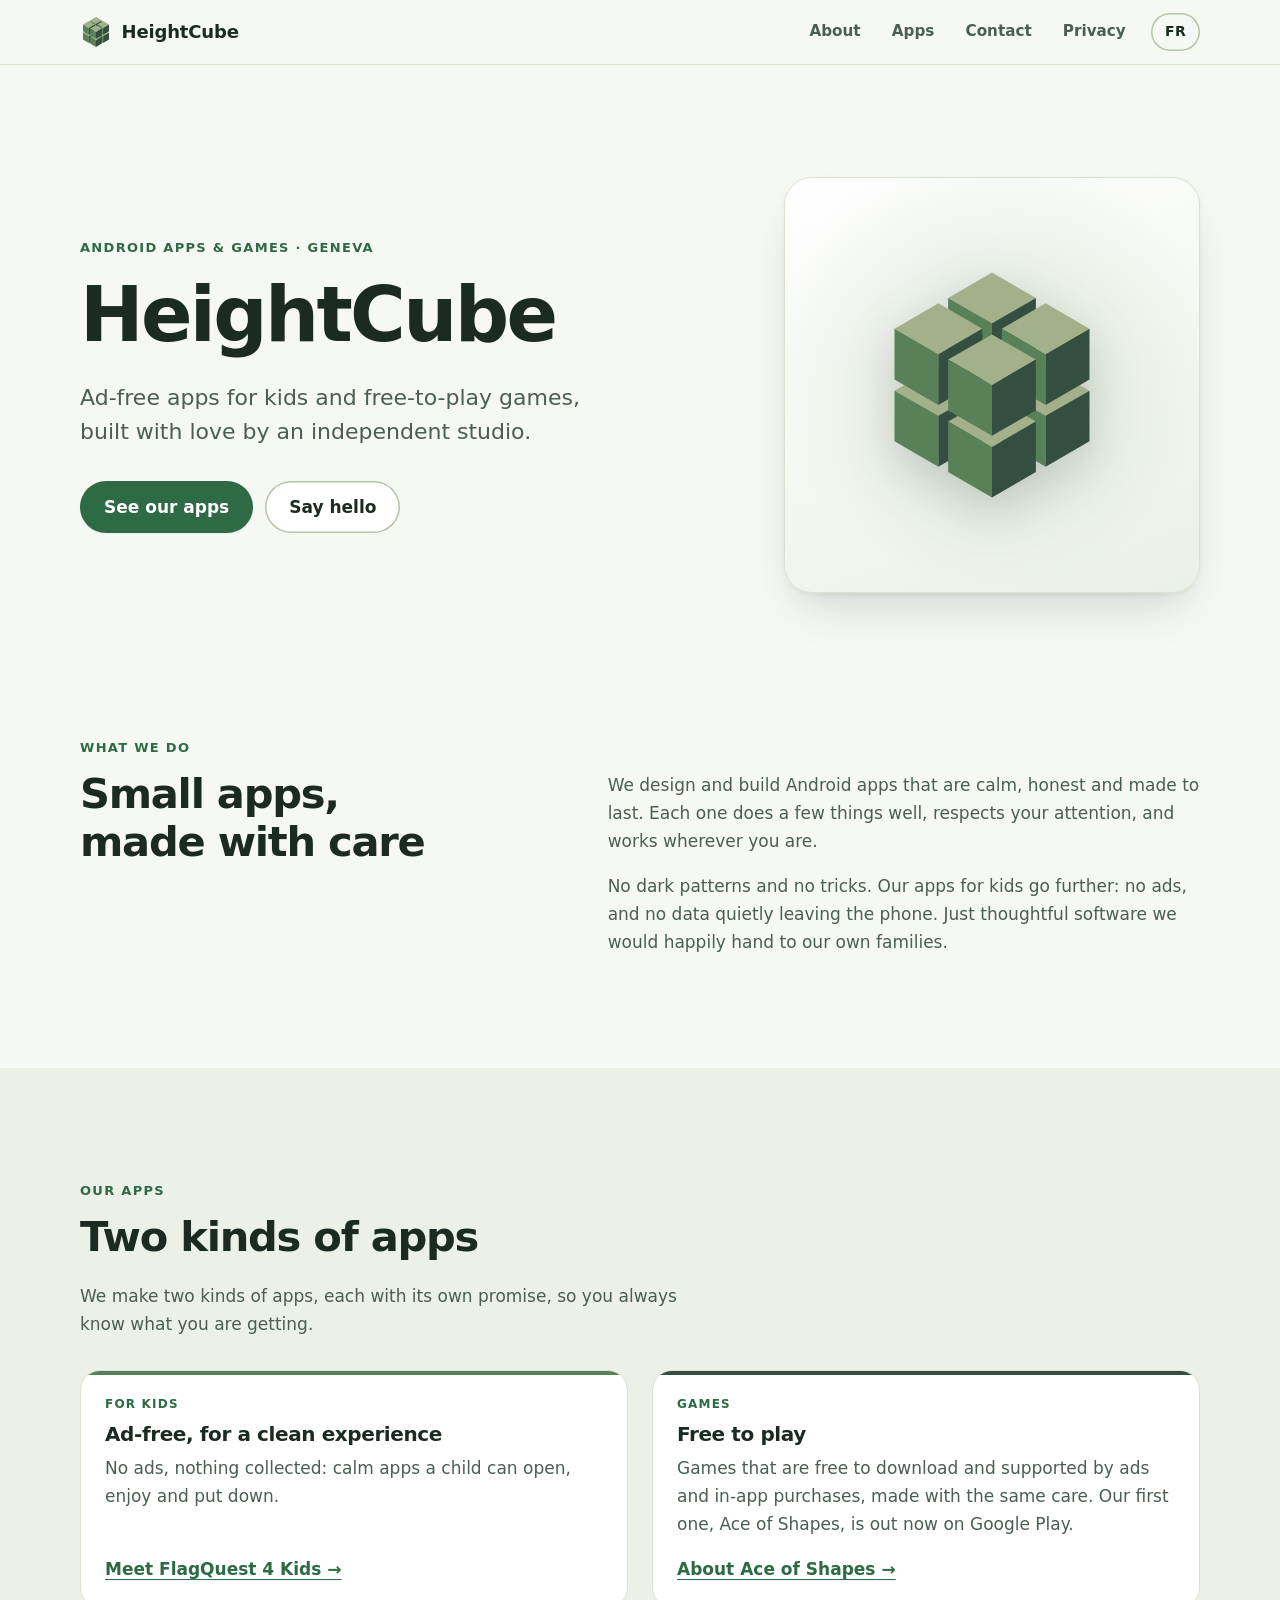
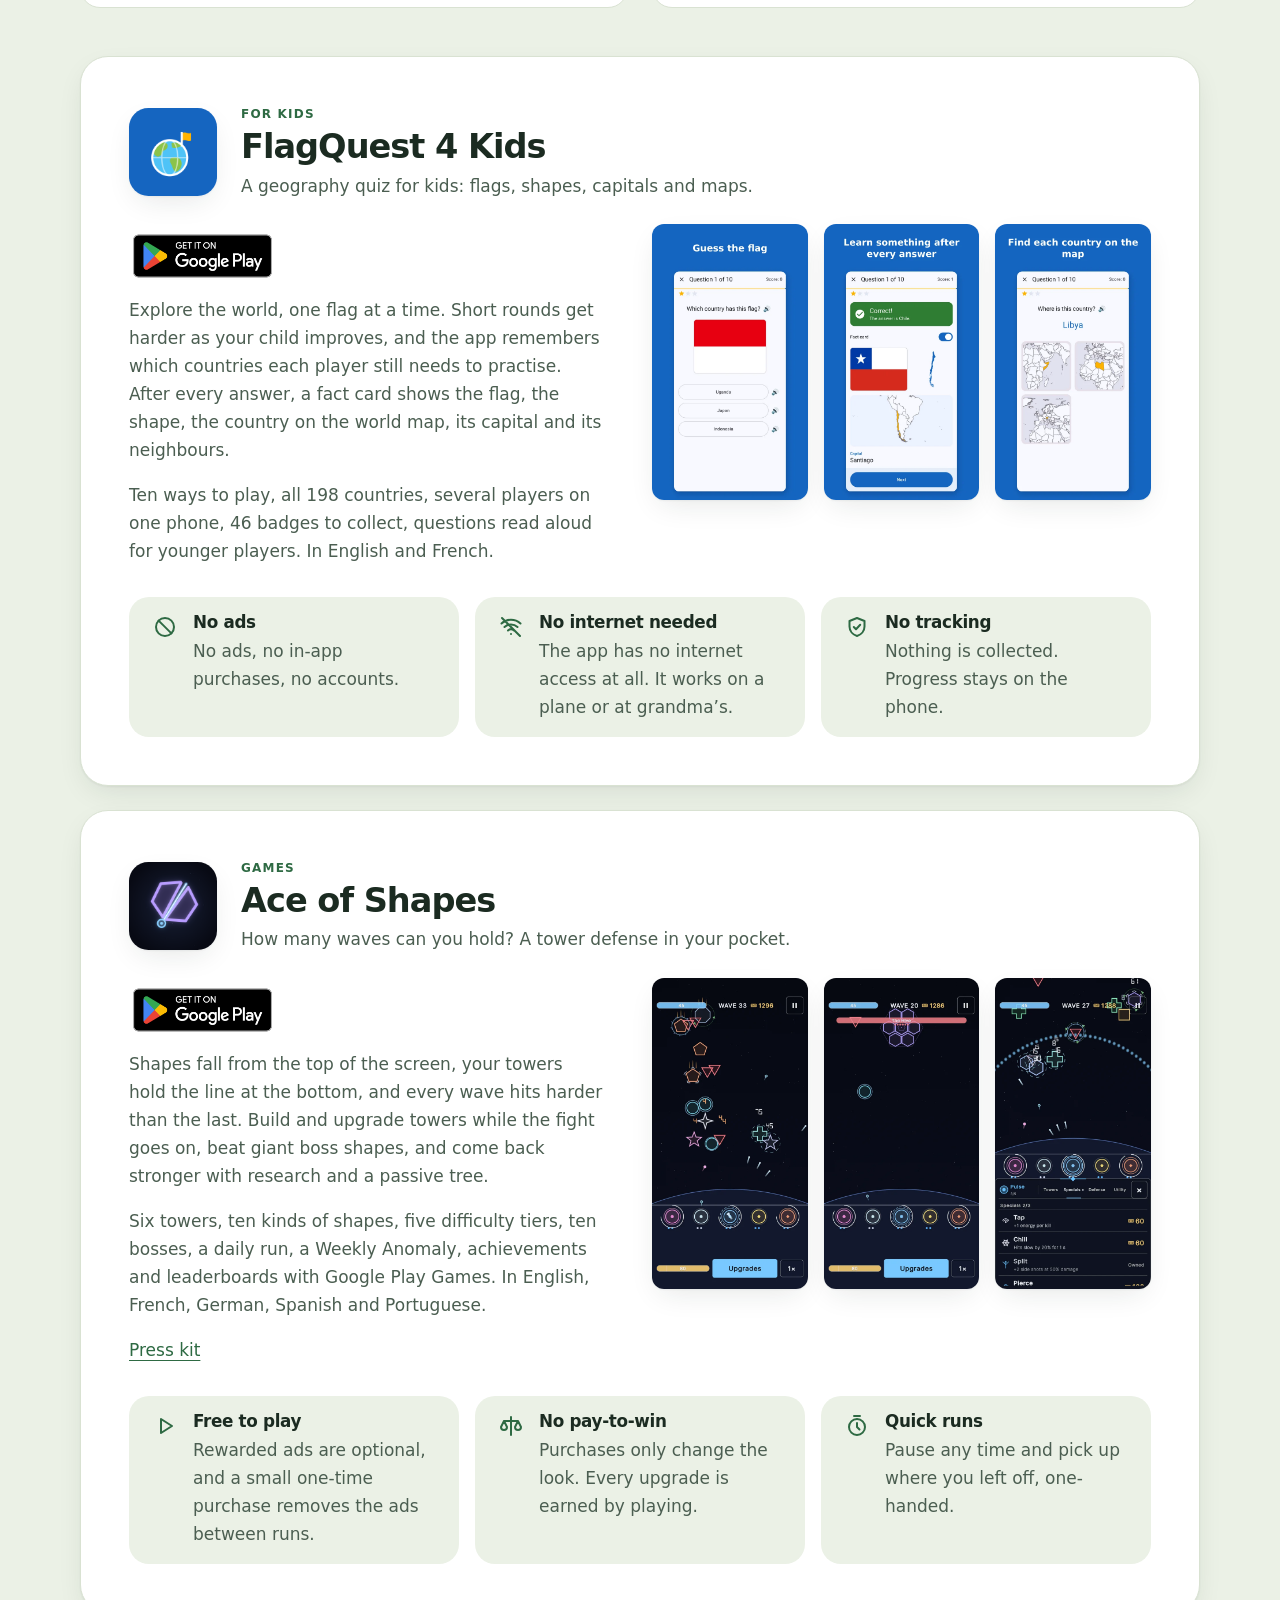
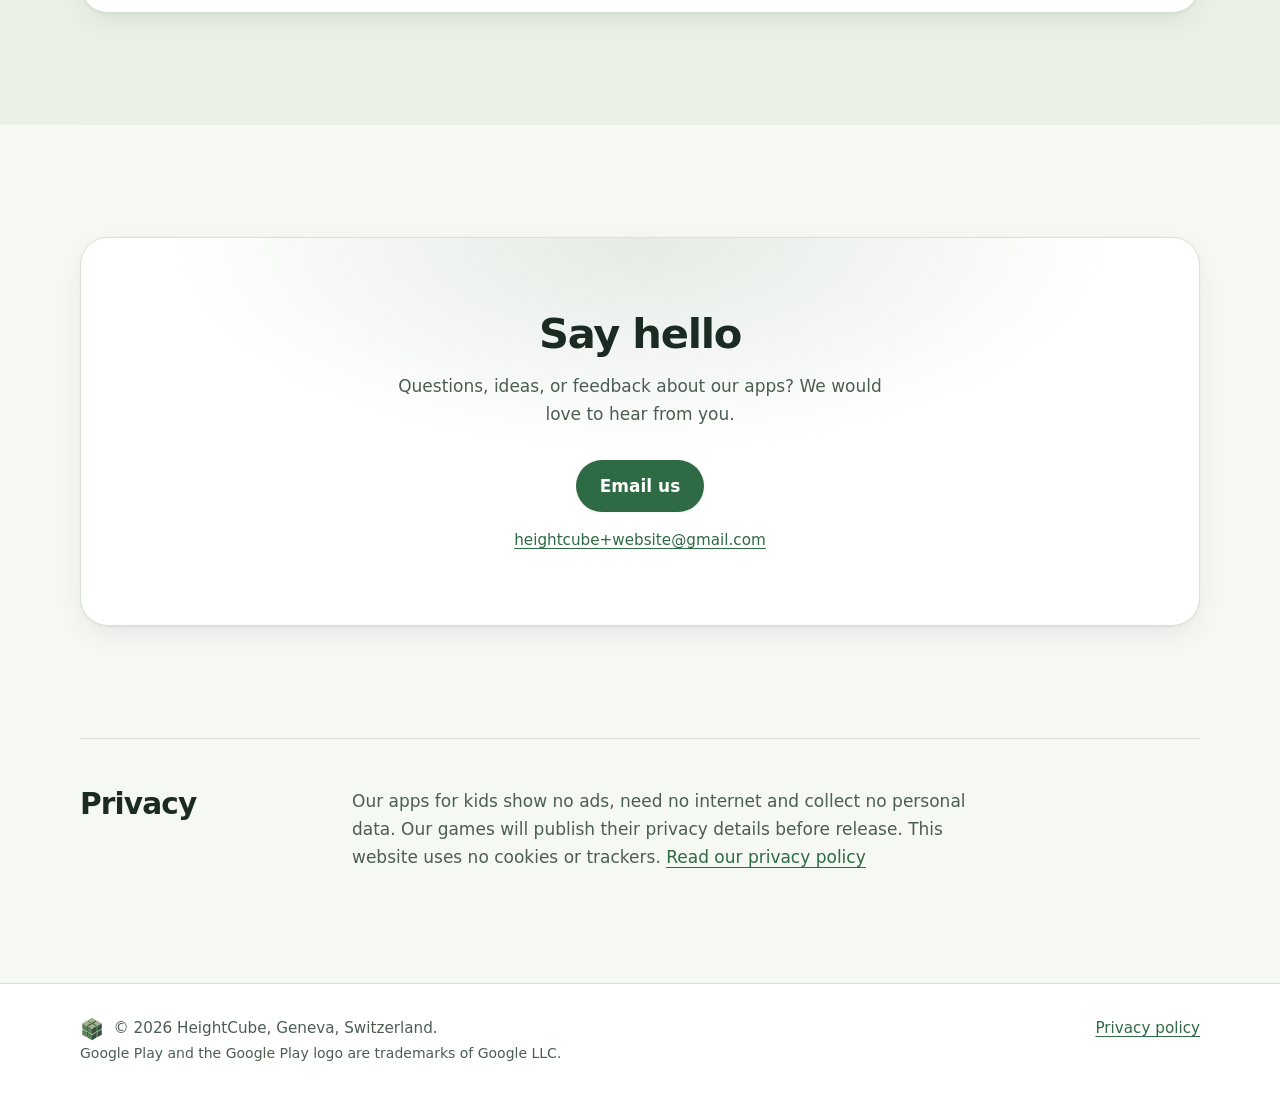
<file: index.html>
<!doctype html>
<html lang="en">
<head>
  <meta charset="utf-8">
  <meta name="viewport" content="width=device-width, initial-scale=1">
  <title>HeightCube — Independent Android studio in Geneva</title>
  <meta name="description" content="HeightCube is an independent studio based in Geneva, building Android apps with love: ad-free apps for kids, and free-to-play games.">
  <meta name="referrer" content="no-referrer">
  <meta name="theme-color" content="#f6f8f4" media="(prefers-color-scheme: light)">
  <meta name="theme-color" content="#111915" media="(prefers-color-scheme: dark)">
  <meta property="og:type" content="website">
  <meta property="og:site_name" content="HeightCube">
  <meta property="og:title" content="HeightCube">
  <meta property="og:description" content="An independent studio based in Geneva, building Android apps with love.">
  <meta property="og:url" content="https://heightcube.github.io/">
  <meta property="og:locale" content="en_US">
  <meta property="og:locale:alternate" content="fr_CH">
  <link rel="canonical" href="https://heightcube.github.io/">
  <link rel="alternate" hreflang="en" href="https://heightcube.github.io/">
  <link rel="alternate" hreflang="fr" href="https://heightcube.github.io/fr/">
  <link rel="alternate" hreflang="x-default" href="https://heightcube.github.io/">
  <link rel="icon" href="favicon.svg" type="image/svg+xml">
  <link rel="stylesheet" href="style.css">
</head>
<body>
  <a class="skip" href="#main">Skip to content</a>

  <header class="site-header">
    <div class="wrap">
      <a class="brand" href="#top" aria-label="HeightCube, back to top">
        <svg class="logo" viewBox="0 0 64 64" aria-hidden="true" focusable="false">
      <path class="t" d="M32 2.0L43.7 8.8L32 15.5L20.3 8.8Z"/>
      <path class="l" d="M20.3 22.3L32 29.0L32 15.5L20.3 8.8Z"/>
      <path class="r" d="M43.7 22.3L32 29.0L32 15.5L43.7 8.8Z"/>
      <path class="t" d="M17.7 26.7L29.4 33.5L17.7 40.2L6 33.5Z"/>
      <path class="l" d="M6 47.0L17.7 53.8L17.7 40.2L6 33.5Z"/>
      <path class="r" d="M29.4 47.0L17.7 53.8L17.7 40.2L29.4 33.5Z"/>
      <path class="t" d="M46.3 26.7L58 33.5L46.3 40.2L34.6 33.5Z"/>
      <path class="l" d="M34.6 47.0L46.3 53.8L46.3 40.2L34.6 33.5Z"/>
      <path class="r" d="M58 47.0L46.3 53.8L46.3 40.2L58 33.5Z"/>
      <path class="t" d="M17.7 10.2L29.4 17.0L17.7 23.8L6 17.0Z"/>
      <path class="l" d="M6 30.5L17.7 37.3L17.7 23.8L6 17.0Z"/>
      <path class="r" d="M29.4 30.5L17.7 37.3L17.7 23.8L29.4 17.0Z"/>
      <path class="t" d="M46.3 10.2L58 17.0L46.3 23.8L34.6 17.0Z"/>
      <path class="l" d="M34.6 30.5L46.3 37.3L46.3 23.8L34.6 17.0Z"/>
      <path class="r" d="M58 30.5L46.3 37.3L46.3 23.8L58 17.0Z"/>
      <path class="t" d="M32 35.0L43.7 41.7L32 48.5L20.3 41.7Z"/>
      <path class="l" d="M20.3 55.2L32 62.0L32 48.5L20.3 41.7Z"/>
      <path class="r" d="M43.7 55.2L32 62.0L32 48.5L43.7 41.7Z"/>
      <path class="t" d="M32 18.5L43.7 25.2L32 32.0L20.3 25.2Z"/>
      <path class="l" d="M20.3 38.8L32 45.5L32 32.0L20.3 25.2Z"/>
      <path class="r" d="M43.7 38.8L32 45.5L32 32.0L43.7 25.2Z"/>
        </svg>
        <span class="brand-name">HeightCube</span>
      </a>
      <nav class="site-nav" aria-label="Main">
        <ul>
          <li class="nav-about"><a href="#about">About</a></li>
          <li><a href="#apps">Apps</a></li>
          <li><a href="#contact">Contact</a></li>
          <li><a href="#privacy">Privacy</a></li>
          <li><a class="lang" href="fr/" hreflang="fr" lang="fr" aria-label="Version française">FR</a></li>
        </ul>
      </nav>
    </div>
  </header>

  <main id="main">
    <section id="top" class="wrap hero" aria-labelledby="hero-title">
      <div>
        <p class="eyebrow">Android apps &amp; games · Geneva</p>
        <h1 id="hero-title">HeightCube</h1>
        <p class="lead">Ad-free apps for kids and free-to-play games, built with love by an independent studio.</p>
        <div class="actions">
          <a class="btn" href="#apps">See our apps</a>
          <a class="btn btn-quiet" href="#contact">Say hello</a>
        </div>
      </div>
      <div class="hero-art">
        <img src="favicon.svg" width="64" height="64" alt="">
      </div>
    </section>

    <section id="about" class="wrap split" aria-labelledby="about-title">
      <div>
        <p class="eyebrow">What we do</p>
        <h2 id="about-title">Small apps, made with care</h2>
      </div>
      <div class="prose">
        <p>We design and build Android apps that are calm, honest and made to last. Each one does a few things well, respects your attention, and works wherever you are.</p>
        <p>No dark patterns and no tricks. Our apps for kids go further: no ads, and no data quietly leaving the phone. Just thoughtful software we would happily hand to our own families.</p>
      </div>
    </section>

    <section id="apps" class="wrap band" aria-labelledby="apps-title">
      <div class="section-head">
        <p class="eyebrow">Our apps</p>
        <h2 id="apps-title">Two kinds of apps</h2>
        <p>We make two kinds of apps, each with its own promise, so you always know what you are getting.</p>
      </div>
      <ul class="tiers">
        <li class="tier">
          <p class="tier-label">For kids</p>
          <h3>Ad-free, for a clean experience</h3>
          <p>No ads, nothing collected: calm apps a child can open, enjoy and put down.</p>
          <a href="#kids">Meet FlagQuest 4 Kids</a>
        </li>
        <li class="tier">
          <p class="tier-label">Games</p>
          <h3>Free to play</h3>
          <p>Games that are free to download and supported by ads and in-app purchases, made with the same care. Our first one, Ace of Shapes, is out now on Google Play.</p>
          <a href="#games">About Ace of Shapes</a>
        </li>
      </ul>

      <article id="kids" class="card app" aria-labelledby="kids-title">
        <div class="app-head">
          <img class="app-icon" src="apps/flagquest/icon.png" width="512" height="512" alt="">
          <div>
            <p class="tier-label">For kids</p>
            <h3 id="kids-title">FlagQuest 4 Kids</h3>
            <p class="app-tagline">A geography quiz for kids: flags, shapes, capitals and maps.</p>
          </div>
        </div>
        <div class="app-body">
          <div>
            <a class="play-badge" href="https://play.google.com/store/apps/details?id=com.heightcube.flagquest"><img src="apps/google-play-en.png" width="646" height="250" alt="Get it on Google Play"></a>
            <div class="prose">
              <p>Explore the world, one flag at a time. Short rounds get harder as your child improves, and the app remembers which countries each player still needs to practise. After every answer, a fact card shows the flag, the shape, the country on the world map, its capital and its neighbours.</p>
              <p>Ten ways to play, all 198 countries, several players on one phone, 46 badges to collect, questions read aloud for younger players. In English and French.</p>
            </div>
          </div>
          <ul class="shots">
            <li><img src="apps/flagquest/en/question.webp" width="540" height="960" loading="lazy" alt="A flag question: which country has this flag? Three answers to choose from."></li>
            <li><img src="apps/flagquest/en/feedback.webp" width="540" height="960" loading="lazy" alt="After the answer: the flag, the shape and the country highlighted on the world map."></li>
            <li><img src="apps/flagquest/en/map.webp" width="540" height="960" loading="lazy" alt="Find the country on the map: three world maps, pick the one where Libya is highlighted."></li>
          </ul>
        </div>
        <ul class="points">
          <li>
            <svg viewBox="0 0 24 24" aria-hidden="true" focusable="false"><circle cx="12" cy="12" r="9"/><path d="M5.6 5.6l12.8 12.8"/></svg>
            <div><h4>No ads</h4><p>No ads, no in-app purchases, no accounts.</p></div>
          </li>
          <li>
            <svg viewBox="0 0 24 24" aria-hidden="true" focusable="false"><path d="M2.5 8.5a14 14 0 0 1 19 0M5.5 12a9.5 9.5 0 0 1 13 0M9 15.5a4.5 4.5 0 0 1 6 0M12 19h.01M3 3l18 18"/></svg>
            <div><h4>No internet needed</h4><p>The app has no internet access at all. It works on a plane or at grandma’s.</p></div>
          </li>
          <li>
            <svg viewBox="0 0 24 24" aria-hidden="true" focusable="false"><path d="M12 3l7.5 3v5.5c0 4.5-3.2 8.2-7.5 9.5-4.3-1.3-7.5-5-7.5-9.5V6z"/><path d="M8.8 12l2.2 2.2 4.2-4.4"/></svg>
            <div><h4>No tracking</h4><p>Nothing is collected. Progress stays on the phone.</p></div>
          </li>
        </ul>
      </article>

      <article id="games" class="card app" aria-labelledby="games-title">
        <div class="app-head">
          <img class="app-icon" src="apps/aceofshapes/icon.png" width="512" height="512" alt="">
          <div>
            <p class="tier-label">Games</p>
            <h3 id="games-title">Ace of Shapes</h3>
            <p class="app-tagline">How many waves can you hold? A tower defense in your pocket.</p>
          </div>
        </div>
        <div class="app-body">
          <div>
            <a class="play-badge" href="https://play.google.com/store/apps/details?id=com.heightcube.aceofshapes&amp;hl=en"><img src="apps/google-play-en.png" width="646" height="250" alt="Get it on Google Play"></a>
            <div class="prose">
              <p>Shapes fall from the top of the screen, your towers hold the line at the bottom, and every wave hits harder than the last. Build and upgrade towers while the fight goes on, beat giant boss shapes, and come back stronger with research and a passive tree.</p>
              <p>Six towers, ten kinds of shapes, five difficulty tiers, ten bosses, a daily run, a Weekly Anomaly, achievements and leaderboards with Google Play Games. In English, French, German, Spanish and Portuguese.</p>
              <p><a href="aceofshapes/">Press kit</a></p>
            </div>
          </div>
          <ul class="shots">
            <li><img src="apps/aceofshapes/shots/1_field.webp" width="540" height="1080" loading="lazy" alt="A busy wave: towers hold the line against falling shapes"></li>
            <li><img src="apps/aceofshapes/shots/2_boss.webp" width="540" height="1080" loading="lazy" alt="A boss wave: the Hive, a cluster of cells around a core"></li>
            <li><img src="apps/aceofshapes/shots/3_upgrades.webp" width="540" height="1080" loading="lazy" alt="The upgrade menu, open while the fight goes on"></li>
          </ul>
        </div>
        <ul class="points">
          <li>
            <svg viewBox="0 0 24 24" aria-hidden="true" focusable="false"><path d="M8 5l11 7-11 7z"/></svg>
            <div><h4>Free to play</h4><p>Rewarded ads are optional, and a small one-time purchase removes the ads between runs.</p></div>
          </li>
          <li>
            <svg viewBox="0 0 24 24" aria-hidden="true" focusable="false"><path d="M12 3v18M5 7h14M5 7l-3 6a3 3 0 0 0 6 0zM19 7l-3 6a3 3 0 0 0 6 0z"/></svg>
            <div><h4>No pay-to-win</h4><p>Purchases only change the look. Every upgrade is earned by playing.</p></div>
          </li>
          <li>
            <svg viewBox="0 0 24 24" aria-hidden="true" focusable="false"><circle cx="12" cy="13" r="8"/><path d="M12 9v4l2.5 2.5M9 2h6"/></svg>
            <div><h4>Quick runs</h4><p>Pause any time and pick up where you left off, one-handed.</p></div>
          </li>
        </ul>
      </article>
    </section>

    <section id="contact" class="wrap contact" aria-labelledby="contact-title">
      <div class="card">
        <h2 id="contact-title">Say hello</h2>
        <div class="prose">
          <p>Questions, ideas, or feedback about our apps? We would love to hear from you.</p>
        </div>
        <div class="actions">
          <a class="btn" href="#contact" data-mail>Email us</a>
        </div>
        <p class="mail-line"><a href="#contact" data-mail data-mail-text>heightcube+website (at) gmail (dot) com</a></p>
      </div>
    </section>

    <section id="privacy" class="wrap privacy-note" aria-labelledby="privacy-title">
      <div class="wrap-inner">
        <h2 id="privacy-title">Privacy</h2>
        <div class="prose">
          <p>Our apps for kids show no ads, need no internet and collect no personal data. Our games will publish their privacy details before release. This website uses no cookies or trackers. <a href="privacy.html">Read our privacy policy</a></p>
        </div>
      </div>
    </section>
  </main>

  <footer class="site-footer">
    <div class="wrap">
      <p class="footer-brand"><img src="favicon.svg" width="24" height="24" alt="">© 2026 HeightCube, Geneva, Switzerland.</p>
      <p><a href="privacy.html">Privacy policy</a></p>
    </div>
    <div class="wrap"><p class="tm-note">Google Play and the Google Play logo are trademarks of Google LLC.</p></div>
  </footer>

  <script src="site.js"></script>
</body>
</html>
</file>
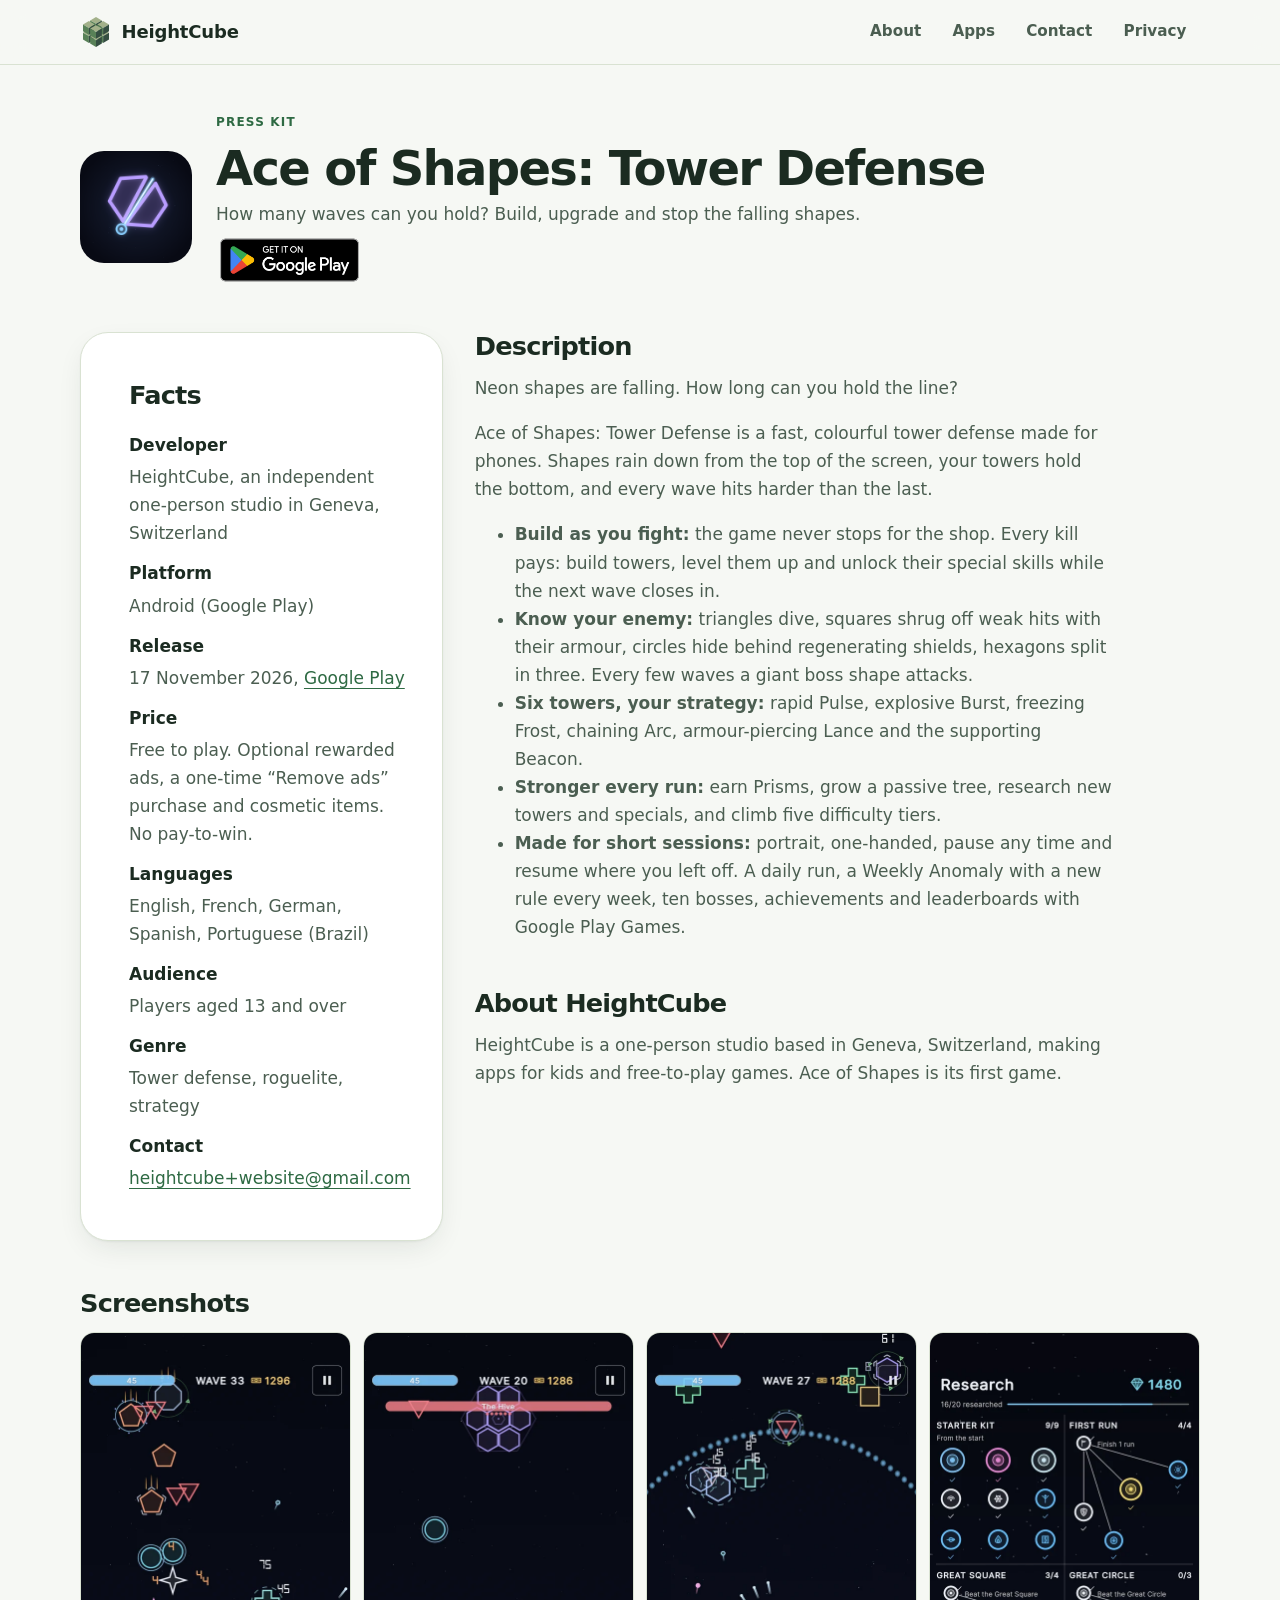
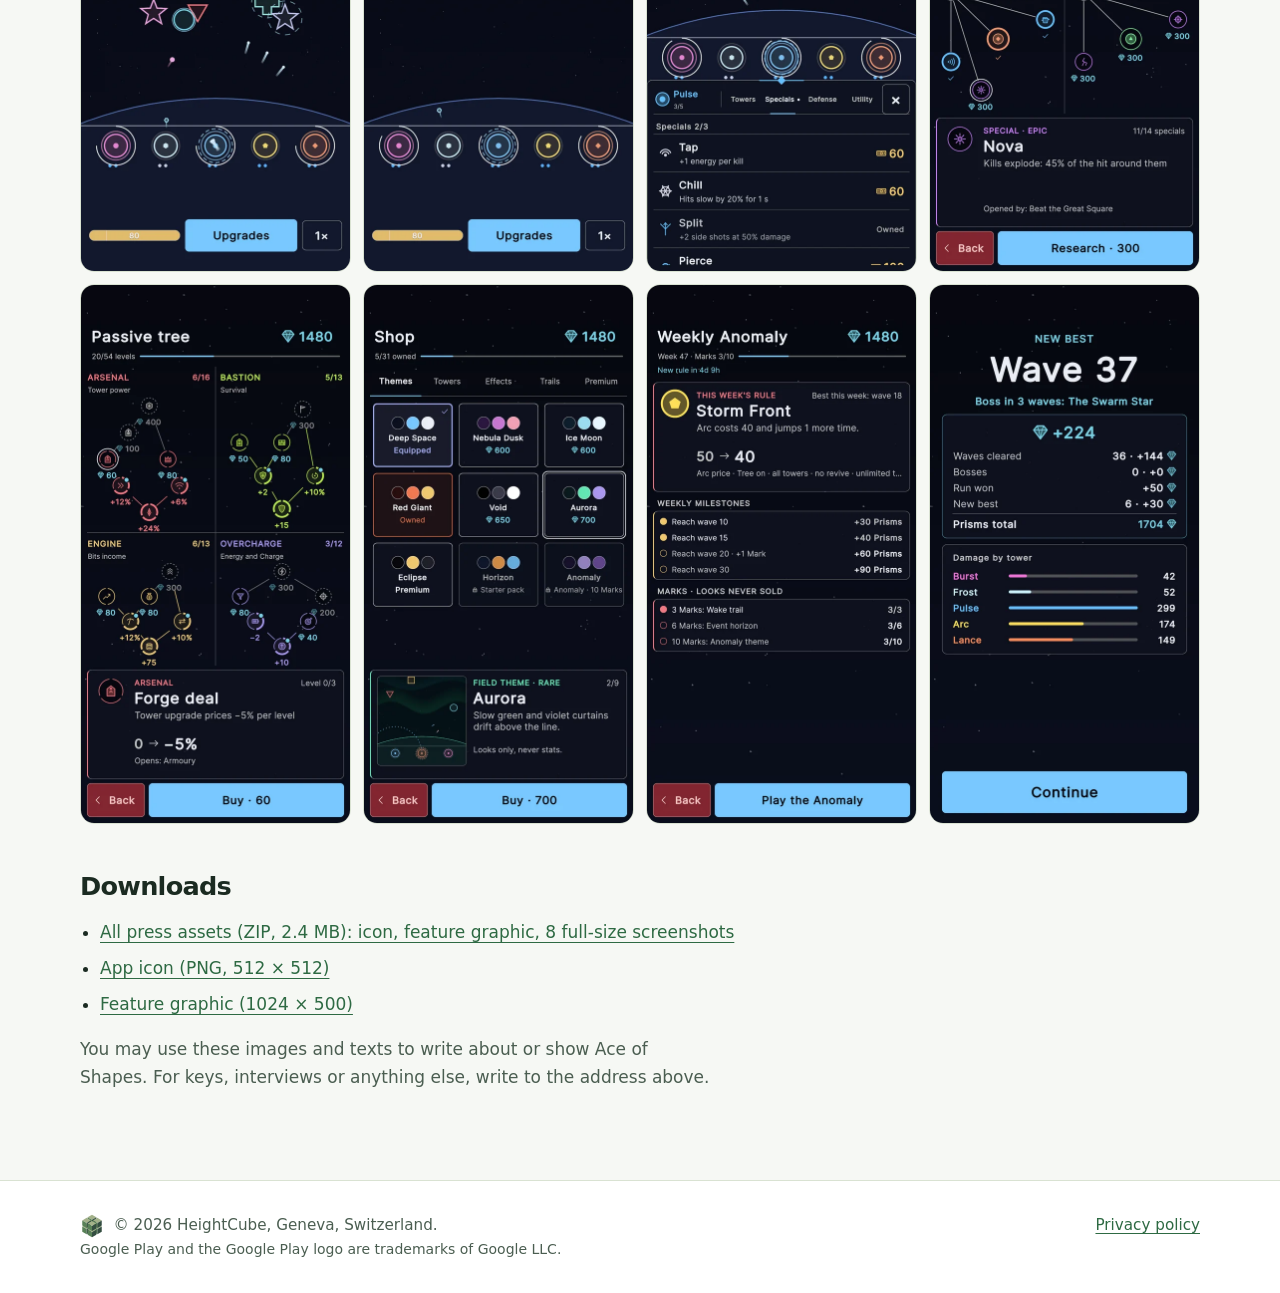
<file: aceofshapes/index.html>
<!doctype html>
<html lang="en">
<head>
  <meta charset="utf-8">
  <meta name="viewport" content="width=device-width, initial-scale=1">
  <title>Ace of Shapes press kit — HeightCube</title>
  <meta name="description" content="Press kit for Ace of Shapes: Tower Defense, a free-to-play tower defense game for Android by HeightCube: facts, description, screenshots and logos to download.">
  <meta name="referrer" content="no-referrer">
  <meta name="theme-color" content="#f6f8f4" media="(prefers-color-scheme: light)">
  <meta name="theme-color" content="#111915" media="(prefers-color-scheme: dark)">
  <meta property="og:type" content="website">
  <meta property="og:site_name" content="HeightCube">
  <meta property="og:title" content="Ace of Shapes press kit — HeightCube">
  <meta property="og:description" content="How many waves can you hold? Facts, screenshots and logos for Ace of Shapes: Tower Defense.">
  <meta property="og:image" content="https://heightcube.github.io/apps/aceofshapes/feature.webp">
  <meta property="og:url" content="https://heightcube.github.io/aceofshapes/">
  <meta property="og:locale" content="en_US">
  <link rel="canonical" href="https://heightcube.github.io/aceofshapes/">
  <link rel="icon" href="../favicon.svg" type="image/svg+xml">
  <link rel="stylesheet" href="../style.css">
</head>
<body>
  <a class="skip" href="#main">Skip to content</a>

  <header class="site-header">
    <div class="wrap">
      <a class="brand" href="../index.html" aria-label="HeightCube, home">
        <svg class="logo" viewBox="0 0 64 64" aria-hidden="true" focusable="false">
      <path class="t" d="M32 2.0L43.7 8.8L32 15.5L20.3 8.8Z"/>
      <path class="l" d="M20.3 22.3L32 29.0L32 15.5L20.3 8.8Z"/>
      <path class="r" d="M43.7 22.3L32 29.0L32 15.5L43.7 8.8Z"/>
      <path class="t" d="M17.7 26.7L29.4 33.5L17.7 40.2L6 33.5Z"/>
      <path class="l" d="M6 47.0L17.7 53.8L17.7 40.2L6 33.5Z"/>
      <path class="r" d="M29.4 47.0L17.7 53.8L17.7 40.2L29.4 33.5Z"/>
      <path class="t" d="M46.3 26.7L58 33.5L46.3 40.2L34.6 33.5Z"/>
      <path class="l" d="M34.6 47.0L46.3 53.8L46.3 40.2L34.6 33.5Z"/>
      <path class="r" d="M58 47.0L46.3 53.8L46.3 40.2L58 33.5Z"/>
      <path class="t" d="M17.7 10.2L29.4 17.0L17.7 23.8L6 17.0Z"/>
      <path class="l" d="M6 30.5L17.7 37.3L17.7 23.8L6 17.0Z"/>
      <path class="r" d="M29.4 30.5L17.7 37.3L17.7 23.8L29.4 17.0Z"/>
      <path class="t" d="M46.3 10.2L58 17.0L46.3 23.8L34.6 17.0Z"/>
      <path class="l" d="M34.6 30.5L46.3 37.3L46.3 23.8L34.6 17.0Z"/>
      <path class="r" d="M58 30.5L46.3 37.3L46.3 23.8L58 17.0Z"/>
      <path class="t" d="M32 35.0L43.7 41.7L32 48.5L20.3 41.7Z"/>
      <path class="l" d="M20.3 55.2L32 62.0L32 48.5L20.3 41.7Z"/>
      <path class="r" d="M43.7 55.2L32 62.0L32 48.5L43.7 41.7Z"/>
      <path class="t" d="M32 18.5L43.7 25.2L32 32.0L20.3 25.2Z"/>
      <path class="l" d="M20.3 38.8L32 45.5L32 32.0L20.3 25.2Z"/>
      <path class="r" d="M43.7 38.8L32 45.5L32 32.0L43.7 25.2Z"/>
        </svg>
        <span class="brand-name">HeightCube</span>
      </a>
      <nav class="site-nav" aria-label="Main">
        <ul>
          <li class="nav-about"><a href="../index.html#about">About</a></li>
          <li><a href="../index.html#apps">Apps</a></li>
          <li><a href="../index.html#contact">Contact</a></li>
          <li><a href="../privacy.html">Privacy</a></li>
        </ul>
      </nav>
    </div>
  </header>

  <main id="main">
    <section class="wrap presskit" aria-labelledby="pk-title">
      <div class="pk-head">
        <img class="pk-icon" src="../apps/aceofshapes/icon.png" width="128" height="128" alt="Ace of Shapes app icon">
        <div>
          <p class="tier-label">Press kit</p>
          <h1 id="pk-title">Ace of Shapes: Tower Defense</h1>
          <p class="app-tagline">How many waves can you hold? Build, upgrade and stop the falling shapes.</p>
          <a class="play-badge" href="https://play.google.com/store/apps/details?id=com.heightcube.aceofshapes&amp;hl=en"><img src="../apps/google-play-en.png" width="646" height="250" alt="Get it on Google Play"></a>
        </div>
      </div>

      <div class="pk-grid">
        <div class="card pk-facts">
          <h2>Facts</h2>
          <dl>
            <dt>Developer</dt><dd>HeightCube, an independent one-person studio in Geneva, Switzerland</dd>
            <dt>Platform</dt><dd>Android (Google Play)</dd>
            <dt>Release</dt><dd>17 November 2026, <a href="https://play.google.com/store/apps/details?id=com.heightcube.aceofshapes&amp;hl=en">Google Play</a></dd>
            <dt>Price</dt><dd>Free to play. Optional rewarded ads, a one-time “Remove ads” purchase and cosmetic items. No pay-to-win.</dd>
            <dt>Languages</dt><dd>English, French, German, Spanish, Portuguese (Brazil)</dd>
            <dt>Audience</dt><dd>Players aged 13 and over</dd>
            <dt>Genre</dt><dd>Tower defense, roguelite, strategy</dd>
            <dt>Contact</dt><dd><a href="../index.html#contact" data-mail data-mail-text>heightcube+website (at) gmail (dot) com</a></dd>
          </dl>
        </div>

        <div class="prose pk-desc">
          <h2>Description</h2>
          <p>Neon shapes are falling. How long can you hold the line?</p>
          <p>Ace of Shapes: Tower Defense is a fast, colourful tower defense made for phones. Shapes rain down from the top of the screen, your towers hold the bottom, and every wave hits harder than the last.</p>
          <ul>
            <li><strong>Build as you fight:</strong> the game never stops for the shop. Every kill pays: build towers, level them up and unlock their special skills while the next wave closes in.</li>
            <li><strong>Know your enemy:</strong> triangles dive, squares shrug off weak hits with their armour, circles hide behind regenerating shields, hexagons split in three. Every few waves a giant boss shape attacks.</li>
            <li><strong>Six towers, your strategy:</strong> rapid Pulse, explosive Burst, freezing Frost, chaining Arc, armour-piercing Lance and the supporting Beacon.</li>
            <li><strong>Stronger every run:</strong> earn Prisms, grow a passive tree, research new towers and specials, and climb five difficulty tiers.</li>
            <li><strong>Made for short sessions:</strong> portrait, one-handed, pause any time and resume where you left off. A daily run, a Weekly Anomaly with a new rule every week, ten bosses, achievements and leaderboards with Google Play Games.</li>
          </ul>
          <h2>About HeightCube</h2>
          <p>HeightCube is a one-person studio based in Geneva, Switzerland, making apps for kids and free-to-play games. Ace of Shapes is its first game.</p>
        </div>
      </div>

      <h2 id="pk-shots">Screenshots</h2>
      <ul class="pk-gallery" aria-labelledby="pk-shots">
          <li><a href="../apps/aceofshapes/shots/1_field.webp"><img src="../apps/aceofshapes/shots/1_field.webp" width="540" height="1080" loading="lazy" alt="A busy wave: towers at the bottom hold the line against falling shapes"></a></li>
          <li><a href="../apps/aceofshapes/shots/2_boss.webp"><img src="../apps/aceofshapes/shots/2_boss.webp" width="540" height="1080" loading="lazy" alt="A boss wave: the Hive, a cluster of cells around a core"></a></li>
          <li><a href="../apps/aceofshapes/shots/3_upgrades.webp"><img src="../apps/aceofshapes/shots/3_upgrades.webp" width="540" height="1080" loading="lazy" alt="The upgrade menu: the field towers are the picker, upgrades below while the fight goes on"></a></li>
          <li><a href="../apps/aceofshapes/shots/4_research.webp"><img src="../apps/aceofshapes/shots/4_research.webp" width="540" height="1080" loading="lazy" alt="Research: unlock towers and specials with Prisms"></a></li>
          <li><a href="../apps/aceofshapes/shots/5_passive_tree.webp"><img src="../apps/aceofshapes/shots/5_passive_tree.webp" width="540" height="1080" loading="lazy" alt="The passive tree with four branches"></a></li>
          <li><a href="../apps/aceofshapes/shots/6_shop.webp"><img src="../apps/aceofshapes/shots/6_shop.webp" width="540" height="1080" loading="lazy" alt="The cosmetics shop: themes that change only the look"></a></li>
          <li><a href="../apps/aceofshapes/shots/7_anomaly.webp"><img src="../apps/aceofshapes/shots/7_anomaly.webp" width="540" height="1080" loading="lazy" alt="The Weekly Anomaly: one special rule for everyone each week"></a></li>
          <li><a href="../apps/aceofshapes/shots/8_run_end.webp"><img src="../apps/aceofshapes/shots/8_run_end.webp" width="540" height="1080" loading="lazy" alt="Run end: a new best wave and the Prisms earned"></a></li>
      </ul>

      <h2>Downloads</h2>
      <ul class="pk-downloads">
        <li><a href="../apps/aceofshapes/aceofshapes-presskit.zip" download>All press assets (ZIP, 2.4 MB): icon, feature graphic, 8 full-size screenshots</a></li>
        <li><a href="../apps/aceofshapes/icon.png" download>App icon (PNG, 512 × 512)</a></li>
        <li><a href="../apps/aceofshapes/feature.webp" download>Feature graphic (1024 × 500)</a></li>
      </ul>
      <p class="pk-note">You may use these images and texts to write about or show Ace of Shapes. For keys, interviews or anything else, write to the address above.</p>
    </section>
  </main>

  <footer class="site-footer">
    <div class="wrap">
      <p class="footer-brand"><img src="../favicon.svg" width="24" height="24" alt="">© 2026 HeightCube, Geneva, Switzerland.</p>
      <p><a href="../privacy.html">Privacy policy</a></p>
    </div>
    <div class="wrap"><p class="tm-note">Google Play and the Google Play logo are trademarks of Google LLC.</p></div>
  </footer>

  <script src="../site.js"></script>
</body>
</html>
</file>
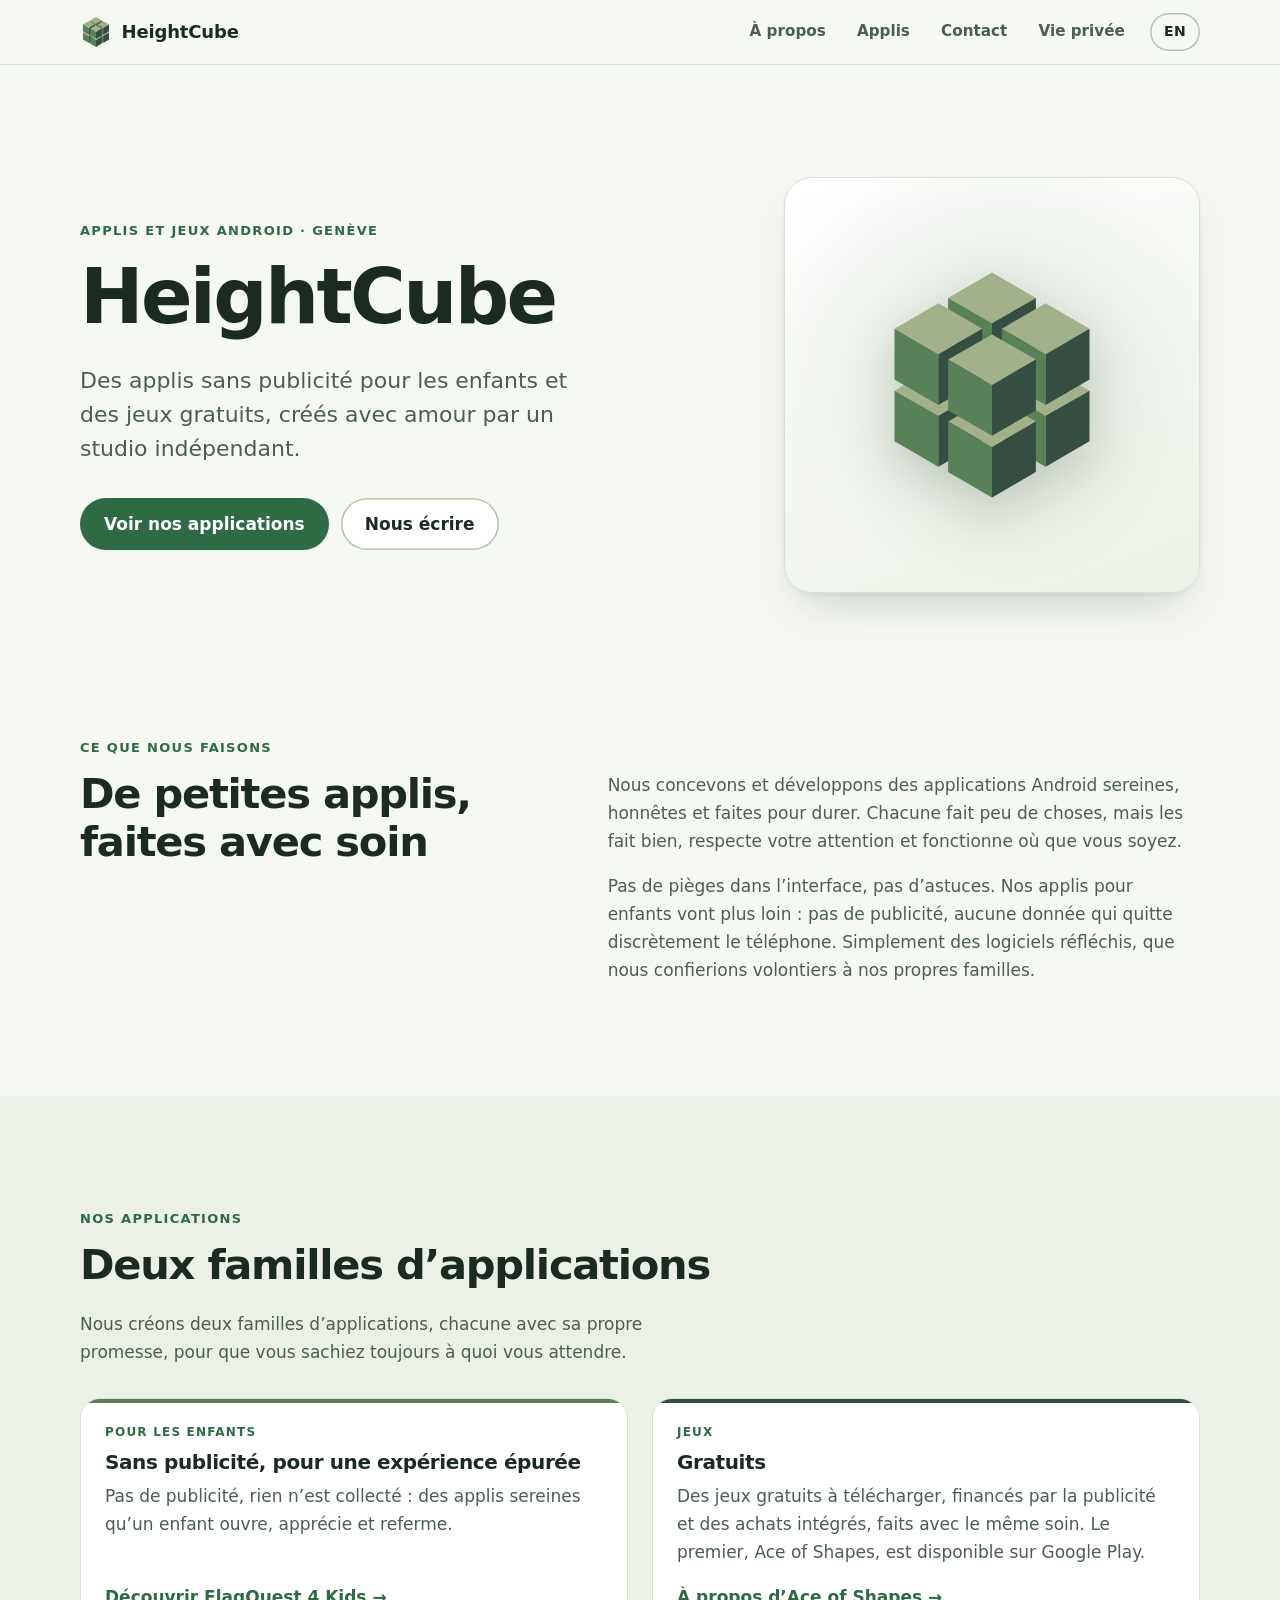
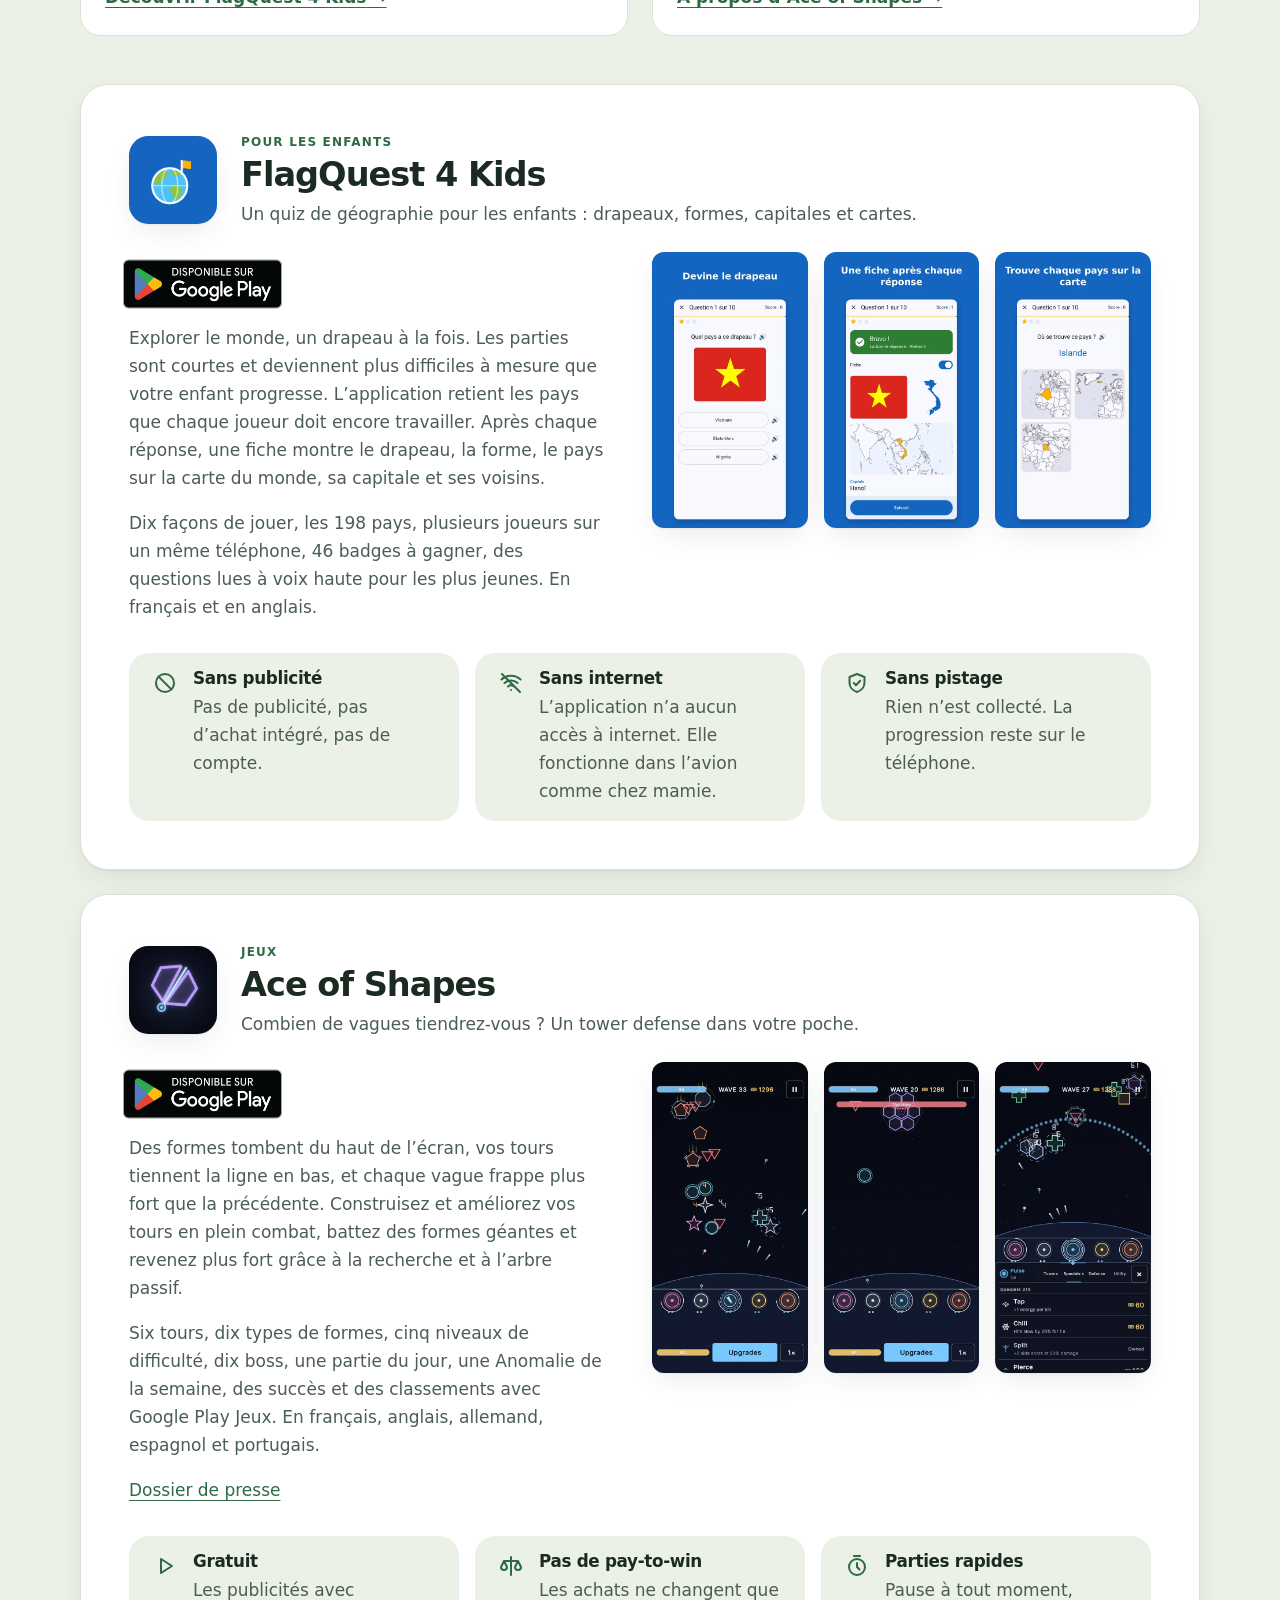
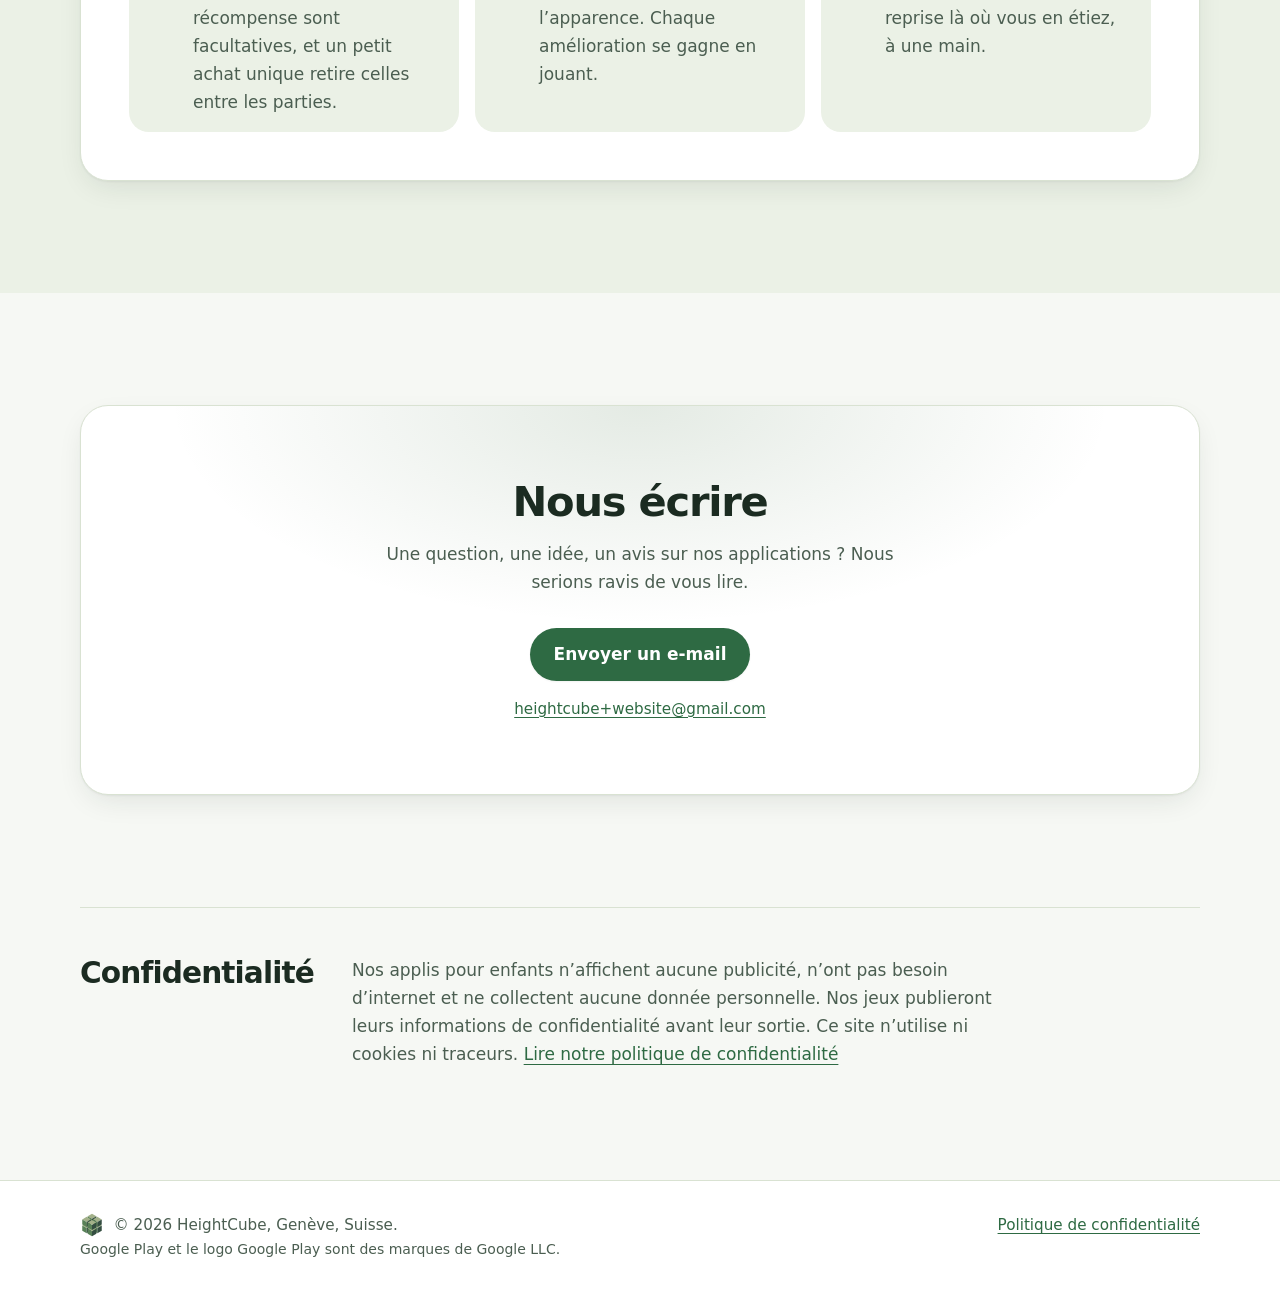
<file: fr/index.html>
<!doctype html>
<html lang="fr">
<head>
  <meta charset="utf-8">
  <meta name="viewport" content="width=device-width, initial-scale=1">
  <title>HeightCube — Studio Android indépendant à Genève</title>
  <meta name="description" content="HeightCube est un studio indépendant basé à Genève qui crée avec amour des applications Android. Des applis sans publicité pour les enfants, et des jeux gratuits.">
  <meta name="referrer" content="no-referrer">
  <meta name="theme-color" content="#f6f8f4" media="(prefers-color-scheme: light)">
  <meta name="theme-color" content="#111915" media="(prefers-color-scheme: dark)">
  <meta property="og:type" content="website">
  <meta property="og:site_name" content="HeightCube">
  <meta property="og:title" content="HeightCube">
  <meta property="og:description" content="Un studio indépendant basé à Genève qui crée avec amour des applications Android.">
  <meta property="og:url" content="https://heightcube.github.io/fr/">
  <meta property="og:locale" content="fr_CH">
  <meta property="og:locale:alternate" content="en_US">
  <link rel="canonical" href="https://heightcube.github.io/fr/">
  <link rel="alternate" hreflang="en" href="https://heightcube.github.io/">
  <link rel="alternate" hreflang="fr" href="https://heightcube.github.io/fr/">
  <link rel="alternate" hreflang="x-default" href="https://heightcube.github.io/">
  <link rel="icon" href="../favicon.svg" type="image/svg+xml">
  <link rel="stylesheet" href="../style.css">
</head>
<body>
  <a class="skip" href="#main">Aller au contenu</a>

  <header class="site-header">
    <div class="wrap">
      <a class="brand" href="#top" aria-label="HeightCube, retour en haut">
        <svg class="logo" viewBox="0 0 64 64" aria-hidden="true" focusable="false">
      <path class="t" d="M32 2.0L43.7 8.8L32 15.5L20.3 8.8Z"/>
      <path class="l" d="M20.3 22.3L32 29.0L32 15.5L20.3 8.8Z"/>
      <path class="r" d="M43.7 22.3L32 29.0L32 15.5L43.7 8.8Z"/>
      <path class="t" d="M17.7 26.7L29.4 33.5L17.7 40.2L6 33.5Z"/>
      <path class="l" d="M6 47.0L17.7 53.8L17.7 40.2L6 33.5Z"/>
      <path class="r" d="M29.4 47.0L17.7 53.8L17.7 40.2L29.4 33.5Z"/>
      <path class="t" d="M46.3 26.7L58 33.5L46.3 40.2L34.6 33.5Z"/>
      <path class="l" d="M34.6 47.0L46.3 53.8L46.3 40.2L34.6 33.5Z"/>
      <path class="r" d="M58 47.0L46.3 53.8L46.3 40.2L58 33.5Z"/>
      <path class="t" d="M17.7 10.2L29.4 17.0L17.7 23.8L6 17.0Z"/>
      <path class="l" d="M6 30.5L17.7 37.3L17.7 23.8L6 17.0Z"/>
      <path class="r" d="M29.4 30.5L17.7 37.3L17.7 23.8L29.4 17.0Z"/>
      <path class="t" d="M46.3 10.2L58 17.0L46.3 23.8L34.6 17.0Z"/>
      <path class="l" d="M34.6 30.5L46.3 37.3L46.3 23.8L34.6 17.0Z"/>
      <path class="r" d="M58 30.5L46.3 37.3L46.3 23.8L58 17.0Z"/>
      <path class="t" d="M32 35.0L43.7 41.7L32 48.5L20.3 41.7Z"/>
      <path class="l" d="M20.3 55.2L32 62.0L32 48.5L20.3 41.7Z"/>
      <path class="r" d="M43.7 55.2L32 62.0L32 48.5L43.7 41.7Z"/>
      <path class="t" d="M32 18.5L43.7 25.2L32 32.0L20.3 25.2Z"/>
      <path class="l" d="M20.3 38.8L32 45.5L32 32.0L20.3 25.2Z"/>
      <path class="r" d="M43.7 38.8L32 45.5L32 32.0L43.7 25.2Z"/>
        </svg>
        <span class="brand-name">HeightCube</span>
      </a>
      <nav class="site-nav" aria-label="Principal">
        <ul>
          <li class="nav-about"><a href="#about">À propos</a></li>
          <li><a href="#apps">Applis</a></li>
          <li><a href="#contact">Contact</a></li>
          <li><a href="#privacy">Vie privée</a></li>
          <li><a class="lang" href="../" hreflang="en" lang="en" aria-label="English version">EN</a></li>
        </ul>
      </nav>
    </div>
  </header>

  <main id="main">
    <section id="top" class="wrap hero" aria-labelledby="hero-title">
      <div>
        <p class="eyebrow">Applis et jeux Android · Genève</p>
        <h1 id="hero-title">HeightCube</h1>
        <p class="lead">Des applis sans publicité pour les enfants et des jeux gratuits, créés avec amour par un studio indépendant.</p>
        <div class="actions">
          <a class="btn" href="#apps">Voir nos applications</a>
          <a class="btn btn-quiet" href="#contact">Nous écrire</a>
        </div>
      </div>
      <div class="hero-art">
        <img src="../favicon.svg" width="64" height="64" alt="">
      </div>
    </section>

    <section id="about" class="wrap split" aria-labelledby="about-title">
      <div>
        <p class="eyebrow">Ce que nous faisons</p>
        <h2 id="about-title">De petites applis, faites avec soin</h2>
      </div>
      <div class="prose">
        <p>Nous concevons et développons des applications Android sereines, honnêtes et faites pour durer. Chacune fait peu de choses, mais les fait bien, respecte votre attention et fonctionne où que vous soyez.</p>
        <p>Pas de pièges dans l’interface, pas d’astuces. Nos applis pour enfants vont plus loin : pas de publicité, aucune donnée qui quitte discrètement le téléphone. Simplement des logiciels réfléchis, que nous confierions volontiers à nos propres familles.</p>
      </div>
    </section>

    <section id="apps" class="wrap band" aria-labelledby="apps-title">
      <div class="section-head">
        <p class="eyebrow">Nos applications</p>
        <h2 id="apps-title">Deux familles d’applications</h2>
        <p>Nous créons deux familles d’applications, chacune avec sa propre promesse, pour que vous sachiez toujours à quoi vous attendre.</p>
      </div>
      <ul class="tiers">
        <li class="tier">
          <p class="tier-label">Pour les enfants</p>
          <h3>Sans publicité, pour une expérience épurée</h3>
          <p>Pas de publicité, rien n’est collecté : des applis sereines qu’un enfant ouvre, apprécie et referme.</p>
          <a href="#kids">Découvrir FlagQuest 4 Kids</a>
        </li>
        <li class="tier">
          <p class="tier-label">Jeux</p>
          <h3>Gratuits</h3>
          <p>Des jeux gratuits à télécharger, financés par la publicité et des achats intégrés, faits avec le même soin. Le premier, Ace of Shapes, est disponible sur Google Play.</p>
          <a href="#games">À propos d’Ace of Shapes</a>
        </li>
      </ul>

      <article id="kids" class="card app" aria-labelledby="kids-title">
        <div class="app-head">
          <img class="app-icon" src="../apps/flagquest/icon.png" width="512" height="512" alt="">
          <div>
            <p class="tier-label">Pour les enfants</p>
            <h3 id="kids-title">FlagQuest 4 Kids</h3>
            <p class="app-tagline">Un quiz de géographie pour les enfants : drapeaux, formes, capitales et cartes.</p>
          </div>
        </div>
        <div class="app-body">
          <div>
            <a class="play-badge" href="https://play.google.com/store/apps/details?id=com.heightcube.flagquest&amp;hl=fr"><img src="../apps/google-play-fr.png" width="646" height="250" alt="Disponible sur Google Play"></a>
            <div class="prose">
              <p>Explorer le monde, un drapeau à la fois. Les parties sont courtes et deviennent plus difficiles à mesure que votre enfant progresse. L’application retient les pays que chaque joueur doit encore travailler. Après chaque réponse, une fiche montre le drapeau, la forme, le pays sur la carte du monde, sa capitale et ses voisins.</p>
              <p>Dix façons de jouer, les 198 pays, plusieurs joueurs sur un même téléphone, 46 badges à gagner, des questions lues à voix haute pour les plus jeunes. En français et en anglais.</p>
            </div>
          </div>
          <ul class="shots">
            <li><img src="../apps/flagquest/fr/question.webp" width="540" height="960" loading="lazy" alt="Une question sur un drapeau : à quel pays appartient ce drapeau ? Trois réponses au choix."></li>
            <li><img src="../apps/flagquest/fr/feedback.webp" width="540" height="960" loading="lazy" alt="Après la réponse : le drapeau, la forme et le pays mis en évidence sur la carte du monde."></li>
            <li><img src="../apps/flagquest/fr/map.webp" width="540" height="960" loading="lazy" alt="Trouver le pays sur la carte : trois cartes du monde, choisir celle où l’Islande est mise en évidence."></li>
          </ul>
        </div>
        <ul class="points">
          <li>
            <svg viewBox="0 0 24 24" aria-hidden="true" focusable="false"><circle cx="12" cy="12" r="9"/><path d="M5.6 5.6l12.8 12.8"/></svg>
            <div><h4>Sans publicité</h4><p>Pas de publicité, pas d’achat intégré, pas de compte.</p></div>
          </li>
          <li>
            <svg viewBox="0 0 24 24" aria-hidden="true" focusable="false"><path d="M2.5 8.5a14 14 0 0 1 19 0M5.5 12a9.5 9.5 0 0 1 13 0M9 15.5a4.5 4.5 0 0 1 6 0M12 19h.01M3 3l18 18"/></svg>
            <div><h4>Sans internet</h4><p>L’application n’a aucun accès à internet. Elle fonctionne dans l’avion comme chez mamie.</p></div>
          </li>
          <li>
            <svg viewBox="0 0 24 24" aria-hidden="true" focusable="false"><path d="M12 3l7.5 3v5.5c0 4.5-3.2 8.2-7.5 9.5-4.3-1.3-7.5-5-7.5-9.5V6z"/><path d="M8.8 12l2.2 2.2 4.2-4.4"/></svg>
            <div><h4>Sans pistage</h4><p>Rien n’est collecté. La progression reste sur le téléphone.</p></div>
          </li>
        </ul>
      </article>

      <article id="games" class="card app" aria-labelledby="games-title">
        <div class="app-head">
          <img class="app-icon" src="../apps/aceofshapes/icon.png" width="512" height="512" alt="">
          <div>
            <p class="tier-label">Jeux</p>
            <h3 id="games-title" lang="en">Ace of Shapes</h3>
            <p class="app-tagline">Combien de vagues tiendrez-vous ? Un tower defense dans votre poche.</p>
          </div>
        </div>
        <div class="app-body">
          <div>
            <a class="play-badge" href="https://play.google.com/store/apps/details?id=com.heightcube.aceofshapes&amp;hl=fr"><img src="../apps/google-play-fr.png" width="646" height="250" alt="Disponible sur Google Play"></a>
            <div class="prose">
              <p>Des formes tombent du haut de l’écran, vos tours tiennent la ligne en bas, et chaque vague frappe plus fort que la précédente. Construisez et améliorez vos tours en plein combat, battez des formes géantes et revenez plus fort grâce à la recherche et à l’arbre passif.</p>
              <p>Six tours, dix types de formes, cinq niveaux de difficulté, dix boss, une partie du jour, une Anomalie de la semaine, des succès et des classements avec Google Play Jeux. En français, anglais, allemand, espagnol et portugais.</p>
              <p><a href="../aceofshapes/">Dossier de presse</a></p>
            </div>
          </div>
          <ul class="shots">
            <li><img src="../apps/aceofshapes/shots/1_field.webp" width="540" height="1080" loading="lazy" alt="Une vague chargée : les tours tiennent la ligne face aux formes"></li>
            <li><img src="../apps/aceofshapes/shots/2_boss.webp" width="540" height="1080" loading="lazy" alt="Une vague de boss : la Ruche, des cellules autour d’un noyau"></li>
            <li><img src="../apps/aceofshapes/shots/3_upgrades.webp" width="540" height="1080" loading="lazy" alt="Le menu d’amélioration, ouvert pendant le combat"></li>
          </ul>
        </div>
        <ul class="points">
          <li>
            <svg viewBox="0 0 24 24" aria-hidden="true" focusable="false"><path d="M8 5l11 7-11 7z"/></svg>
            <div><h4>Gratuit</h4><p>Les publicités avec récompense sont facultatives, et un petit achat unique retire celles entre les parties.</p></div>
          </li>
          <li>
            <svg viewBox="0 0 24 24" aria-hidden="true" focusable="false"><path d="M12 3v18M5 7h14M5 7l-3 6a3 3 0 0 0 6 0zM19 7l-3 6a3 3 0 0 0 6 0z"/></svg>
            <div><h4>Pas de pay-to-win</h4><p>Les achats ne changent que l’apparence. Chaque amélioration se gagne en jouant.</p></div>
          </li>
          <li>
            <svg viewBox="0 0 24 24" aria-hidden="true" focusable="false"><circle cx="12" cy="13" r="8"/><path d="M12 9v4l2.5 2.5M9 2h6"/></svg>
            <div><h4>Parties rapides</h4><p>Pause à tout moment, reprise là où vous en étiez, à une main.</p></div>
          </li>
        </ul>
      </article>
    </section>

    <section id="contact" class="wrap contact" aria-labelledby="contact-title">
      <div class="card">
        <h2 id="contact-title">Nous écrire</h2>
        <div class="prose">
          <p>Une question, une idée, un avis sur nos applications ? Nous serions ravis de vous lire.</p>
        </div>
        <div class="actions">
          <a class="btn" href="#contact" data-mail>Envoyer un e-mail</a>
        </div>
        <p class="mail-line"><a href="#contact" data-mail data-mail-text>heightcube+website (arobase) gmail (point) com</a></p>
      </div>
    </section>

    <section id="privacy" class="wrap privacy-note" aria-labelledby="privacy-title">
      <div class="wrap-inner">
        <h2 id="privacy-title">Confidentialité</h2>
        <div class="prose">
          <p>Nos applis pour enfants n’affichent aucune publicité, n’ont pas besoin d’internet et ne collectent aucune donnée personnelle. Nos jeux publieront leurs informations de confidentialité avant leur sortie. Ce site n’utilise ni cookies ni traceurs. <a href="privacy.html">Lire notre politique de confidentialité</a></p>
        </div>
      </div>
    </section>
  </main>

  <footer class="site-footer">
    <div class="wrap">
      <p class="footer-brand"><img src="../favicon.svg" width="24" height="24" alt="">© 2026 HeightCube, Genève, Suisse.</p>
      <p><a href="privacy.html">Politique de confidentialité</a></p>
    </div>
    <div class="wrap"><p class="tm-note">Google Play et le logo Google Play sont des marques de Google LLC.</p></div>
  </footer>

  <script src="../site.js"></script>
</body>
</html>
</file>
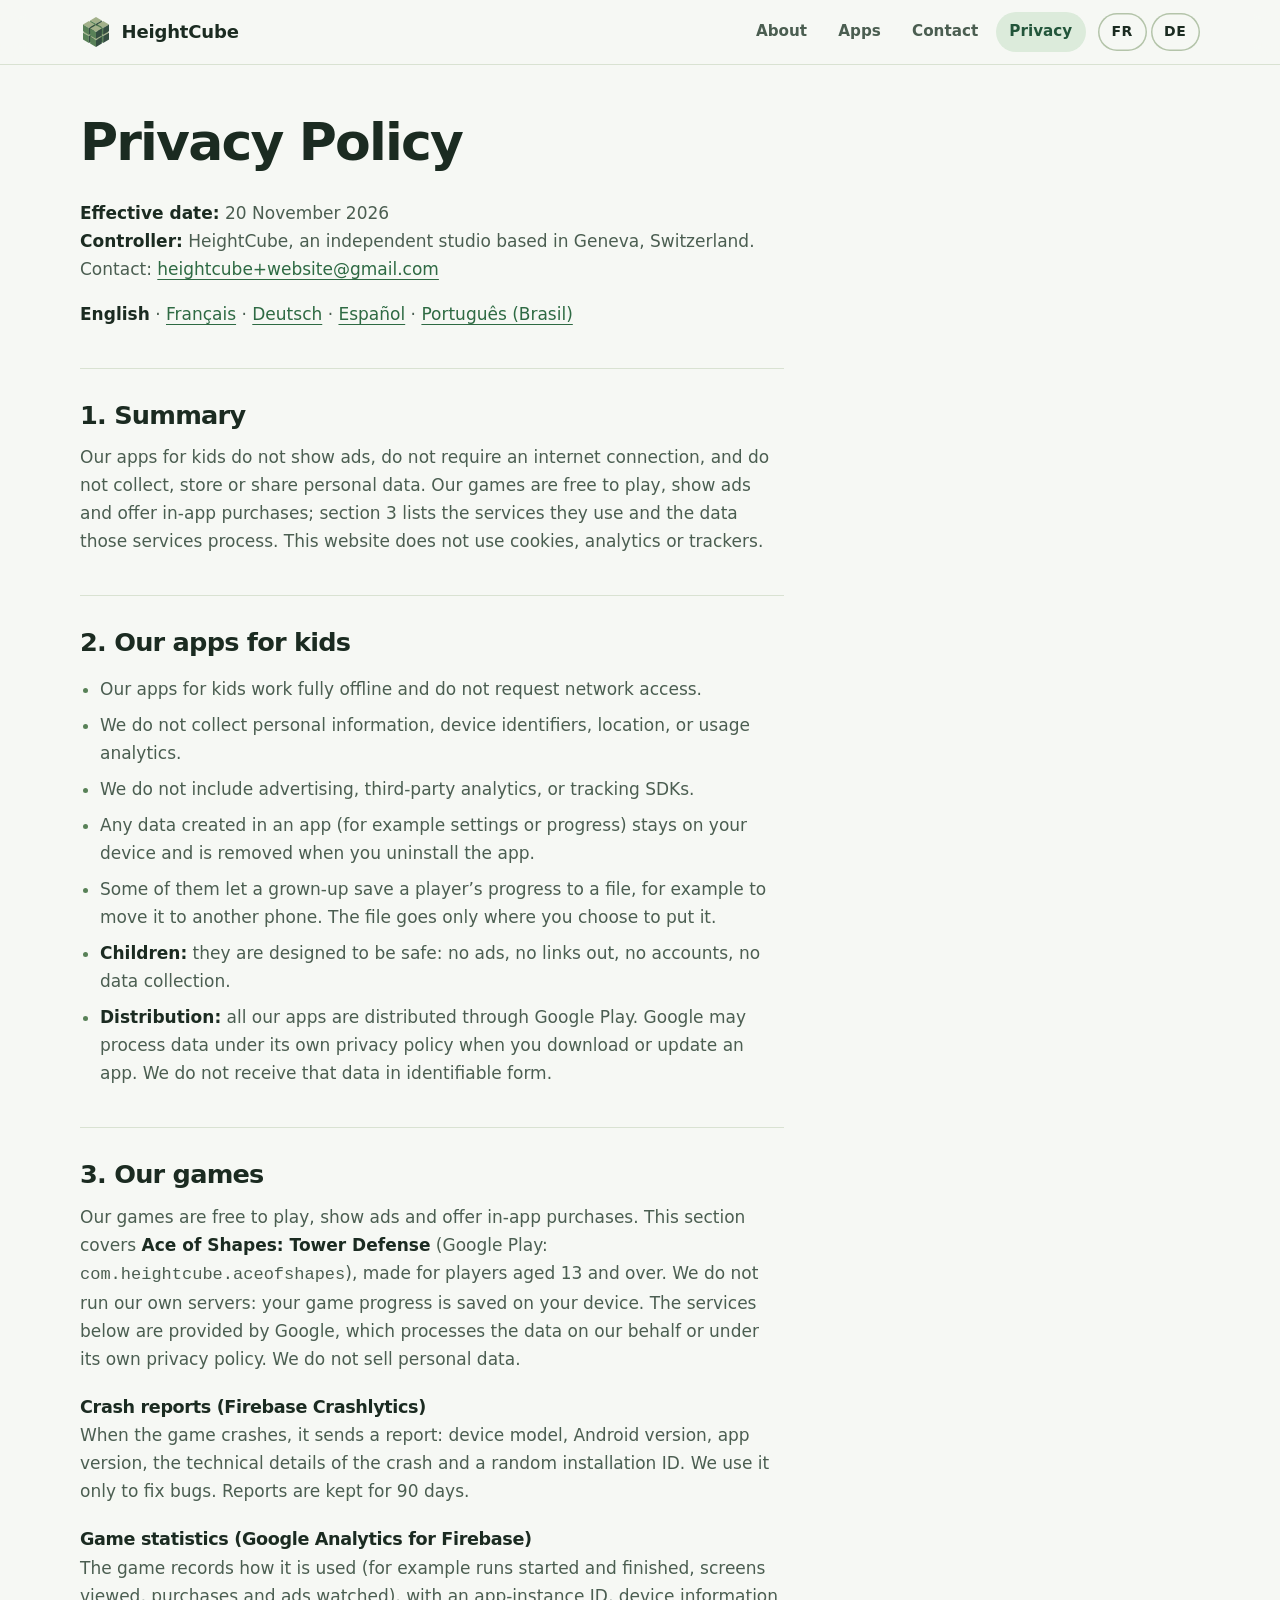
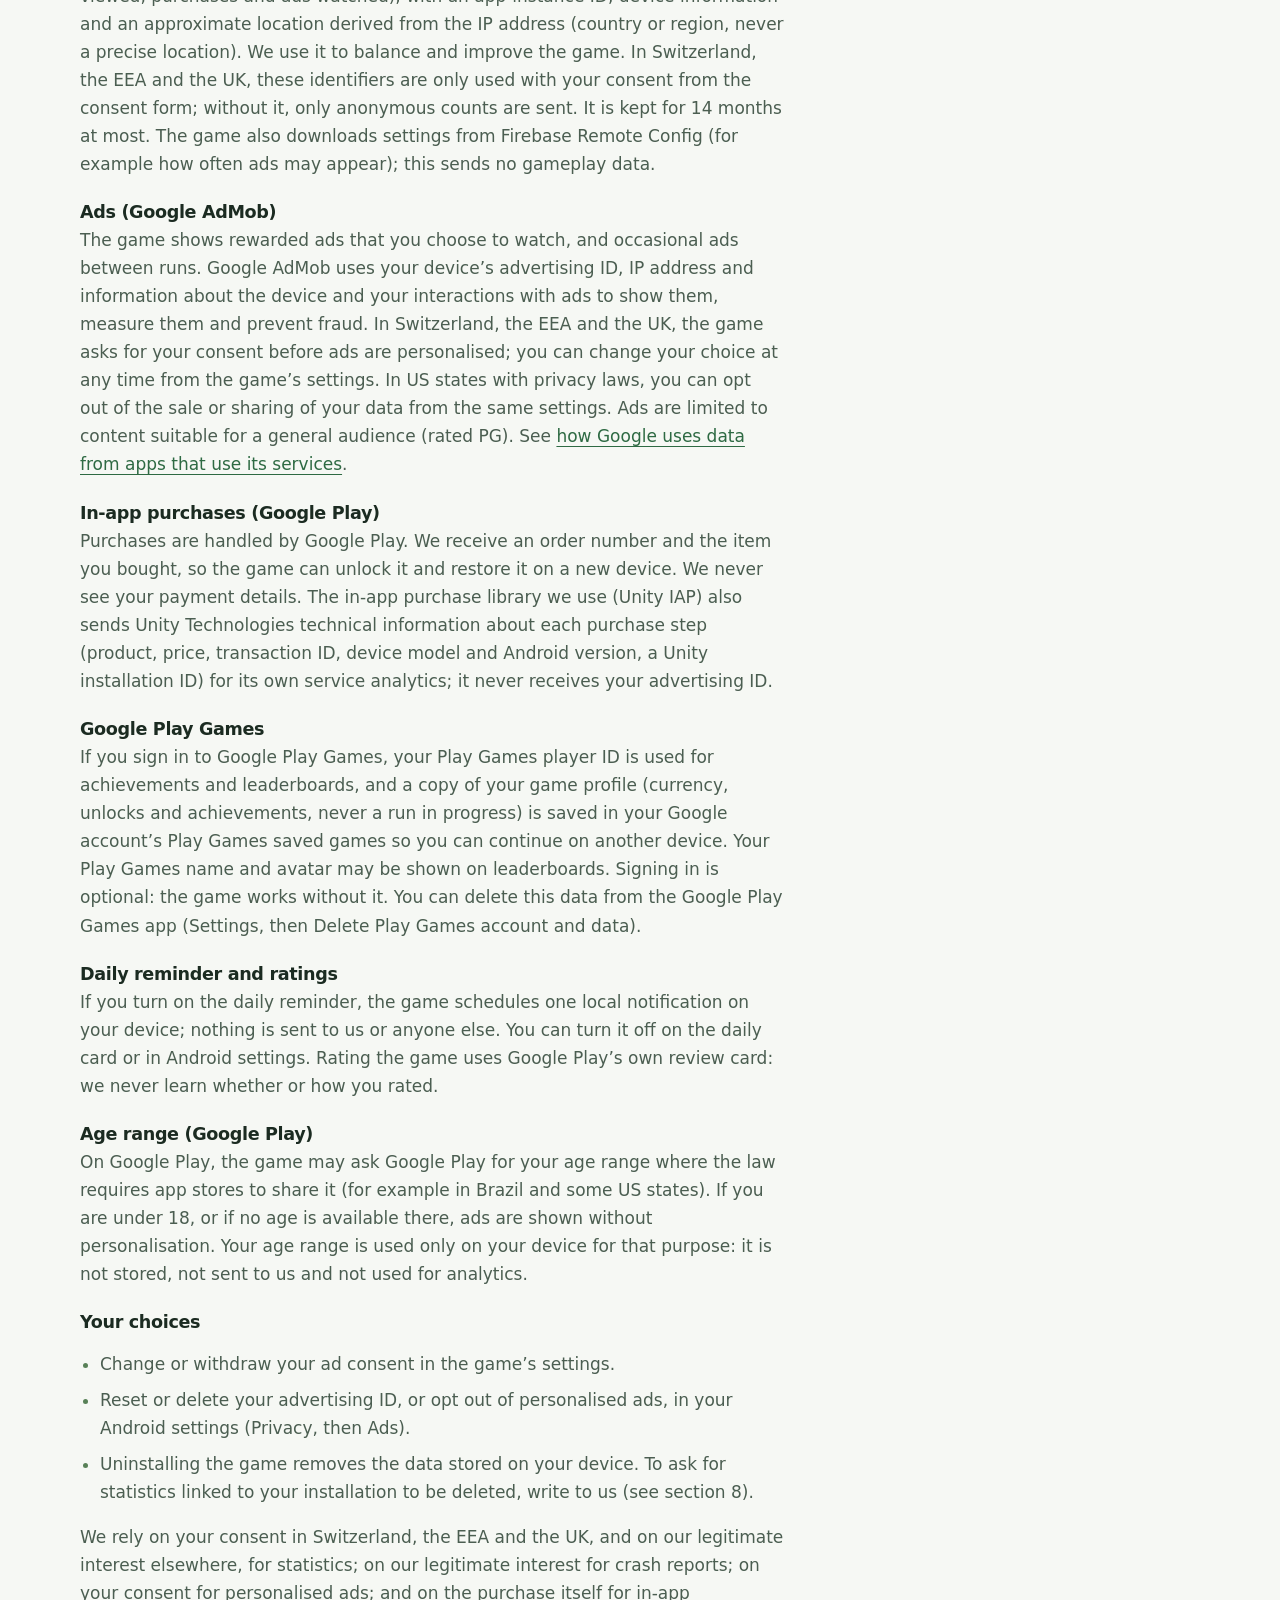
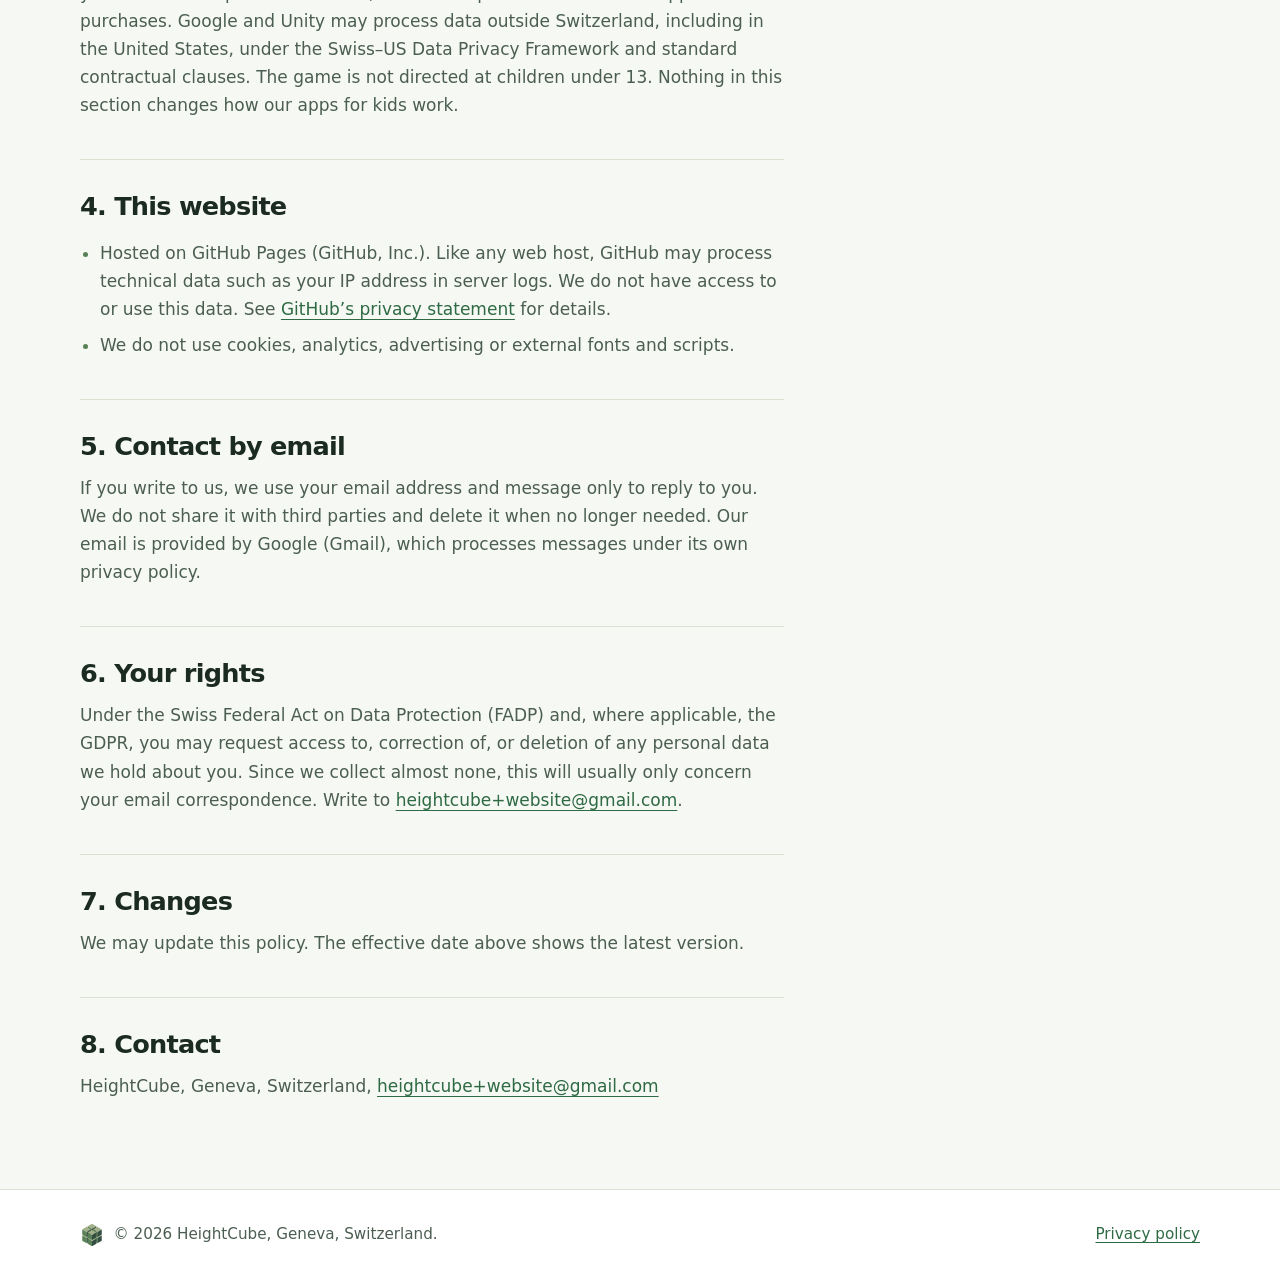
<file: privacy.html>
<!doctype html>
<html lang="en">
<head>
  <meta charset="utf-8">
  <meta name="viewport" content="width=device-width, initial-scale=1">
  <title>Privacy Policy — HeightCube</title>
  <meta name="description" content="HeightCube privacy policy: our apps for kids show no ads, need no internet connection and collect no personal data. This website uses no cookies, analytics or trackers.">
  <meta name="referrer" content="no-referrer">
  <meta name="theme-color" content="#f6f8f4" media="(prefers-color-scheme: light)">
  <meta name="theme-color" content="#111915" media="(prefers-color-scheme: dark)">
  <meta property="og:type" content="website">
  <meta property="og:site_name" content="HeightCube">
  <meta property="og:title" content="Privacy Policy — HeightCube">
  <meta property="og:description" content="Our apps for kids show no ads, need no internet connection and collect no personal data.">
  <meta property="og:url" content="https://heightcube.github.io/privacy.html">
  <meta property="og:locale" content="en_US">
  <meta property="og:locale:alternate" content="fr_CH">
  <meta property="og:locale:alternate" content="de_CH">
  <meta property="og:locale:alternate" content="es_ES">
  <meta property="og:locale:alternate" content="pt_BR">
  <link rel="canonical" href="https://heightcube.github.io/privacy.html">
  <link rel="alternate" hreflang="en" href="https://heightcube.github.io/privacy.html">
  <link rel="alternate" hreflang="fr" href="https://heightcube.github.io/fr/privacy.html">
  <link rel="alternate" hreflang="de" href="https://heightcube.github.io/de/privacy.html">
  <link rel="alternate" hreflang="es" href="https://heightcube.github.io/es/privacy.html">
  <link rel="alternate" hreflang="pt-BR" href="https://heightcube.github.io/pt-br/privacy.html">
  <link rel="alternate" hreflang="x-default" href="https://heightcube.github.io/privacy.html">
  <link rel="icon" href="favicon.svg" type="image/svg+xml">
  <link rel="stylesheet" href="style.css">
</head>
<body>
  <a class="skip" href="#main">Skip to content</a>

  <header class="site-header">
    <div class="wrap">
      <a class="brand" href="index.html" aria-label="HeightCube, home">
        <svg class="logo" viewBox="0 0 64 64" aria-hidden="true" focusable="false">
      <path class="t" d="M32 2.0L43.7 8.8L32 15.5L20.3 8.8Z"/>
      <path class="l" d="M20.3 22.3L32 29.0L32 15.5L20.3 8.8Z"/>
      <path class="r" d="M43.7 22.3L32 29.0L32 15.5L43.7 8.8Z"/>
      <path class="t" d="M17.7 26.7L29.4 33.5L17.7 40.2L6 33.5Z"/>
      <path class="l" d="M6 47.0L17.7 53.8L17.7 40.2L6 33.5Z"/>
      <path class="r" d="M29.4 47.0L17.7 53.8L17.7 40.2L29.4 33.5Z"/>
      <path class="t" d="M46.3 26.7L58 33.5L46.3 40.2L34.6 33.5Z"/>
      <path class="l" d="M34.6 47.0L46.3 53.8L46.3 40.2L34.6 33.5Z"/>
      <path class="r" d="M58 47.0L46.3 53.8L46.3 40.2L58 33.5Z"/>
      <path class="t" d="M17.7 10.2L29.4 17.0L17.7 23.8L6 17.0Z"/>
      <path class="l" d="M6 30.5L17.7 37.3L17.7 23.8L6 17.0Z"/>
      <path class="r" d="M29.4 30.5L17.7 37.3L17.7 23.8L29.4 17.0Z"/>
      <path class="t" d="M46.3 10.2L58 17.0L46.3 23.8L34.6 17.0Z"/>
      <path class="l" d="M34.6 30.5L46.3 37.3L46.3 23.8L34.6 17.0Z"/>
      <path class="r" d="M58 30.5L46.3 37.3L46.3 23.8L58 17.0Z"/>
      <path class="t" d="M32 35.0L43.7 41.7L32 48.5L20.3 41.7Z"/>
      <path class="l" d="M20.3 55.2L32 62.0L32 48.5L20.3 41.7Z"/>
      <path class="r" d="M43.7 55.2L32 62.0L32 48.5L43.7 41.7Z"/>
      <path class="t" d="M32 18.5L43.7 25.2L32 32.0L20.3 25.2Z"/>
      <path class="l" d="M20.3 38.8L32 45.5L32 32.0L20.3 25.2Z"/>
      <path class="r" d="M43.7 38.8L32 45.5L32 32.0L43.7 25.2Z"/>
        </svg>
        <span class="brand-name">HeightCube</span>
      </a>
      <nav class="site-nav" aria-label="Main">
        <ul>
          <li class="nav-about"><a href="index.html#about">About</a></li>
          <li><a href="index.html#apps">Apps</a></li>
          <li><a href="index.html#contact">Contact</a></li>
          <li><a href="privacy.html" aria-current="page">Privacy</a></li>
          <li><a class="lang" href="fr/privacy.html" hreflang="fr" lang="fr" aria-label="Version française">FR</a></li>
          <li><a class="lang" href="de/privacy.html" hreflang="de" lang="de" aria-label="Deutsche Fassung">DE</a></li>
        </ul>
      </nav>
    </div>
  </header>

  <main id="main">
    <section class="wrap policy-page" aria-labelledby="policy-title">
      <article class="policy">
        <h1 id="policy-title">Privacy Policy</h1>
        <p><strong>Effective date:</strong> 20 November 2026<br>
        <strong>Controller:</strong> HeightCube, an independent studio based in Geneva, Switzerland. Contact: <a href="index.html#contact" data-mail data-mail-text>heightcube+website (at) gmail (dot) com</a></p>
        <p class="policy-langs"><strong>English</strong> · <a href="fr/privacy.html" hreflang="fr" lang="fr">Français</a> · <a href="de/privacy.html" hreflang="de" lang="de">Deutsch</a> · <a href="es/privacy.html" hreflang="es" lang="es">Español</a> · <a href="pt-br/privacy.html" hreflang="pt-BR" lang="pt-BR">Português (Brasil)</a></p>

        <h2>1. Summary</h2>
        <p>Our apps for kids do not show ads, do not require an internet connection, and do not collect, store or share personal data. Our games are free to play, show ads and offer in-app purchases; section 3 lists the services they use and the data those services process. This website does not use cookies, analytics or trackers.</p>

        <h2>2. Our apps for kids</h2>
        <ul>
          <li>Our apps for kids work fully offline and do not request network access.</li>
          <li>We do not collect personal information, device identifiers, location, or usage analytics.</li>
          <li>We do not include advertising, third-party analytics, or tracking SDKs.</li>
          <li>Any data created in an app (for example settings or progress) stays on your device and is removed when you uninstall the app.</li>
          <li>Some of them let a grown-up save a player’s progress to a file, for example to move it to another phone. The file goes only where you choose to put it.</li>
          <li><strong>Children:</strong> they are designed to be safe: no ads, no links out, no accounts, no data collection.</li>
          <li><strong>Distribution:</strong> all our apps are distributed through Google Play. Google may process data under its own privacy policy when you download or update an app. We do not receive that data in identifiable form.</li>
        </ul>

        <h2>3. Our games</h2>
        <p>Our games are free to play, show ads and offer in-app purchases. This section covers <strong>Ace of Shapes: Tower Defense</strong> (Google Play: <code>com.heightcube.aceofshapes</code>), made for players aged 13 and over. We do not run our own servers: your game progress is saved on your device. The services below are provided by Google, which processes the data on our behalf or under its own privacy policy. We do not sell personal data.</p>
        <h3>Crash reports (Firebase Crashlytics)</h3>
        <p>When the game crashes, it sends a report: device model, Android version, app version, the technical details of the crash and a random installation ID. We use it only to fix bugs. Reports are kept for 90 days.</p>
        <h3>Game statistics (Google Analytics for Firebase)</h3>
        <p>The game records how it is used (for example runs started and finished, screens viewed, purchases and ads watched), with an app-instance ID, device information and an approximate location derived from the IP address (country or region, never a precise location). We use it to balance and improve the game. In Switzerland, the EEA and the UK, these identifiers are only used with your consent from the consent form; without it, only anonymous counts are sent. It is kept for 14 months at most. The game also downloads settings from Firebase Remote Config (for example how often ads may appear); this sends no gameplay data.</p>
        <h3>Ads (Google AdMob)</h3>
        <p>The game shows rewarded ads that you choose to watch, and occasional ads between runs. Google AdMob uses your device’s advertising ID, IP address and information about the device and your interactions with ads to show them, measure them and prevent fraud. In Switzerland, the EEA and the UK, the game asks for your consent before ads are personalised; you can change your choice at any time from the game’s settings. In US states with privacy laws, you can opt out of the sale or sharing of your data from the same settings. Ads are limited to content suitable for a general audience (rated PG). See <a href="https://policies.google.com/technologies/partner-sites" rel="noopener noreferrer">how Google uses data from apps that use its services</a>.</p>
        <h3>In-app purchases (Google Play)</h3>
        <p>Purchases are handled by Google Play. We receive an order number and the item you bought, so the game can unlock it and restore it on a new device. We never see your payment details. The in-app purchase library we use (Unity IAP) also sends Unity Technologies technical information about each purchase step (product, price, transaction ID, device model and Android version, a Unity installation ID) for its own service analytics; it never receives your advertising ID.</p>
        <h3>Google Play Games</h3>
        <p>If you sign in to Google Play Games, your Play Games player ID is used for achievements and leaderboards, and a copy of your game profile (currency, unlocks and achievements, never a run in progress) is saved in your Google account’s Play Games saved games so you can continue on another device. Your Play Games name and avatar may be shown on leaderboards. Signing in is optional: the game works without it. You can delete this data from the Google Play Games app (Settings, then Delete Play Games account and data).</p>
        <h3>Daily reminder and ratings</h3>
        <p>If you turn on the daily reminder, the game schedules one local notification on your device; nothing is sent to us or anyone else. You can turn it off on the daily card or in Android settings. Rating the game uses Google Play’s own review card: we never learn whether or how you rated.</p>
        <h3>Age range (Google Play)</h3>
        <p>On Google Play, the game may ask Google Play for your age range where the law requires app stores to share it (for example in Brazil and some US states). If you are under 18, or if no age is available there, ads are shown without personalisation. Your age range is used only on your device for that purpose: it is not stored, not sent to us and not used for analytics.</p>
        <h3>Your choices</h3>
        <ul>
          <li>Change or withdraw your ad consent in the game’s settings.</li>
          <li>Reset or delete your advertising ID, or opt out of personalised ads, in your Android settings (Privacy, then Ads).</li>
          <li>Uninstalling the game removes the data stored on your device. To ask for statistics linked to your installation to be deleted, write to us (see section 8).</li>
        </ul>
        <p>We rely on your consent in Switzerland, the EEA and the UK, and on our legitimate interest elsewhere, for statistics; on our legitimate interest for crash reports; on your consent for personalised ads; and on the purchase itself for in-app purchases. Google and Unity may process data outside Switzerland, including in the United States, under the Swiss–US Data Privacy Framework and standard contractual clauses. The game is not directed at children under 13. Nothing in this section changes how our apps for kids work.</p>

        <h2>4. This website</h2>
        <ul>
          <li>Hosted on GitHub Pages (GitHub, Inc.). Like any web host, GitHub may process technical data such as your IP address in server logs. We do not have access to or use this data. See <a href="https://docs.github.com/en/site-policy/privacy-policies/github-general-privacy-statement" rel="noopener noreferrer">GitHub’s privacy statement</a> for details.</li>
          <li>We do not use cookies, analytics, advertising or external fonts and scripts.</li>
        </ul>

        <h2>5. Contact by email</h2>
        <p>If you write to us, we use your email address and message only to reply to you. We do not share it with third parties and delete it when no longer needed. Our email is provided by Google (Gmail), which processes messages under its own privacy policy.</p>

        <h2>6. Your rights</h2>
        <p>Under the Swiss Federal Act on Data Protection (FADP) and, where applicable, the GDPR, you may request access to, correction of, or deletion of any personal data we hold about you. Since we collect almost none, this will usually only concern your email correspondence. Write to <a href="index.html#contact" data-mail data-mail-text>heightcube+website (at) gmail (dot) com</a>.</p>

        <h2>7. Changes</h2>
        <p>We may update this policy. The effective date above shows the latest version.</p>

        <h2>8. Contact</h2>
        <p>HeightCube, Geneva, Switzerland, <a href="index.html#contact" data-mail data-mail-text>heightcube+website (at) gmail (dot) com</a></p>
      </article>
    </section>
  </main>

  <footer class="site-footer">
    <div class="wrap">
      <p class="footer-brand"><img src="favicon.svg" width="24" height="24" alt="">© 2026 HeightCube, Geneva, Switzerland.</p>
      <p><a href="privacy.html" aria-current="page">Privacy policy</a></p>
    </div>
  </footer>

  <script src="site.js"></script>
</body>
</html>
</file>
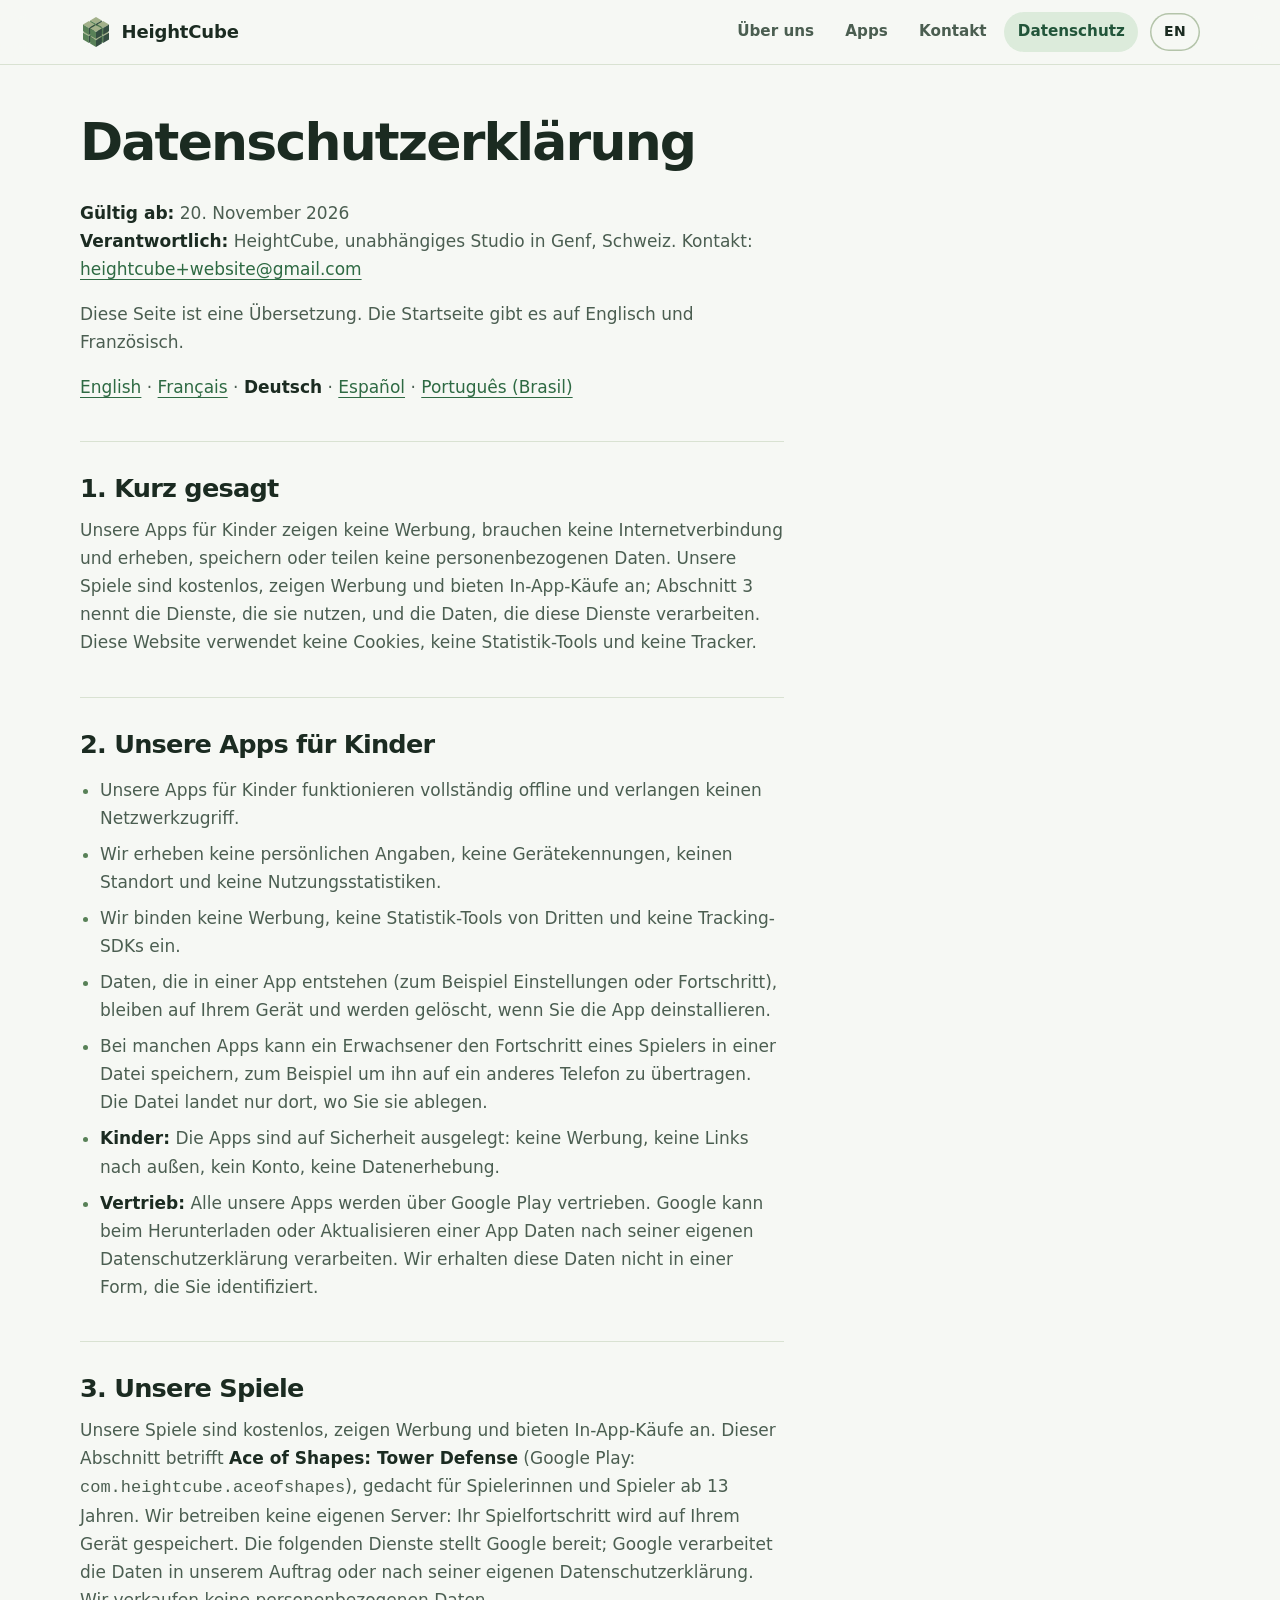
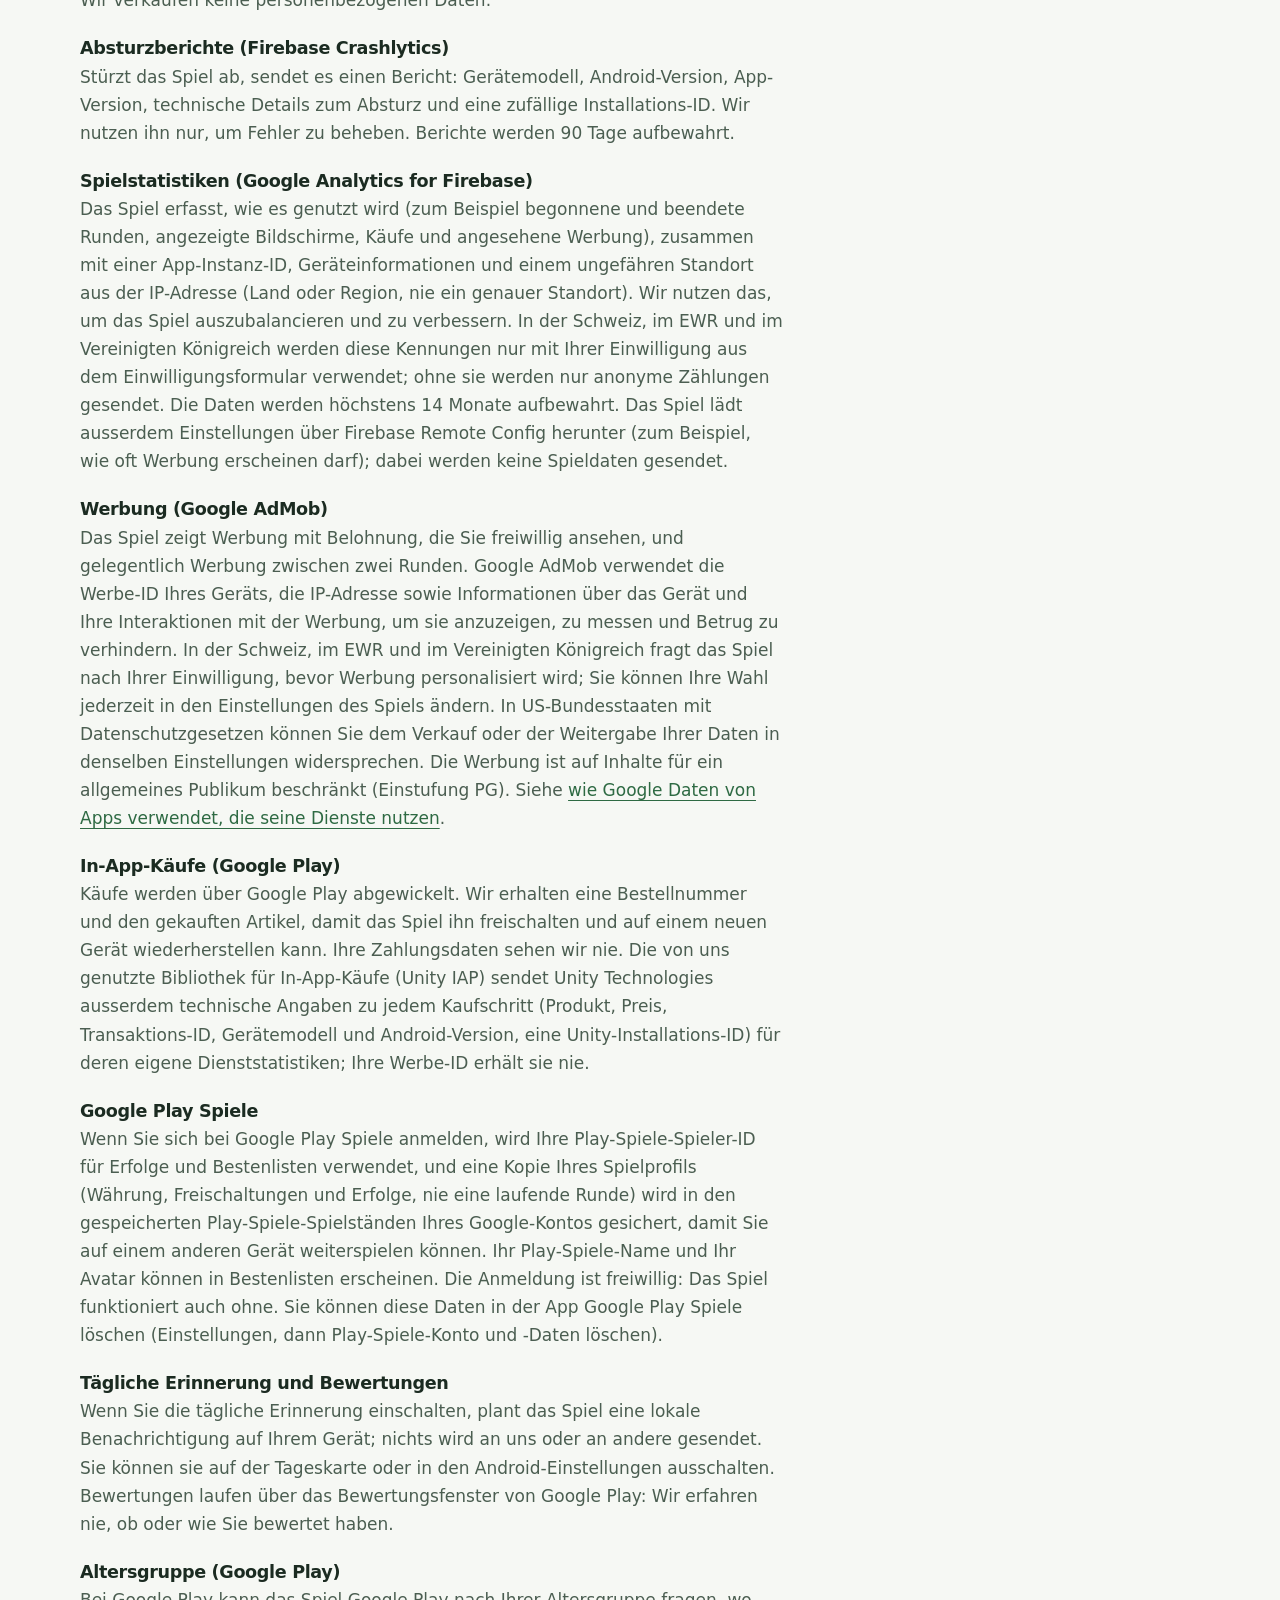
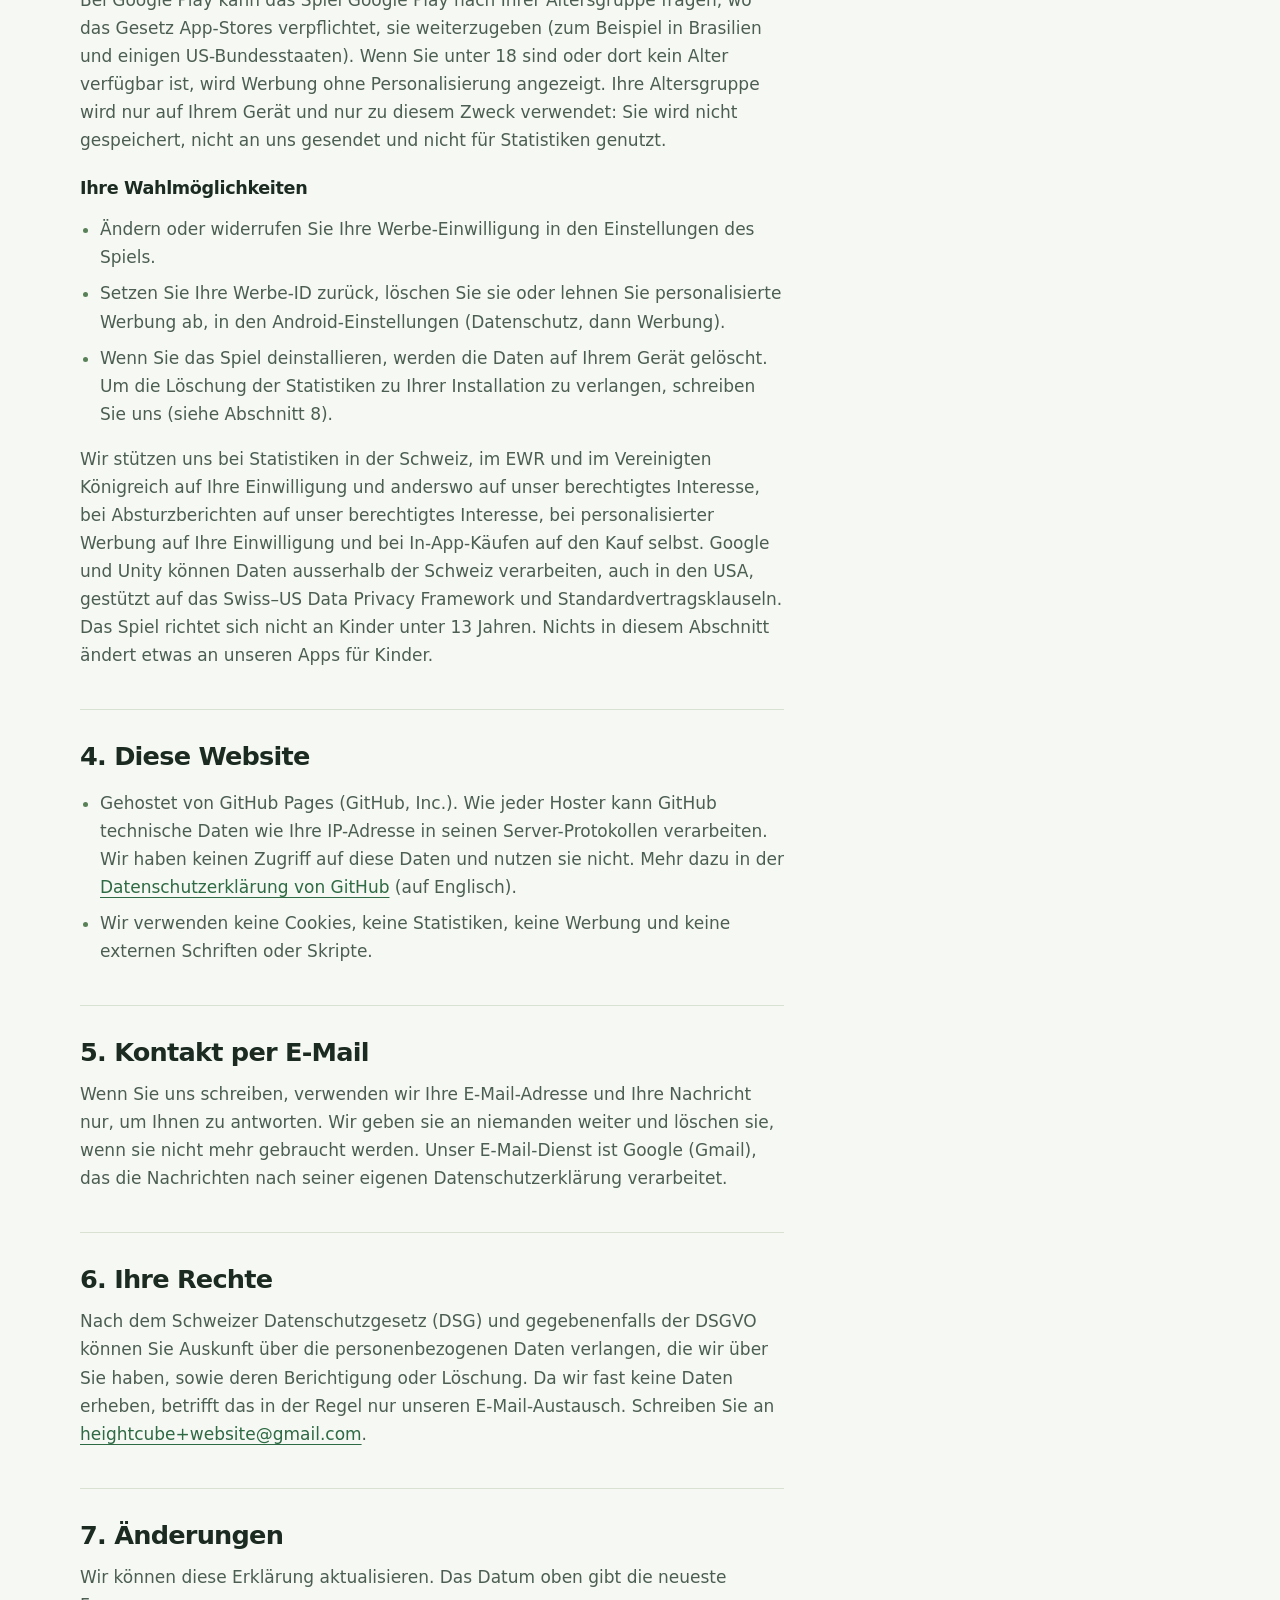
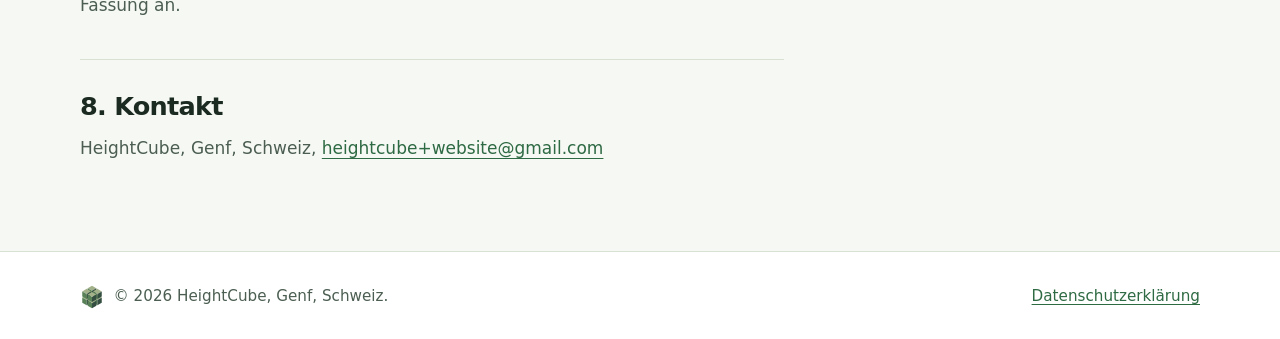
<file: de/privacy.html>
<!doctype html>
<html lang="de">
<head>
  <meta charset="utf-8">
  <meta name="viewport" content="width=device-width, initial-scale=1">
  <title>Datenschutzerklärung — HeightCube</title>
  <meta name="description" content="Datenschutzerklärung von HeightCube: Unsere Apps für Kinder zeigen keine Werbung, brauchen kein Internet und erheben keine personenbezogenen Daten. Diese Website verwendet keine Cookies, keine Statistiken und keine Tracker.">
  <meta name="referrer" content="no-referrer">
  <meta name="theme-color" content="#f6f8f4" media="(prefers-color-scheme: light)">
  <meta name="theme-color" content="#111915" media="(prefers-color-scheme: dark)">
  <meta property="og:type" content="website">
  <meta property="og:site_name" content="HeightCube">
  <meta property="og:title" content="Datenschutzerklärung — HeightCube">
  <meta property="og:description" content="Unsere Apps für Kinder zeigen keine Werbung, brauchen kein Internet und erheben keine personenbezogenen Daten.">
  <meta property="og:url" content="https://heightcube.github.io/de/privacy.html">
  <meta property="og:locale" content="de_CH">
  <meta property="og:locale:alternate" content="en_US">
  <meta property="og:locale:alternate" content="fr_CH">
  <meta property="og:locale:alternate" content="es_ES">
  <meta property="og:locale:alternate" content="pt_BR">
  <link rel="canonical" href="https://heightcube.github.io/de/privacy.html">
  <link rel="alternate" hreflang="en" href="https://heightcube.github.io/privacy.html">
  <link rel="alternate" hreflang="fr" href="https://heightcube.github.io/fr/privacy.html">
  <link rel="alternate" hreflang="de" href="https://heightcube.github.io/de/privacy.html">
  <link rel="alternate" hreflang="es" href="https://heightcube.github.io/es/privacy.html">
  <link rel="alternate" hreflang="pt-BR" href="https://heightcube.github.io/pt-br/privacy.html">
  <link rel="alternate" hreflang="x-default" href="https://heightcube.github.io/privacy.html">
  <link rel="icon" href="../favicon.svg" type="image/svg+xml">
  <link rel="stylesheet" href="../style.css">
</head>
<body>
  <a class="skip" href="#main">Zum Inhalt springen</a>

  <header class="site-header">
    <div class="wrap">
      <a class="brand" href="../index.html" aria-label="HeightCube, Startseite (Englisch)">
        <svg class="logo" viewBox="0 0 64 64" aria-hidden="true" focusable="false">
      <path class="t" d="M32 2.0L43.7 8.8L32 15.5L20.3 8.8Z"/>
      <path class="l" d="M20.3 22.3L32 29.0L32 15.5L20.3 8.8Z"/>
      <path class="r" d="M43.7 22.3L32 29.0L32 15.5L43.7 8.8Z"/>
      <path class="t" d="M17.7 26.7L29.4 33.5L17.7 40.2L6 33.5Z"/>
      <path class="l" d="M6 47.0L17.7 53.8L17.7 40.2L6 33.5Z"/>
      <path class="r" d="M29.4 47.0L17.7 53.8L17.7 40.2L29.4 33.5Z"/>
      <path class="t" d="M46.3 26.7L58 33.5L46.3 40.2L34.6 33.5Z"/>
      <path class="l" d="M34.6 47.0L46.3 53.8L46.3 40.2L34.6 33.5Z"/>
      <path class="r" d="M58 47.0L46.3 53.8L46.3 40.2L58 33.5Z"/>
      <path class="t" d="M17.7 10.2L29.4 17.0L17.7 23.8L6 17.0Z"/>
      <path class="l" d="M6 30.5L17.7 37.3L17.7 23.8L6 17.0Z"/>
      <path class="r" d="M29.4 30.5L17.7 37.3L17.7 23.8L29.4 17.0Z"/>
      <path class="t" d="M46.3 10.2L58 17.0L46.3 23.8L34.6 17.0Z"/>
      <path class="l" d="M34.6 30.5L46.3 37.3L46.3 23.8L34.6 17.0Z"/>
      <path class="r" d="M58 30.5L46.3 37.3L46.3 23.8L58 17.0Z"/>
      <path class="t" d="M32 35.0L43.7 41.7L32 48.5L20.3 41.7Z"/>
      <path class="l" d="M20.3 55.2L32 62.0L32 48.5L20.3 41.7Z"/>
      <path class="r" d="M43.7 55.2L32 62.0L32 48.5L43.7 41.7Z"/>
      <path class="t" d="M32 18.5L43.7 25.2L32 32.0L20.3 25.2Z"/>
      <path class="l" d="M20.3 38.8L32 45.5L32 32.0L20.3 25.2Z"/>
      <path class="r" d="M43.7 38.8L32 45.5L32 32.0L43.7 25.2Z"/>
        </svg>
        <span class="brand-name">HeightCube</span>
      </a>
      <nav class="site-nav" aria-label="Hauptnavigation">
        <ul>
          <li class="nav-about"><a href="../index.html#about" hreflang="en">Über uns</a></li>
          <li><a href="../index.html#apps" hreflang="en">Apps</a></li>
          <li><a href="../index.html#contact" hreflang="en">Kontakt</a></li>
          <li><a href="privacy.html" aria-current="page">Datenschutz</a></li>
          <li><a class="lang" href="../privacy.html" hreflang="en" lang="en" aria-label="English version">EN</a></li>
        </ul>
      </nav>
    </div>
  </header>

  <main id="main">
    <section class="wrap policy-page" aria-labelledby="policy-title">
      <article class="policy">
        <h1 id="policy-title">Datenschutz&shy;erklärung</h1>
        <p><strong>Gültig ab:</strong> 20. November 2026<br>
        <strong>Verantwortlich:</strong> HeightCube, unabhängiges Studio in Genf, Schweiz. Kontakt: <a href="../index.html#contact" data-mail data-mail-text>heightcube+website (at) gmail (Punkt) com</a></p>
        <p>Diese Seite ist eine Übersetzung. Die Startseite gibt es auf Englisch und Französisch.</p>
        <p class="policy-langs"><a href="../privacy.html" hreflang="en" lang="en">English</a> · <a href="../fr/privacy.html" hreflang="fr" lang="fr">Français</a> · <strong>Deutsch</strong> · <a href="../es/privacy.html" hreflang="es" lang="es">Español</a> · <a href="../pt-br/privacy.html" hreflang="pt-BR" lang="pt-BR">Português (Brasil)</a></p>

        <h2>1. Kurz gesagt</h2>
        <p>Unsere Apps für Kinder zeigen keine Werbung, brauchen keine Internetverbindung und erheben, speichern oder teilen keine personenbezogenen Daten. Unsere Spiele sind kostenlos, zeigen Werbung und bieten In-App-Käufe an; Abschnitt 3 nennt die Dienste, die sie nutzen, und die Daten, die diese Dienste verarbeiten. Diese Website verwendet keine Cookies, keine Statistik-Tools und keine Tracker.</p>

        <h2>2. Unsere Apps für Kinder</h2>
        <ul>
          <li>Unsere Apps für Kinder funktionieren vollständig offline und verlangen keinen Netzwerkzugriff.</li>
          <li>Wir erheben keine persönlichen Angaben, keine Gerätekennungen, keinen Standort und keine Nutzungsstatistiken.</li>
          <li>Wir binden keine Werbung, keine Statistik-Tools von Dritten und keine Tracking-SDKs ein.</li>
          <li>Daten, die in einer App entstehen (zum Beispiel Einstellungen oder Fortschritt), bleiben auf Ihrem Gerät und werden gelöscht, wenn Sie die App deinstallieren.</li>
          <li>Bei manchen Apps kann ein Erwachsener den Fortschritt eines Spielers in einer Datei speichern, zum Beispiel um ihn auf ein anderes Telefon zu übertragen. Die Datei landet nur dort, wo Sie sie ablegen.</li>
          <li><strong>Kinder:</strong> Die Apps sind auf Sicherheit ausgelegt: keine Werbung, keine Links nach außen, kein Konto, keine Datenerhebung.</li>
          <li><strong>Vertrieb:</strong> Alle unsere Apps werden über Google Play vertrieben. Google kann beim Herunterladen oder Aktualisieren einer App Daten nach seiner eigenen Datenschutzerklärung verarbeiten. Wir erhalten diese Daten nicht in einer Form, die Sie identifiziert.</li>
        </ul>

        <h2>3. Unsere Spiele</h2>
        <p>Unsere Spiele sind kostenlos, zeigen Werbung und bieten In-App-Käufe an. Dieser Abschnitt betrifft <strong>Ace of Shapes: Tower Defense</strong> (Google Play: <code>com.heightcube.aceofshapes</code>), gedacht für Spielerinnen und Spieler ab 13 Jahren. Wir betreiben keine eigenen Server: Ihr Spielfortschritt wird auf Ihrem Gerät gespeichert. Die folgenden Dienste stellt Google bereit; Google verarbeitet die Daten in unserem Auftrag oder nach seiner eigenen Datenschutzerklärung. Wir verkaufen keine personenbezogenen Daten.</p>
        <h3>Absturzberichte (Firebase Crashlytics)</h3>
        <p>Stürzt das Spiel ab, sendet es einen Bericht: Gerätemodell, Android-Version, App-Version, technische Details zum Absturz und eine zufällige Installations-ID. Wir nutzen ihn nur, um Fehler zu beheben. Berichte werden 90 Tage aufbewahrt.</p>
        <h3>Spielstatistiken (Google Analytics for Firebase)</h3>
        <p>Das Spiel erfasst, wie es genutzt wird (zum Beispiel begonnene und beendete Runden, angezeigte Bildschirme, Käufe und angesehene Werbung), zusammen mit einer App-Instanz-ID, Geräteinformationen und einem ungefähren Standort aus der IP-Adresse (Land oder Region, nie ein genauer Standort). Wir nutzen das, um das Spiel auszubalancieren und zu verbessern. In der Schweiz, im EWR und im Vereinigten Königreich werden diese Kennungen nur mit Ihrer Einwilligung aus dem Einwilligungsformular verwendet; ohne sie werden nur anonyme Zählungen gesendet. Die Daten werden höchstens 14 Monate aufbewahrt. Das Spiel lädt ausserdem Einstellungen über Firebase Remote Config herunter (zum Beispiel, wie oft Werbung erscheinen darf); dabei werden keine Spieldaten gesendet.</p>
        <h3>Werbung (Google AdMob)</h3>
        <p>Das Spiel zeigt Werbung mit Belohnung, die Sie freiwillig ansehen, und gelegentlich Werbung zwischen zwei Runden. Google AdMob verwendet die Werbe-ID Ihres Geräts, die IP-Adresse sowie Informationen über das Gerät und Ihre Interaktionen mit der Werbung, um sie anzuzeigen, zu messen und Betrug zu verhindern. In der Schweiz, im EWR und im Vereinigten Königreich fragt das Spiel nach Ihrer Einwilligung, bevor Werbung personalisiert wird; Sie können Ihre Wahl jederzeit in den Einstellungen des Spiels ändern. In US-Bundesstaaten mit Datenschutzgesetzen können Sie dem Verkauf oder der Weitergabe Ihrer Daten in denselben Einstellungen widersprechen. Die Werbung ist auf Inhalte für ein allgemeines Publikum beschränkt (Einstufung PG). Siehe <a href="https://policies.google.com/technologies/partner-sites?hl=de" rel="noopener noreferrer">wie Google Daten von Apps verwendet, die seine Dienste nutzen</a>.</p>
        <h3>In-App-Käufe (Google Play)</h3>
        <p>Käufe werden über Google Play abgewickelt. Wir erhalten eine Bestellnummer und den gekauften Artikel, damit das Spiel ihn freischalten und auf einem neuen Gerät wiederherstellen kann. Ihre Zahlungsdaten sehen wir nie. Die von uns genutzte Bibliothek für In-App-Käufe (Unity IAP) sendet Unity Technologies ausserdem technische Angaben zu jedem Kaufschritt (Produkt, Preis, Transaktions-ID, Gerätemodell und Android-Version, eine Unity-Installations-ID) für deren eigene Dienststatistiken; Ihre Werbe-ID erhält sie nie.</p>
        <h3>Google Play Spiele</h3>
        <p>Wenn Sie sich bei Google Play Spiele anmelden, wird Ihre Play-Spiele-Spieler-ID für Erfolge und Bestenlisten verwendet, und eine Kopie Ihres Spielprofils (Währung, Freischaltungen und Erfolge, nie eine laufende Runde) wird in den gespeicherten Play-Spiele-Spielständen Ihres Google-Kontos gesichert, damit Sie auf einem anderen Gerät weiterspielen können. Ihr Play-Spiele-Name und Ihr Avatar können in Bestenlisten erscheinen. Die Anmeldung ist freiwillig: Das Spiel funktioniert auch ohne. Sie können diese Daten in der App Google Play Spiele löschen (Einstellungen, dann Play-Spiele-Konto und -Daten löschen).</p>
        <h3>Tägliche Erinnerung und Bewertungen</h3>
        <p>Wenn Sie die tägliche Erinnerung einschalten, plant das Spiel eine lokale Benachrichtigung auf Ihrem Gerät; nichts wird an uns oder an andere gesendet. Sie können sie auf der Tageskarte oder in den Android-Einstellungen ausschalten. Bewertungen laufen über das Bewertungsfenster von Google Play: Wir erfahren nie, ob oder wie Sie bewertet haben.</p>
        <h3>Altersgruppe (Google Play)</h3>
        <p>Bei Google Play kann das Spiel Google Play nach Ihrer Altersgruppe fragen, wo das Gesetz App-Stores verpflichtet, sie weiterzugeben (zum Beispiel in Brasilien und einigen US-Bundesstaaten). Wenn Sie unter 18 sind oder dort kein Alter verfügbar ist, wird Werbung ohne Personalisierung angezeigt. Ihre Altersgruppe wird nur auf Ihrem Gerät und nur zu diesem Zweck verwendet: Sie wird nicht gespeichert, nicht an uns gesendet und nicht für Statistiken genutzt.</p>
        <h3>Ihre Wahlmöglichkeiten</h3>
        <ul>
          <li>Ändern oder widerrufen Sie Ihre Werbe-Einwilligung in den Einstellungen des Spiels.</li>
          <li>Setzen Sie Ihre Werbe-ID zurück, löschen Sie sie oder lehnen Sie personalisierte Werbung ab, in den Android-Einstellungen (Datenschutz, dann Werbung).</li>
          <li>Wenn Sie das Spiel deinstallieren, werden die Daten auf Ihrem Gerät gelöscht. Um die Löschung der Statistiken zu Ihrer Installation zu verlangen, schreiben Sie uns (siehe Abschnitt 8).</li>
        </ul>
        <p>Wir stützen uns bei Statistiken in der Schweiz, im EWR und im Vereinigten Königreich auf Ihre Einwilligung und anderswo auf unser berechtigtes Interesse, bei Absturzberichten auf unser berechtigtes Interesse, bei personalisierter Werbung auf Ihre Einwilligung und bei In-App-Käufen auf den Kauf selbst. Google und Unity können Daten ausserhalb der Schweiz verarbeiten, auch in den USA, gestützt auf das Swiss–US Data Privacy Framework und Standardvertragsklauseln. Das Spiel richtet sich nicht an Kinder unter 13 Jahren. Nichts in diesem Abschnitt ändert etwas an unseren Apps für Kinder.</p>

        <h2>4. Diese Website</h2>
        <ul>
          <li>Gehostet von GitHub Pages (GitHub, Inc.). Wie jeder Hoster kann GitHub technische Daten wie Ihre IP-Adresse in seinen Server-Protokollen verarbeiten. Wir haben keinen Zugriff auf diese Daten und nutzen sie nicht. Mehr dazu in der <a href="https://docs.github.com/en/site-policy/privacy-policies/github-general-privacy-statement" rel="noopener noreferrer" hreflang="en">Datenschutzerklärung von GitHub</a> (auf Englisch).</li>
          <li>Wir verwenden keine Cookies, keine Statistiken, keine Werbung und keine externen Schriften oder Skripte.</li>
        </ul>

        <h2>5. Kontakt per E-Mail</h2>
        <p>Wenn Sie uns schreiben, verwenden wir Ihre E-Mail-Adresse und Ihre Nachricht nur, um Ihnen zu antworten. Wir geben sie an niemanden weiter und löschen sie, wenn sie nicht mehr gebraucht werden. Unser E-Mail-Dienst ist Google (Gmail), das die Nachrichten nach seiner eigenen Datenschutzerklärung verarbeitet.</p>

        <h2>6. Ihre Rechte</h2>
        <p>Nach dem Schweizer Datenschutzgesetz (DSG) und gegebenenfalls der DSGVO können Sie Auskunft über die personenbezogenen Daten verlangen, die wir über Sie haben, sowie deren Berichtigung oder Löschung. Da wir fast keine Daten erheben, betrifft das in der Regel nur unseren E-Mail-Austausch. Schreiben Sie an <a href="../index.html#contact" data-mail data-mail-text>heightcube+website (at) gmail (Punkt) com</a>.</p>

        <h2>7. Änderungen</h2>
        <p>Wir können diese Erklärung aktualisieren. Das Datum oben gibt die neueste Fassung an.</p>

        <h2>8. Kontakt</h2>
        <p>HeightCube, Genf, Schweiz, <a href="../index.html#contact" data-mail data-mail-text>heightcube+website (at) gmail (Punkt) com</a></p>
      </article>
    </section>
  </main>

  <footer class="site-footer">
    <div class="wrap">
      <p class="footer-brand"><img src="../favicon.svg" width="24" height="24" alt="">© 2026 HeightCube, Genf, Schweiz.</p>
      <p><a href="privacy.html" aria-current="page">Datenschutzerklärung</a></p>
    </div>
  </footer>

  <script src="../site.js"></script>
</body>
</html>
</file>
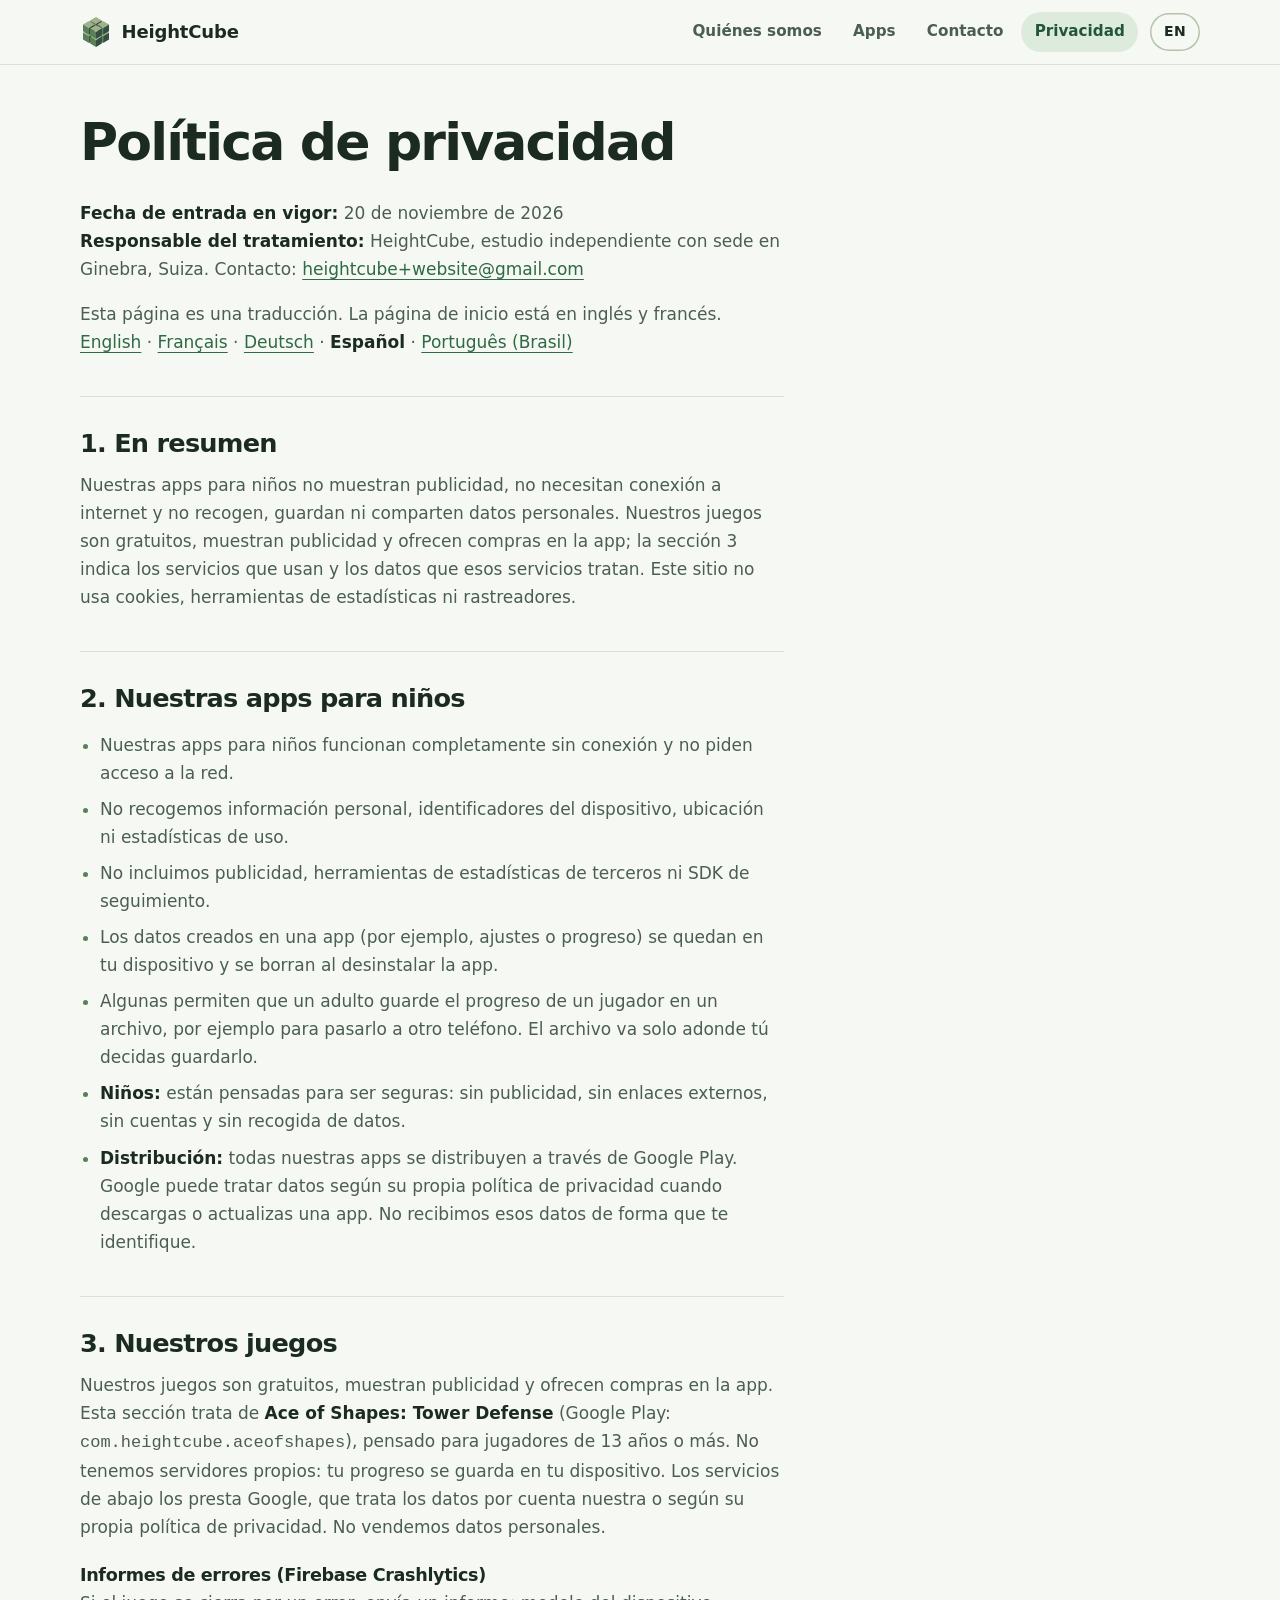
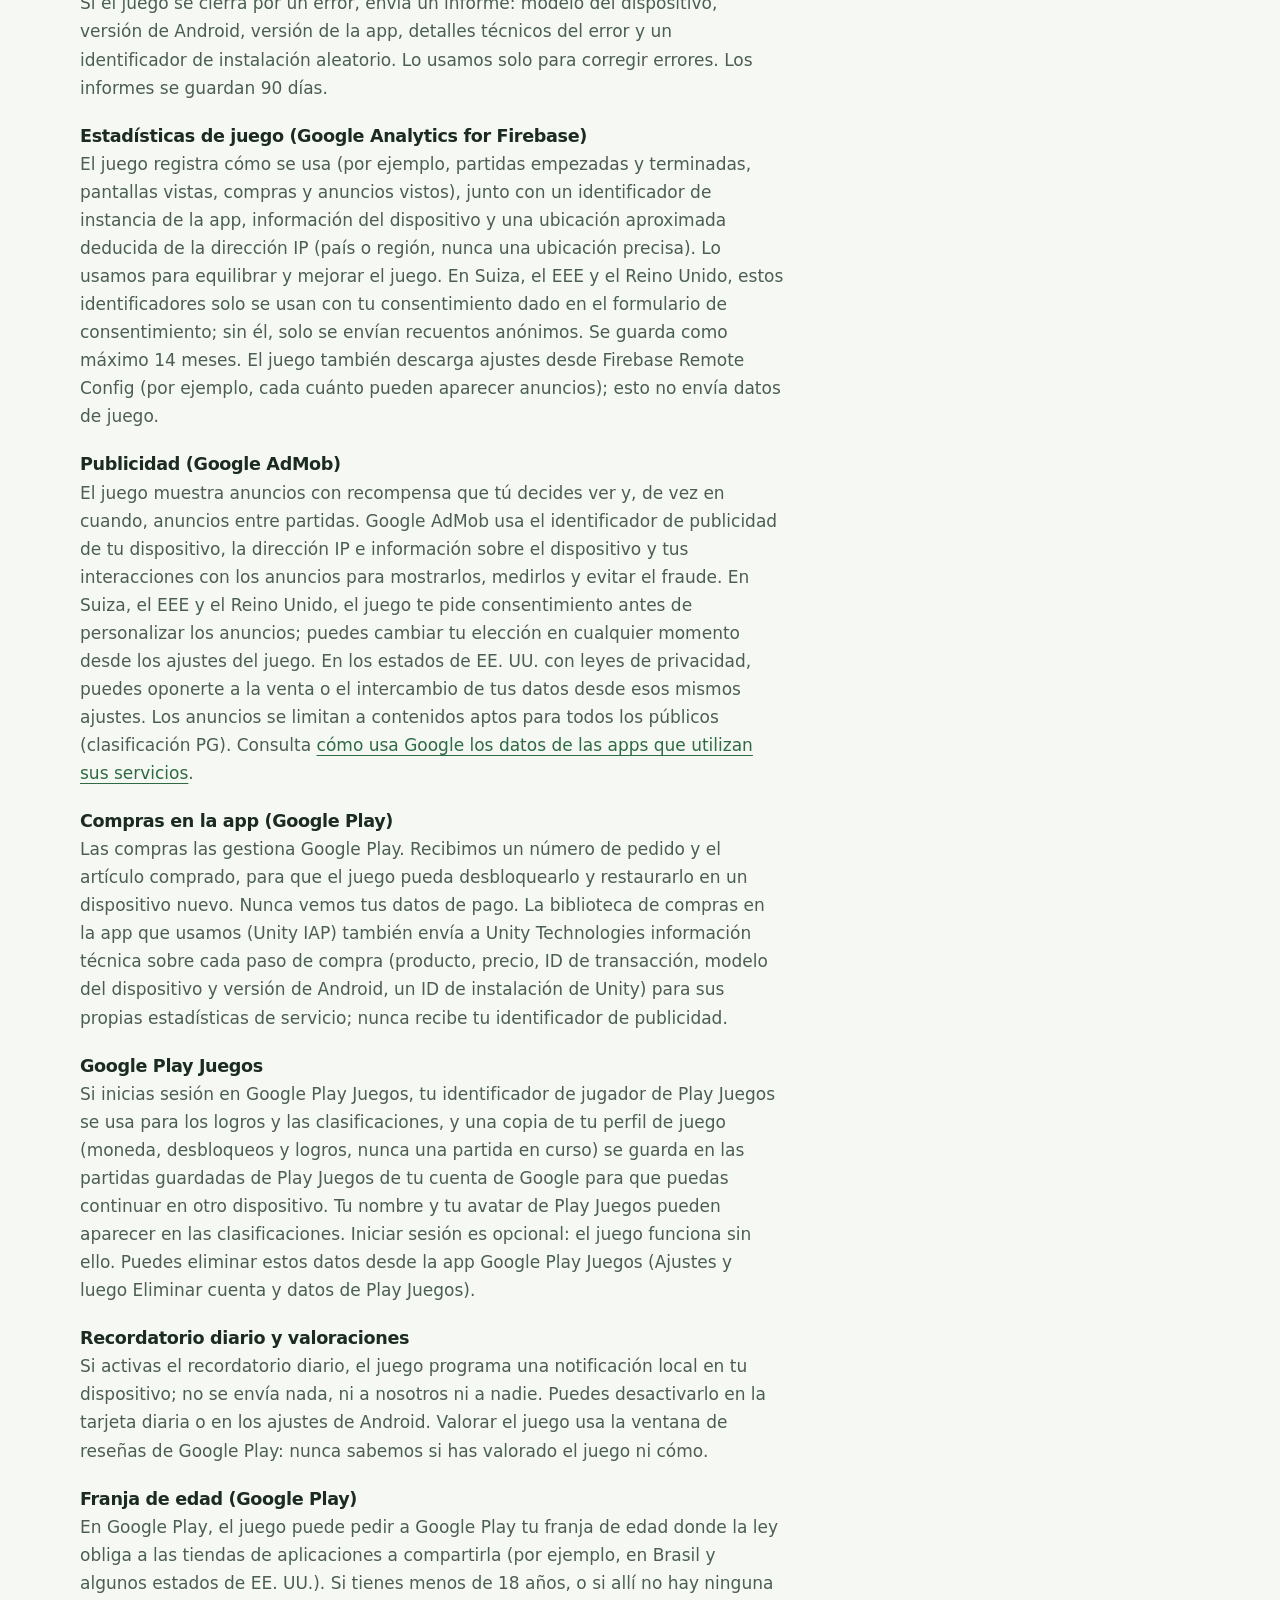
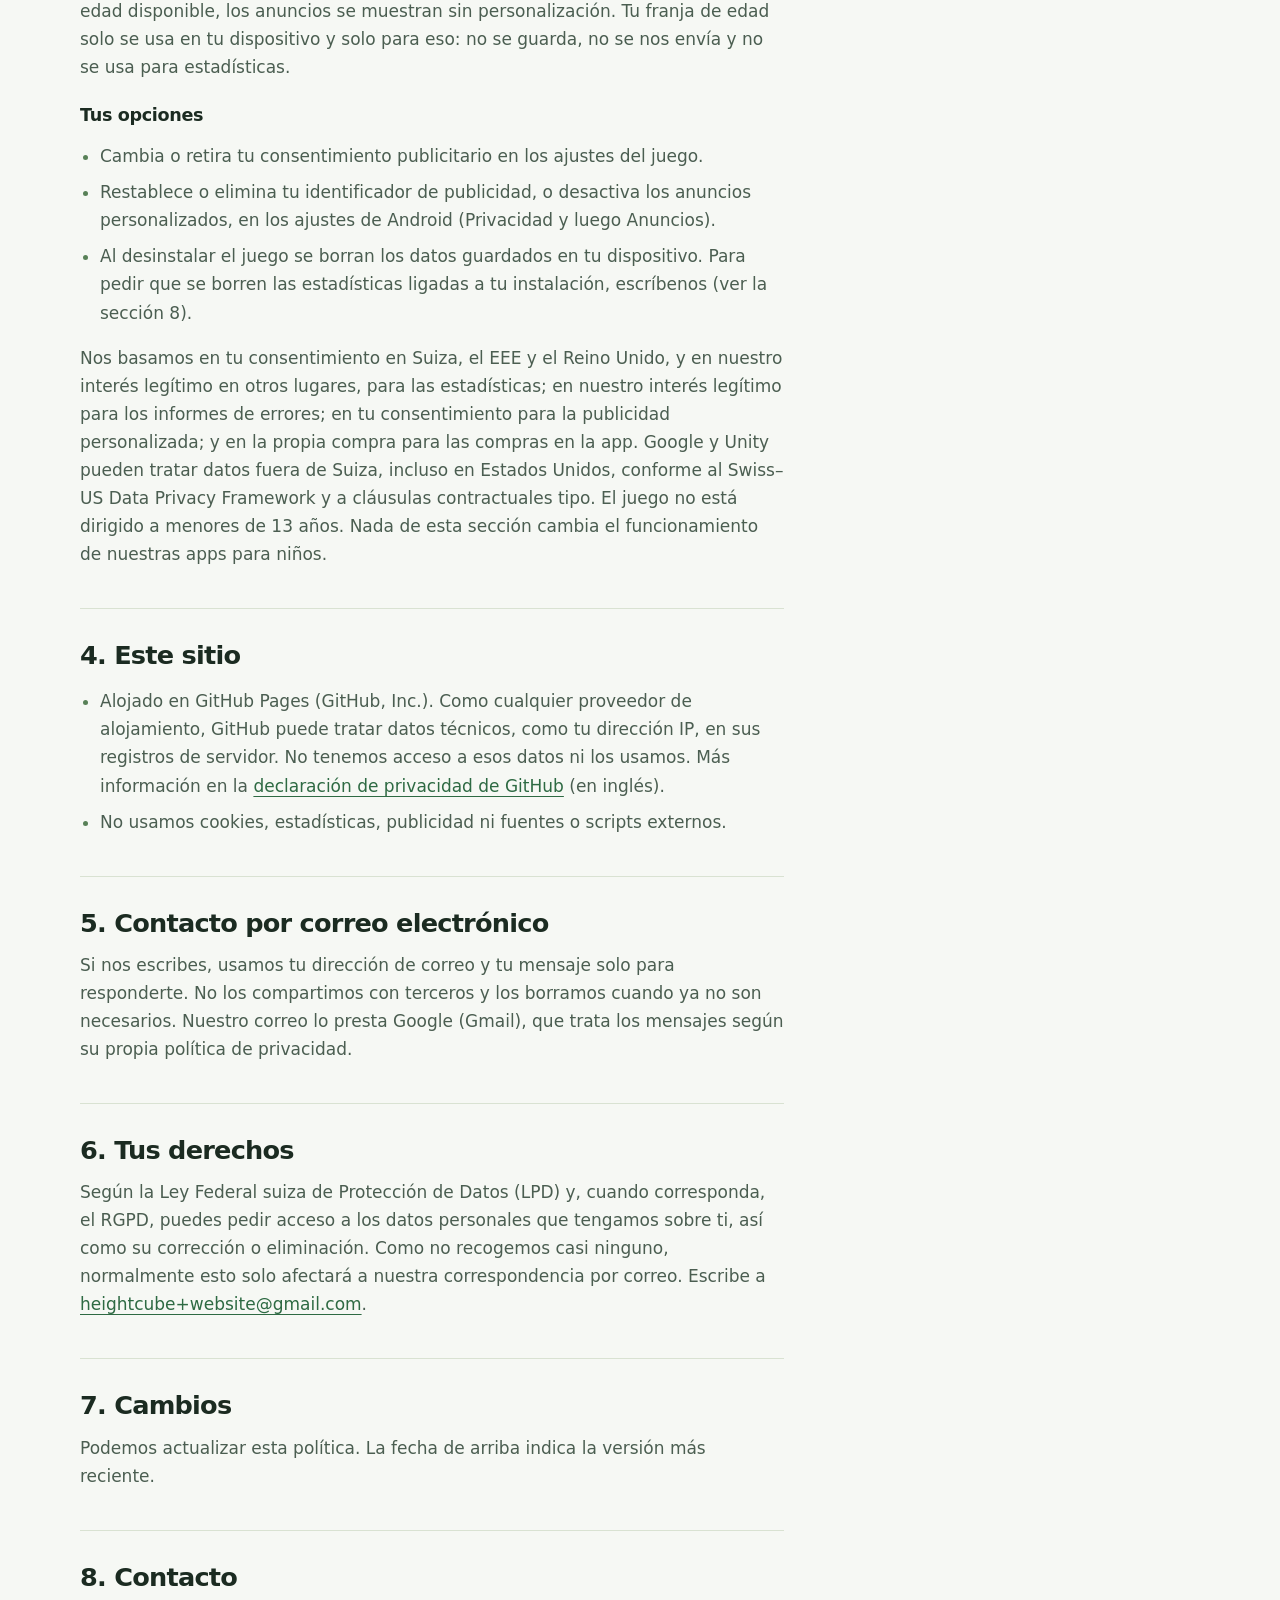
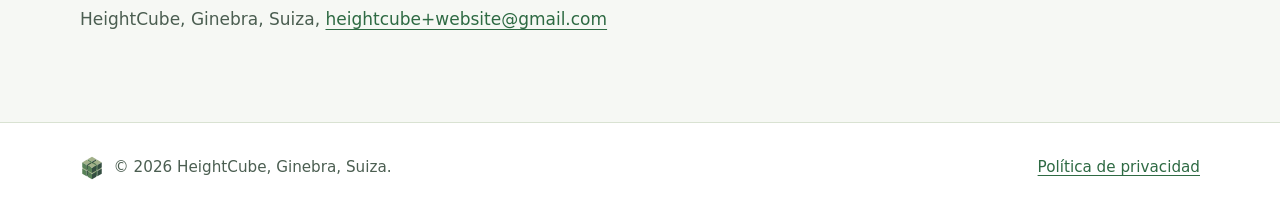
<file: es/privacy.html>
<!doctype html>
<html lang="es">
<head>
  <meta charset="utf-8">
  <meta name="viewport" content="width=device-width, initial-scale=1">
  <title>Política de privacidad — HeightCube</title>
  <meta name="description" content="Política de privacidad de HeightCube: nuestras apps para niños no muestran publicidad, no necesitan internet y no recogen datos personales. Nuestros juegos muestran publicidad y ofrecen compras en la app. Este sitio no usa cookies, estadísticas ni rastreadores.">
  <meta name="referrer" content="no-referrer">
  <meta name="theme-color" content="#f6f8f4" media="(prefers-color-scheme: light)">
  <meta name="theme-color" content="#111915" media="(prefers-color-scheme: dark)">
  <meta property="og:type" content="website">
  <meta property="og:site_name" content="HeightCube">
  <meta property="og:title" content="Política de privacidad — HeightCube">
  <meta property="og:description" content="Nuestras apps para niños no muestran publicidad, no necesitan internet y no recogen datos personales.">
  <meta property="og:url" content="https://heightcube.github.io/es/privacy.html">
  <meta property="og:locale" content="es_ES">
  <meta property="og:locale:alternate" content="en_US">
  <link rel="canonical" href="https://heightcube.github.io/es/privacy.html">
  <link rel="alternate" hreflang="en" href="https://heightcube.github.io/privacy.html">
  <link rel="alternate" hreflang="fr" href="https://heightcube.github.io/fr/privacy.html">
  <link rel="alternate" hreflang="de" href="https://heightcube.github.io/de/privacy.html">
  <link rel="alternate" hreflang="es" href="https://heightcube.github.io/es/privacy.html">
  <link rel="alternate" hreflang="pt-BR" href="https://heightcube.github.io/pt-br/privacy.html">
  <link rel="alternate" hreflang="x-default" href="https://heightcube.github.io/privacy.html">
  <link rel="icon" href="../favicon.svg" type="image/svg+xml">
  <link rel="stylesheet" href="../style.css">
</head>
<body>
  <a class="skip" href="#main">Ir al contenido</a>

  <header class="site-header">
    <div class="wrap">
      <a class="brand" href="../index.html" aria-label="HeightCube, página de inicio (en inglés)">
        <svg class="logo" viewBox="0 0 64 64" aria-hidden="true" focusable="false">
      <path class="t" d="M32 2.0L43.7 8.8L32 15.5L20.3 8.8Z"/>
      <path class="l" d="M20.3 22.3L32 29.0L32 15.5L20.3 8.8Z"/>
      <path class="r" d="M43.7 22.3L32 29.0L32 15.5L43.7 8.8Z"/>
      <path class="t" d="M17.7 26.7L29.4 33.5L17.7 40.2L6 33.5Z"/>
      <path class="l" d="M6 47.0L17.7 53.8L17.7 40.2L6 33.5Z"/>
      <path class="r" d="M29.4 47.0L17.7 53.8L17.7 40.2L29.4 33.5Z"/>
      <path class="t" d="M46.3 26.7L58 33.5L46.3 40.2L34.6 33.5Z"/>
      <path class="l" d="M34.6 47.0L46.3 53.8L46.3 40.2L34.6 33.5Z"/>
      <path class="r" d="M58 47.0L46.3 53.8L46.3 40.2L58 33.5Z"/>
      <path class="t" d="M17.7 10.2L29.4 17.0L17.7 23.8L6 17.0Z"/>
      <path class="l" d="M6 30.5L17.7 37.3L17.7 23.8L6 17.0Z"/>
      <path class="r" d="M29.4 30.5L17.7 37.3L17.7 23.8L29.4 17.0Z"/>
      <path class="t" d="M46.3 10.2L58 17.0L46.3 23.8L34.6 17.0Z"/>
      <path class="l" d="M34.6 30.5L46.3 37.3L46.3 23.8L34.6 17.0Z"/>
      <path class="r" d="M58 30.5L46.3 37.3L46.3 23.8L58 17.0Z"/>
      <path class="t" d="M32 35.0L43.7 41.7L32 48.5L20.3 41.7Z"/>
      <path class="l" d="M20.3 55.2L32 62.0L32 48.5L20.3 41.7Z"/>
      <path class="r" d="M43.7 55.2L32 62.0L32 48.5L43.7 41.7Z"/>
      <path class="t" d="M32 18.5L43.7 25.2L32 32.0L20.3 25.2Z"/>
      <path class="l" d="M20.3 38.8L32 45.5L32 32.0L20.3 25.2Z"/>
      <path class="r" d="M43.7 38.8L32 45.5L32 32.0L43.7 25.2Z"/>
        </svg>
        <span class="brand-name">HeightCube</span>
      </a>
      <nav class="site-nav" aria-label="Navegación principal">
        <ul>
          <li class="nav-about"><a href="../index.html#about" hreflang="en">Quiénes somos</a></li>
          <li><a href="../index.html#apps" hreflang="en">Apps</a></li>
          <li><a href="../index.html#contact" hreflang="en">Contacto</a></li>
          <li><a href="privacy.html" aria-current="page">Privacidad</a></li>
          <li><a class="lang" href="../privacy.html" hreflang="en" lang="en" aria-label="English version">EN</a></li>
        </ul>
      </nav>
    </div>
  </header>

  <main id="main">
    <section class="wrap policy-page" aria-labelledby="policy-title">
      <article class="policy">
        <h1 id="policy-title">Política de privacidad</h1>
        <p><strong>Fecha de entrada en vigor:</strong> 20 de noviembre de 2026<br>
        <strong>Responsable del tratamiento:</strong> HeightCube, estudio independiente con sede en Ginebra, Suiza. Contacto: <a href="../index.html#contact" data-mail data-mail-text>heightcube+website (at) gmail (punto) com</a></p>
        <p>Esta página es una traducción. La página de inicio está en inglés y francés. <a href="../privacy.html" hreflang="en" lang="en">English</a> · <a href="../fr/privacy.html" hreflang="fr" lang="fr">Français</a> · <a href="../de/privacy.html" hreflang="de" lang="de">Deutsch</a> · <strong>Español</strong> · <a href="../pt-br/privacy.html" hreflang="pt-BR" lang="pt-BR">Português (Brasil)</a></p>

        <h2>1. En resumen</h2>
        <p>Nuestras apps para niños no muestran publicidad, no necesitan conexión a internet y no recogen, guardan ni comparten datos personales. Nuestros juegos son gratuitos, muestran publicidad y ofrecen compras en la app; la sección 3 indica los servicios que usan y los datos que esos servicios tratan. Este sitio no usa cookies, herramientas de estadísticas ni rastreadores.</p>

        <h2>2. Nuestras apps para niños</h2>
        <ul>
          <li>Nuestras apps para niños funcionan completamente sin conexión y no piden acceso a la red.</li>
          <li>No recogemos información personal, identificadores del dispositivo, ubicación ni estadísticas de uso.</li>
          <li>No incluimos publicidad, herramientas de estadísticas de terceros ni SDK de seguimiento.</li>
          <li>Los datos creados en una app (por ejemplo, ajustes o progreso) se quedan en tu dispositivo y se borran al desinstalar la app.</li>
          <li>Algunas permiten que un adulto guarde el progreso de un jugador en un archivo, por ejemplo para pasarlo a otro teléfono. El archivo va solo adonde tú decidas guardarlo.</li>
          <li><strong>Niños:</strong> están pensadas para ser seguras: sin publicidad, sin enlaces externos, sin cuentas y sin recogida de datos.</li>
          <li><strong>Distribución:</strong> todas nuestras apps se distribuyen a través de Google Play. Google puede tratar datos según su propia política de privacidad cuando descargas o actualizas una app. No recibimos esos datos de forma que te identifique.</li>
        </ul>

        <h2>3. Nuestros juegos</h2>
        <p>Nuestros juegos son gratuitos, muestran publicidad y ofrecen compras en la app. Esta sección trata de <strong>Ace of Shapes: Tower Defense</strong> (Google Play: <code>com.heightcube.aceofshapes</code>), pensado para jugadores de 13 años o más. No tenemos servidores propios: tu progreso se guarda en tu dispositivo. Los servicios de abajo los presta Google, que trata los datos por cuenta nuestra o según su propia política de privacidad. No vendemos datos personales.</p>
        <h3>Informes de errores (Firebase Crashlytics)</h3>
        <p>Si el juego se cierra por un error, envía un informe: modelo del dispositivo, versión de Android, versión de la app, detalles técnicos del error y un identificador de instalación aleatorio. Lo usamos solo para corregir errores. Los informes se guardan 90 días.</p>
        <h3>Estadísticas de juego (Google Analytics for Firebase)</h3>
        <p>El juego registra cómo se usa (por ejemplo, partidas empezadas y terminadas, pantallas vistas, compras y anuncios vistos), junto con un identificador de instancia de la app, información del dispositivo y una ubicación aproximada deducida de la dirección IP (país o región, nunca una ubicación precisa). Lo usamos para equilibrar y mejorar el juego. En Suiza, el EEE y el Reino Unido, estos identificadores solo se usan con tu consentimiento dado en el formulario de consentimiento; sin él, solo se envían recuentos anónimos. Se guarda como máximo 14 meses. El juego también descarga ajustes desde Firebase Remote Config (por ejemplo, cada cuánto pueden aparecer anuncios); esto no envía datos de juego.</p>
        <h3>Publicidad (Google AdMob)</h3>
        <p>El juego muestra anuncios con recompensa que tú decides ver y, de vez en cuando, anuncios entre partidas. Google AdMob usa el identificador de publicidad de tu dispositivo, la dirección IP e información sobre el dispositivo y tus interacciones con los anuncios para mostrarlos, medirlos y evitar el fraude. En Suiza, el EEE y el Reino Unido, el juego te pide consentimiento antes de personalizar los anuncios; puedes cambiar tu elección en cualquier momento desde los ajustes del juego. En los estados de EE. UU. con leyes de privacidad, puedes oponerte a la venta o el intercambio de tus datos desde esos mismos ajustes. Los anuncios se limitan a contenidos aptos para todos los públicos (clasificación PG). Consulta <a href="https://policies.google.com/technologies/partner-sites?hl=es" rel="noopener noreferrer">cómo usa Google los datos de las apps que utilizan sus servicios</a>.</p>
        <h3>Compras en la app (Google Play)</h3>
        <p>Las compras las gestiona Google Play. Recibimos un número de pedido y el artículo comprado, para que el juego pueda desbloquearlo y restaurarlo en un dispositivo nuevo. Nunca vemos tus datos de pago. La biblioteca de compras en la app que usamos (Unity IAP) también envía a Unity Technologies información técnica sobre cada paso de compra (producto, precio, ID de transacción, modelo del dispositivo y versión de Android, un ID de instalación de Unity) para sus propias estadísticas de servicio; nunca recibe tu identificador de publicidad.</p>
        <h3>Google Play Juegos</h3>
        <p>Si inicias sesión en Google Play Juegos, tu identificador de jugador de Play Juegos se usa para los logros y las clasificaciones, y una copia de tu perfil de juego (moneda, desbloqueos y logros, nunca una partida en curso) se guarda en las partidas guardadas de Play Juegos de tu cuenta de Google para que puedas continuar en otro dispositivo. Tu nombre y tu avatar de Play Juegos pueden aparecer en las clasificaciones. Iniciar sesión es opcional: el juego funciona sin ello. Puedes eliminar estos datos desde la app Google Play Juegos (Ajustes y luego Eliminar cuenta y datos de Play Juegos).</p>
        <h3>Recordatorio diario y valoraciones</h3>
        <p>Si activas el recordatorio diario, el juego programa una notificación local en tu dispositivo; no se envía nada, ni a nosotros ni a nadie. Puedes desactivarlo en la tarjeta diaria o en los ajustes de Android. Valorar el juego usa la ventana de reseñas de Google Play: nunca sabemos si has valorado el juego ni cómo.</p>
        <h3>Franja de edad (Google Play)</h3>
        <p>En Google Play, el juego puede pedir a Google Play tu franja de edad donde la ley obliga a las tiendas de aplicaciones a compartirla (por ejemplo, en Brasil y algunos estados de EE. UU.). Si tienes menos de 18 años, o si allí no hay ninguna edad disponible, los anuncios se muestran sin personalización. Tu franja de edad solo se usa en tu dispositivo y solo para eso: no se guarda, no se nos envía y no se usa para estadísticas.</p>
        <h3>Tus opciones</h3>
        <ul>
          <li>Cambia o retira tu consentimiento publicitario en los ajustes del juego.</li>
          <li>Restablece o elimina tu identificador de publicidad, o desactiva los anuncios personalizados, en los ajustes de Android (Privacidad y luego Anuncios).</li>
          <li>Al desinstalar el juego se borran los datos guardados en tu dispositivo. Para pedir que se borren las estadísticas ligadas a tu instalación, escríbenos (ver la sección 8).</li>
        </ul>
        <p>Nos basamos en tu consentimiento en Suiza, el EEE y el Reino Unido, y en nuestro interés legítimo en otros lugares, para las estadísticas; en nuestro interés legítimo para los informes de errores; en tu consentimiento para la publicidad personalizada; y en la propia compra para las compras en la app. Google y Unity pueden tratar datos fuera de Suiza, incluso en Estados Unidos, conforme al Swiss–US Data Privacy Framework y a cláusulas contractuales tipo. El juego no está dirigido a menores de 13 años. Nada de esta sección cambia el funcionamiento de nuestras apps para niños.</p>

        <h2>4. Este sitio</h2>
        <ul>
          <li>Alojado en GitHub Pages (GitHub, Inc.). Como cualquier proveedor de alojamiento, GitHub puede tratar datos técnicos, como tu dirección IP, en sus registros de servidor. No tenemos acceso a esos datos ni los usamos. Más información en la <a href="https://docs.github.com/en/site-policy/privacy-policies/github-general-privacy-statement" rel="noopener noreferrer" hreflang="en">declaración de privacidad de GitHub</a> (en inglés).</li>
          <li>No usamos cookies, estadísticas, publicidad ni fuentes o scripts externos.</li>
        </ul>

        <h2>5. Contacto por correo electrónico</h2>
        <p>Si nos escribes, usamos tu dirección de correo y tu mensaje solo para responderte. No los compartimos con terceros y los borramos cuando ya no son necesarios. Nuestro correo lo presta Google (Gmail), que trata los mensajes según su propia política de privacidad.</p>

        <h2>6. Tus derechos</h2>
        <p>Según la Ley Federal suiza de Protección de Datos (LPD) y, cuando corresponda, el RGPD, puedes pedir acceso a los datos personales que tengamos sobre ti, así como su corrección o eliminación. Como no recogemos casi ninguno, normalmente esto solo afectará a nuestra correspondencia por correo. Escribe a <a href="../index.html#contact" data-mail data-mail-text>heightcube+website (at) gmail (punto) com</a>.</p>

        <h2>7. Cambios</h2>
        <p>Podemos actualizar esta política. La fecha de arriba indica la versión más reciente.</p>

        <h2>8. Contacto</h2>
        <p>HeightCube, Ginebra, Suiza, <a href="../index.html#contact" data-mail data-mail-text>heightcube+website (at) gmail (punto) com</a></p>
      </article>
    </section>
  </main>

  <footer class="site-footer">
    <div class="wrap">
      <p class="footer-brand"><img src="../favicon.svg" width="24" height="24" alt="">© 2026 HeightCube, Ginebra, Suiza.</p>
      <p><a href="privacy.html" aria-current="page">Política de privacidad</a></p>
    </div>
  </footer>

  <script src="../site.js"></script>
</body>
</html>
</file>
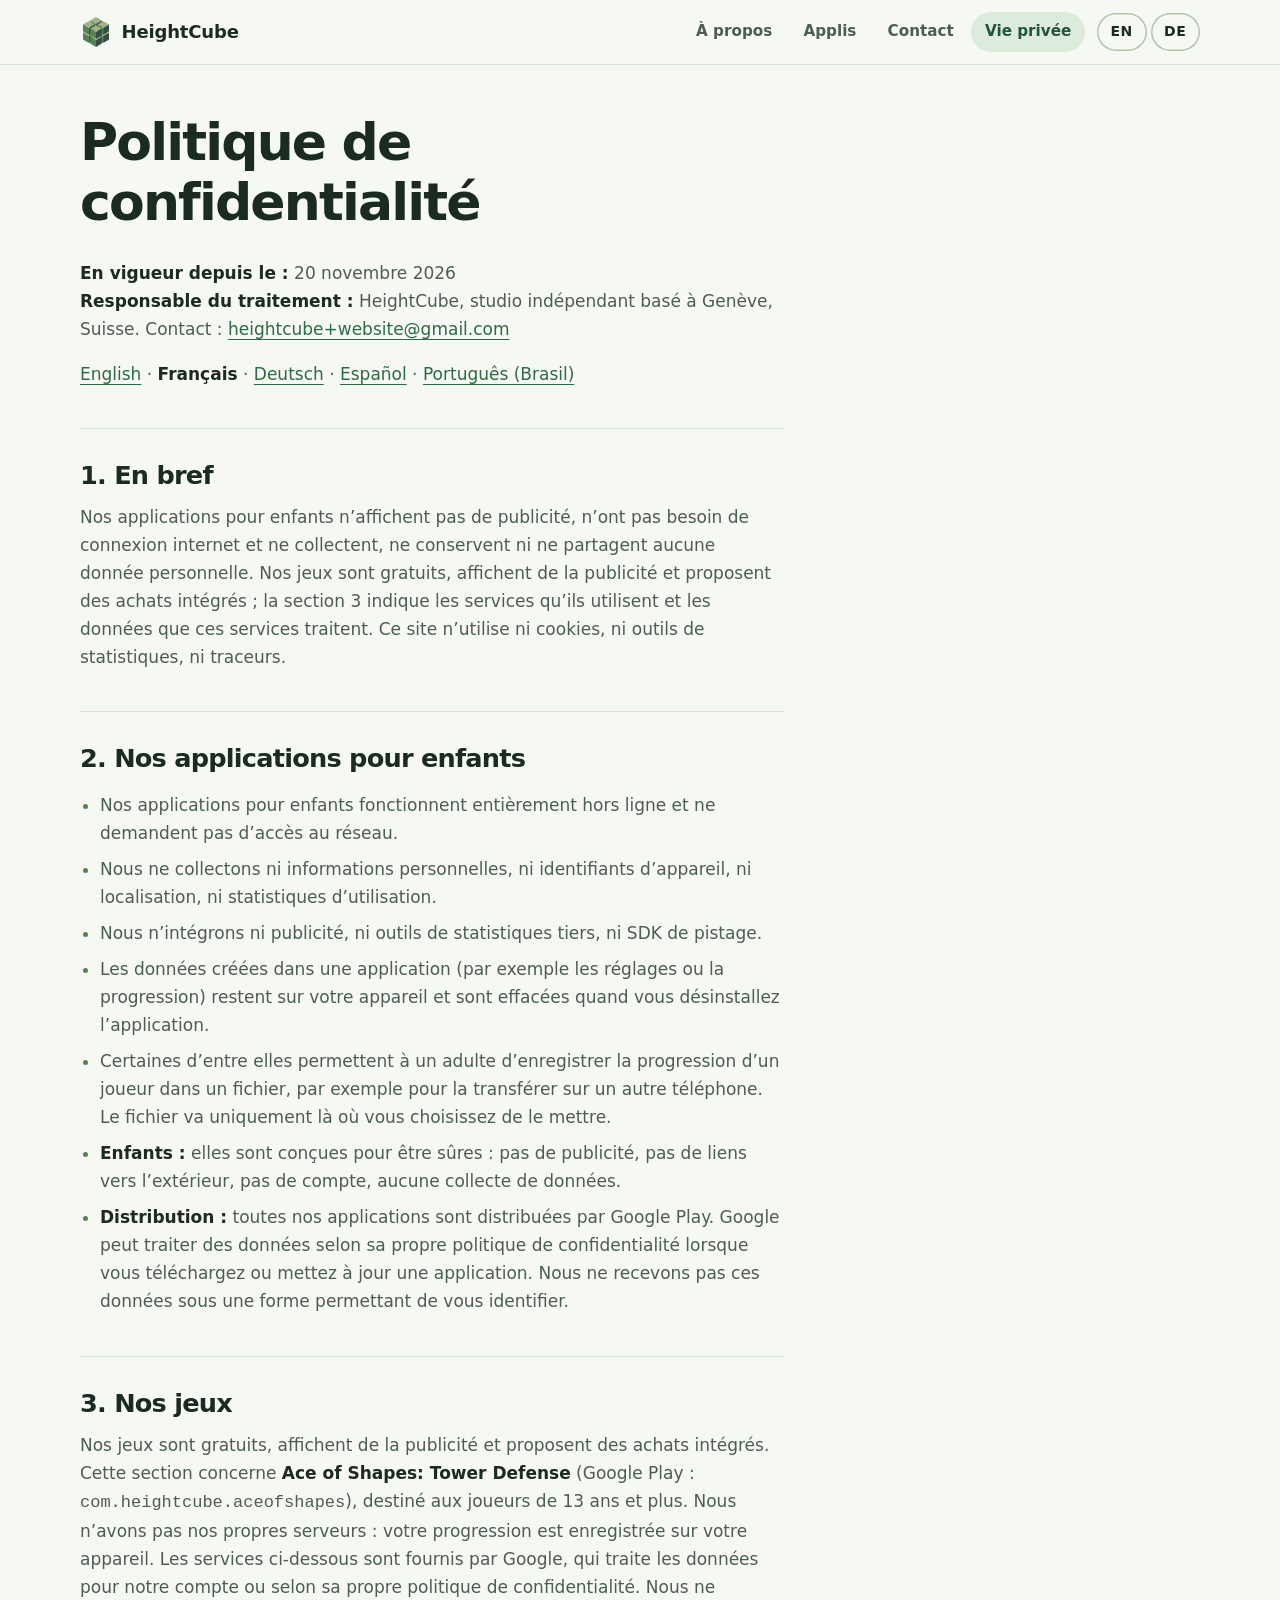
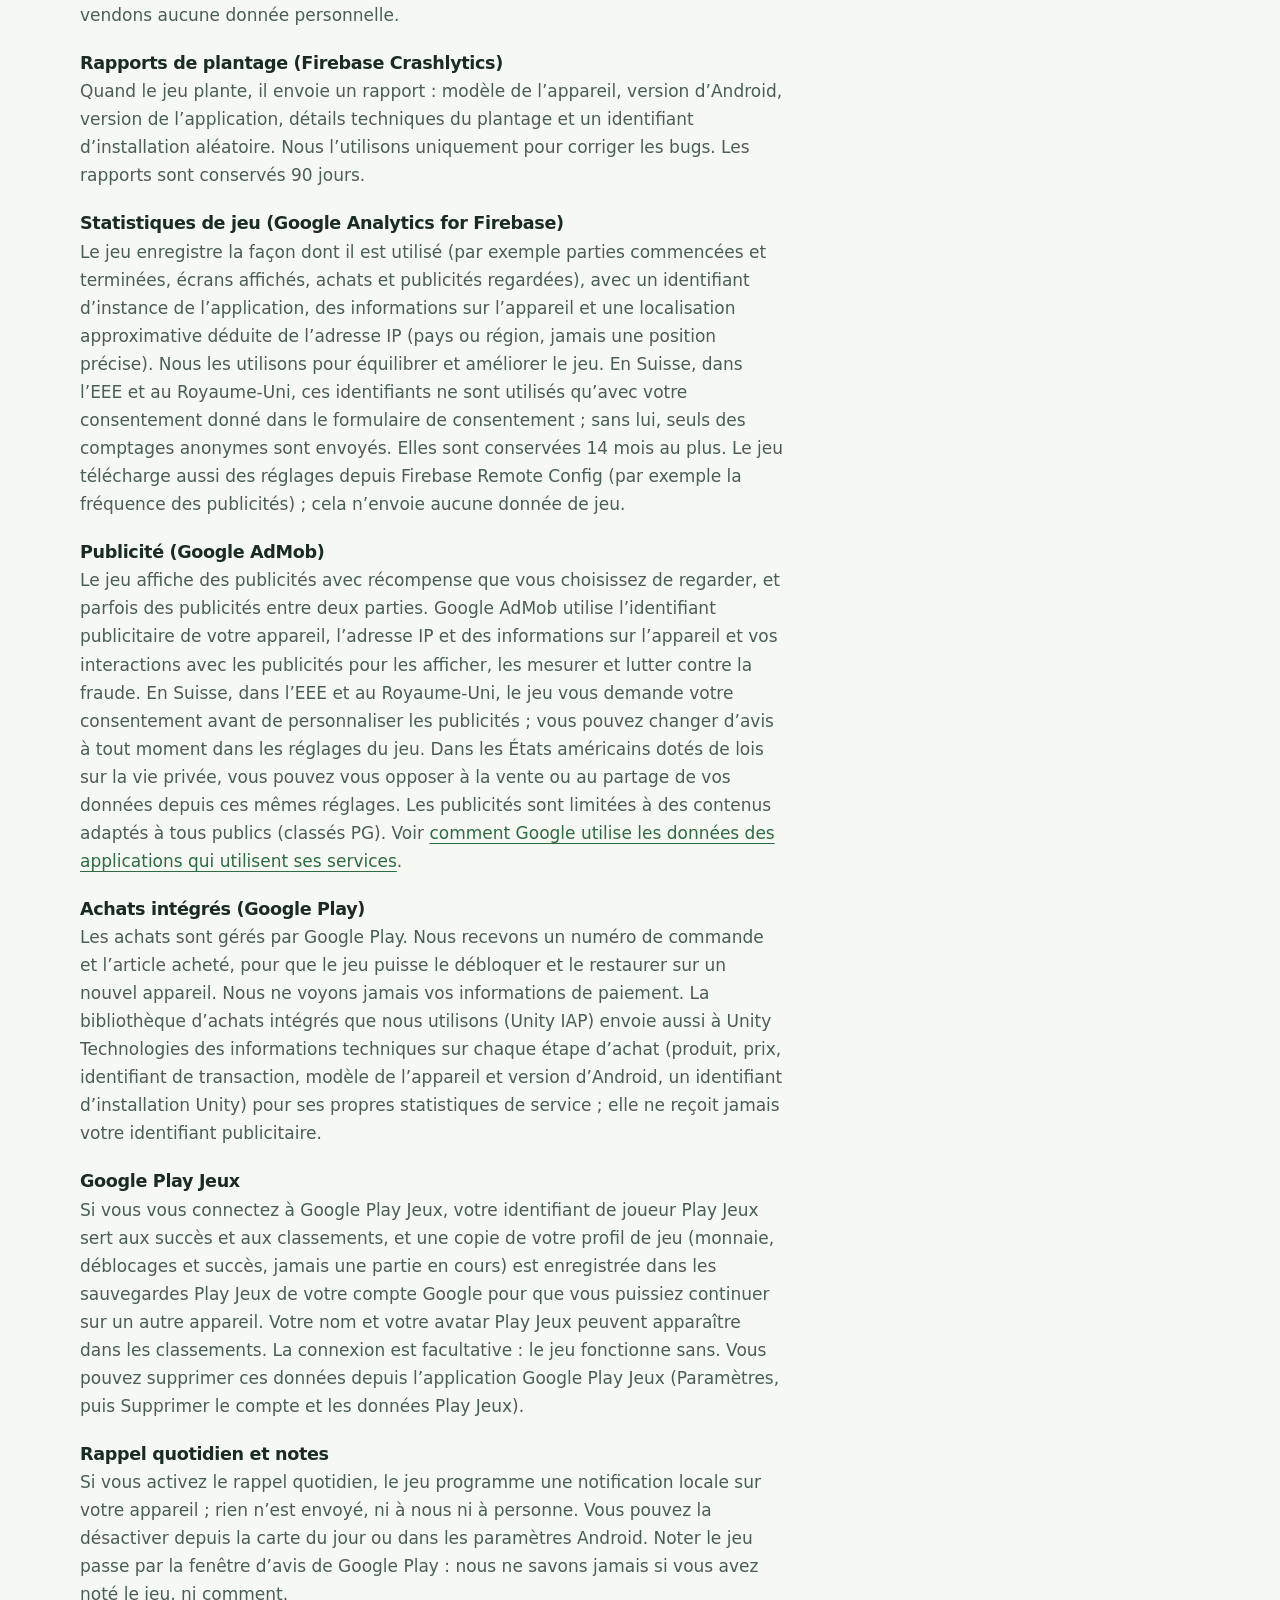
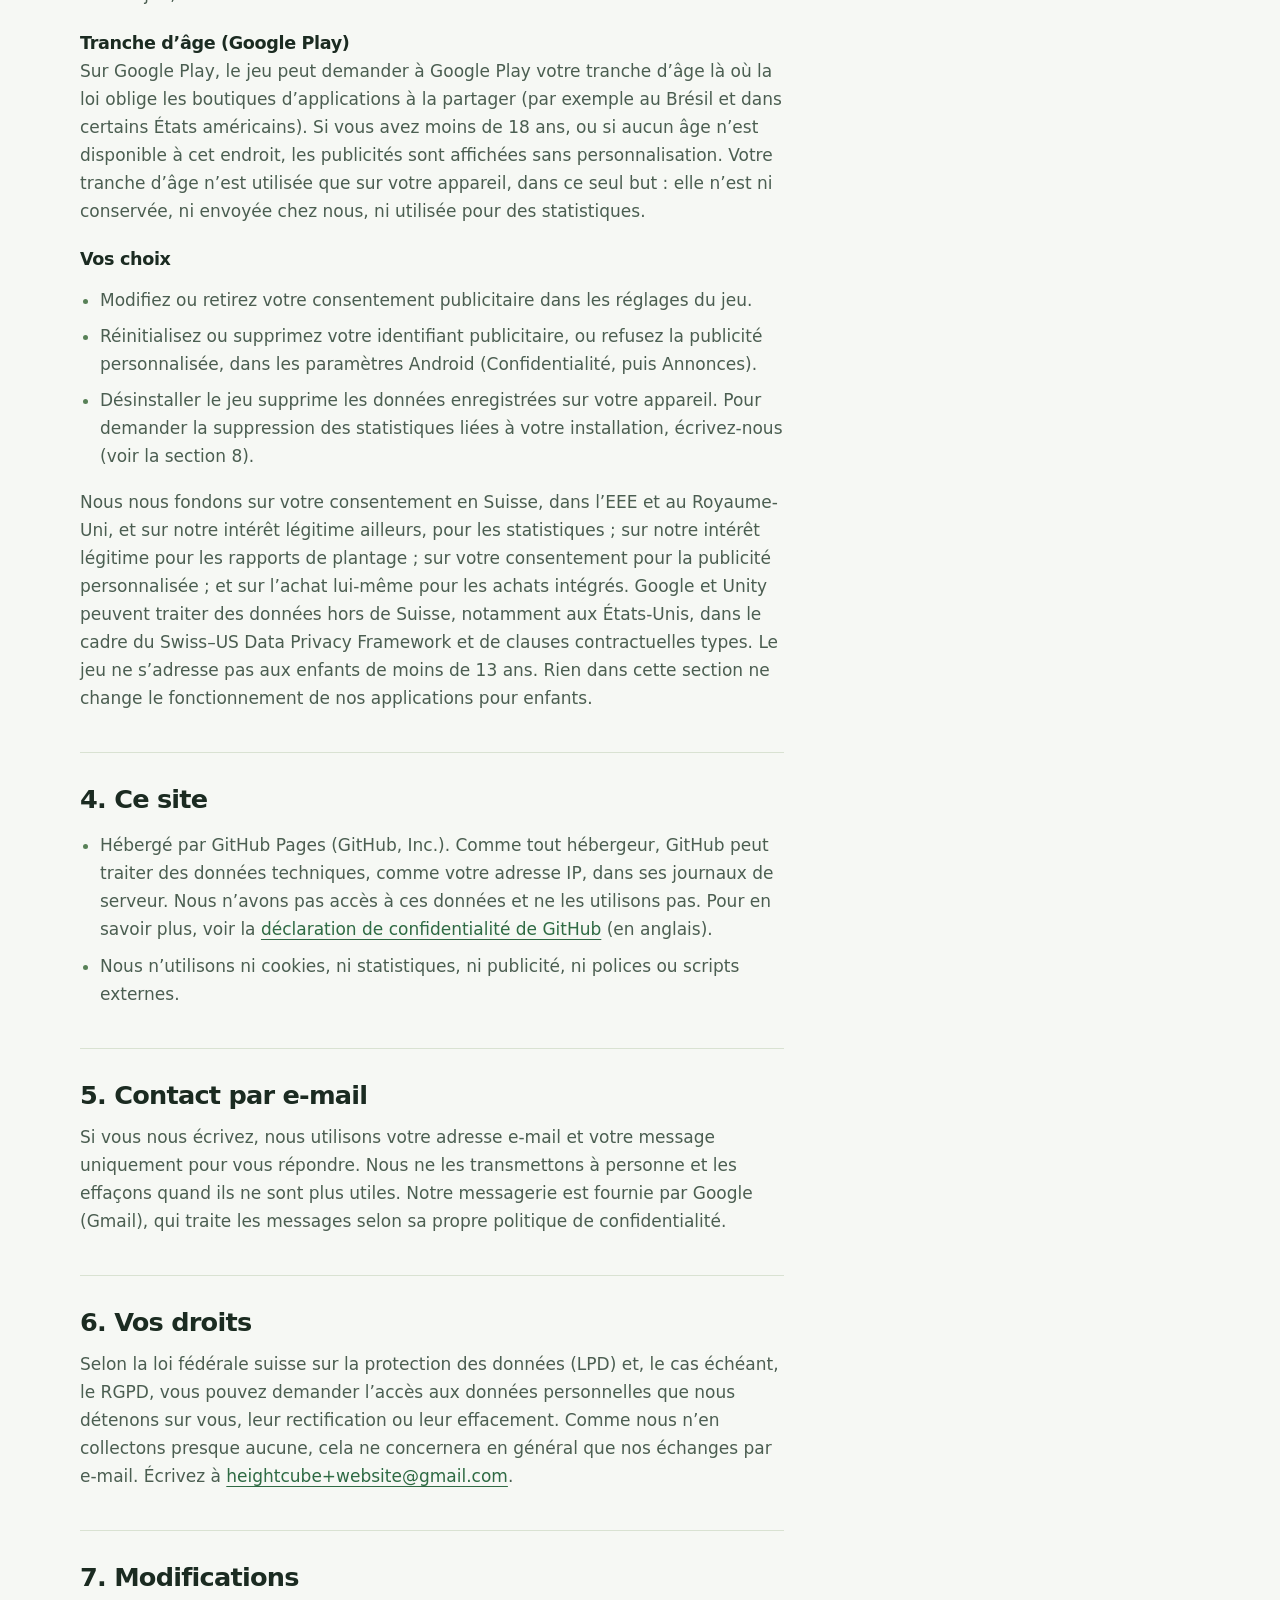
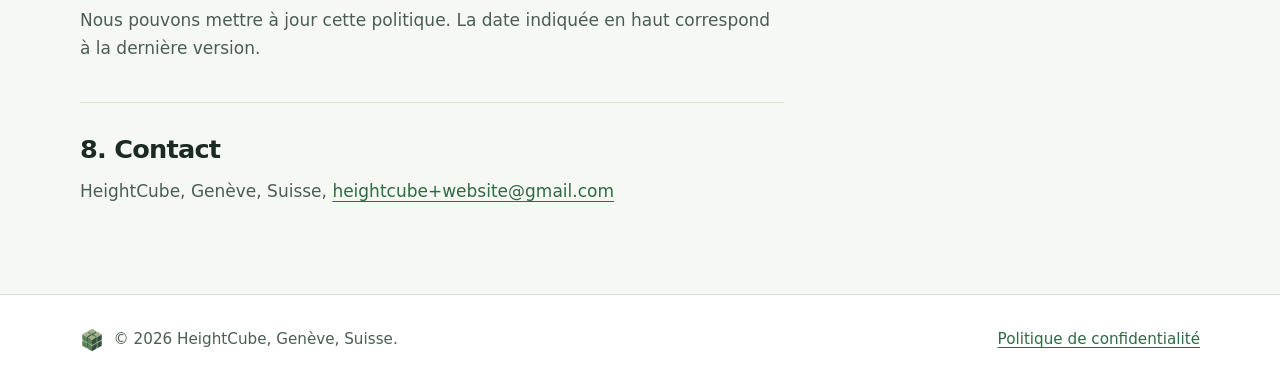
<file: fr/privacy.html>
<!doctype html>
<html lang="fr">
<head>
  <meta charset="utf-8">
  <meta name="viewport" content="width=device-width, initial-scale=1">
  <title>Politique de confidentialité — HeightCube</title>
  <meta name="description" content="Politique de confidentialité de HeightCube : nos applications pour enfants n’affichent aucune publicité, n’ont pas besoin d’internet et ne collectent aucune donnée personnelle. Ce site n’utilise ni cookies, ni statistiques, ni traceurs.">
  <meta name="referrer" content="no-referrer">
  <meta name="theme-color" content="#f6f8f4" media="(prefers-color-scheme: light)">
  <meta name="theme-color" content="#111915" media="(prefers-color-scheme: dark)">
  <meta property="og:type" content="website">
  <meta property="og:site_name" content="HeightCube">
  <meta property="og:title" content="Politique de confidentialité — HeightCube">
  <meta property="og:description" content="Nos applications pour enfants n’affichent aucune publicité, n’ont pas besoin d’internet et ne collectent aucune donnée personnelle.">
  <meta property="og:url" content="https://heightcube.github.io/fr/privacy.html">
  <meta property="og:locale" content="fr_CH">
  <meta property="og:locale:alternate" content="en_US">
  <meta property="og:locale:alternate" content="de_CH">
  <meta property="og:locale:alternate" content="es_ES">
  <meta property="og:locale:alternate" content="pt_BR">
  <link rel="canonical" href="https://heightcube.github.io/fr/privacy.html">
  <link rel="alternate" hreflang="en" href="https://heightcube.github.io/privacy.html">
  <link rel="alternate" hreflang="fr" href="https://heightcube.github.io/fr/privacy.html">
  <link rel="alternate" hreflang="de" href="https://heightcube.github.io/de/privacy.html">
  <link rel="alternate" hreflang="es" href="https://heightcube.github.io/es/privacy.html">
  <link rel="alternate" hreflang="pt-BR" href="https://heightcube.github.io/pt-br/privacy.html">
  <link rel="alternate" hreflang="x-default" href="https://heightcube.github.io/privacy.html">
  <link rel="icon" href="../favicon.svg" type="image/svg+xml">
  <link rel="stylesheet" href="../style.css">
</head>
<body>
  <a class="skip" href="#main">Aller au contenu</a>

  <header class="site-header">
    <div class="wrap">
      <a class="brand" href="index.html" aria-label="HeightCube, accueil">
        <svg class="logo" viewBox="0 0 64 64" aria-hidden="true" focusable="false">
      <path class="t" d="M32 2.0L43.7 8.8L32 15.5L20.3 8.8Z"/>
      <path class="l" d="M20.3 22.3L32 29.0L32 15.5L20.3 8.8Z"/>
      <path class="r" d="M43.7 22.3L32 29.0L32 15.5L43.7 8.8Z"/>
      <path class="t" d="M17.7 26.7L29.4 33.5L17.7 40.2L6 33.5Z"/>
      <path class="l" d="M6 47.0L17.7 53.8L17.7 40.2L6 33.5Z"/>
      <path class="r" d="M29.4 47.0L17.7 53.8L17.7 40.2L29.4 33.5Z"/>
      <path class="t" d="M46.3 26.7L58 33.5L46.3 40.2L34.6 33.5Z"/>
      <path class="l" d="M34.6 47.0L46.3 53.8L46.3 40.2L34.6 33.5Z"/>
      <path class="r" d="M58 47.0L46.3 53.8L46.3 40.2L58 33.5Z"/>
      <path class="t" d="M17.7 10.2L29.4 17.0L17.7 23.8L6 17.0Z"/>
      <path class="l" d="M6 30.5L17.7 37.3L17.7 23.8L6 17.0Z"/>
      <path class="r" d="M29.4 30.5L17.7 37.3L17.7 23.8L29.4 17.0Z"/>
      <path class="t" d="M46.3 10.2L58 17.0L46.3 23.8L34.6 17.0Z"/>
      <path class="l" d="M34.6 30.5L46.3 37.3L46.3 23.8L34.6 17.0Z"/>
      <path class="r" d="M58 30.5L46.3 37.3L46.3 23.8L58 17.0Z"/>
      <path class="t" d="M32 35.0L43.7 41.7L32 48.5L20.3 41.7Z"/>
      <path class="l" d="M20.3 55.2L32 62.0L32 48.5L20.3 41.7Z"/>
      <path class="r" d="M43.7 55.2L32 62.0L32 48.5L43.7 41.7Z"/>
      <path class="t" d="M32 18.5L43.7 25.2L32 32.0L20.3 25.2Z"/>
      <path class="l" d="M20.3 38.8L32 45.5L32 32.0L20.3 25.2Z"/>
      <path class="r" d="M43.7 38.8L32 45.5L32 32.0L43.7 25.2Z"/>
        </svg>
        <span class="brand-name">HeightCube</span>
      </a>
      <nav class="site-nav" aria-label="Principal">
        <ul>
          <li class="nav-about"><a href="index.html#about">À propos</a></li>
          <li><a href="index.html#apps">Applis</a></li>
          <li><a href="index.html#contact">Contact</a></li>
          <li><a href="privacy.html" aria-current="page">Vie privée</a></li>
          <li><a class="lang" href="../privacy.html" hreflang="en" lang="en" aria-label="English version">EN</a></li>
          <li><a class="lang" href="../de/privacy.html" hreflang="de" lang="de" aria-label="Deutsche Fassung">DE</a></li>
        </ul>
      </nav>
    </div>
  </header>

  <main id="main">
    <section class="wrap policy-page" aria-labelledby="policy-title">
      <article class="policy">
        <h1 id="policy-title">Politique de confidentialité</h1>
        <p><strong>En vigueur depuis le :</strong> 20 novembre 2026<br>
        <strong>Responsable du traitement :</strong> HeightCube, studio indépendant basé à Genève, Suisse. Contact : <a href="index.html#contact" data-mail data-mail-text>heightcube+website (arobase) gmail (point) com</a></p>
        <p class="policy-langs"><a href="../privacy.html" hreflang="en" lang="en">English</a> · <strong>Français</strong> · <a href="../de/privacy.html" hreflang="de" lang="de">Deutsch</a> · <a href="../es/privacy.html" hreflang="es" lang="es">Español</a> · <a href="../pt-br/privacy.html" hreflang="pt-BR" lang="pt-BR">Português (Brasil)</a></p>

        <h2>1. En bref</h2>
        <p>Nos applications pour enfants n’affichent pas de publicité, n’ont pas besoin de connexion internet et ne collectent, ne conservent ni ne partagent aucune donnée personnelle. Nos jeux sont gratuits, affichent de la publicité et proposent des achats intégrés ; la section 3 indique les services qu’ils utilisent et les données que ces services traitent. Ce site n’utilise ni cookies, ni outils de statistiques, ni traceurs.</p>

        <h2>2. Nos applications pour enfants</h2>
        <ul>
          <li>Nos applications pour enfants fonctionnent entièrement hors ligne et ne demandent pas d’accès au réseau.</li>
          <li>Nous ne collectons ni informations personnelles, ni identifiants d’appareil, ni localisation, ni statistiques d’utilisation.</li>
          <li>Nous n’intégrons ni publicité, ni outils de statistiques tiers, ni SDK de pistage.</li>
          <li>Les données créées dans une application (par exemple les réglages ou la progression) restent sur votre appareil et sont effacées quand vous désinstallez l’application.</li>
          <li>Certaines d’entre elles permettent à un adulte d’enregistrer la progression d’un joueur dans un fichier, par exemple pour la transférer sur un autre téléphone. Le fichier va uniquement là où vous choisissez de le mettre.</li>
          <li><strong>Enfants :</strong> elles sont conçues pour être sûres : pas de publicité, pas de liens vers l’extérieur, pas de compte, aucune collecte de données.</li>
          <li><strong>Distribution :</strong> toutes nos applications sont distribuées par Google Play. Google peut traiter des données selon sa propre politique de confidentialité lorsque vous téléchargez ou mettez à jour une application. Nous ne recevons pas ces données sous une forme permettant de vous identifier.</li>
        </ul>

        <h2>3. Nos jeux</h2>
        <p>Nos jeux sont gratuits, affichent de la publicité et proposent des achats intégrés. Cette section concerne <strong>Ace of Shapes: Tower Defense</strong> (Google Play : <code>com.heightcube.aceofshapes</code>), destiné aux joueurs de 13 ans et plus. Nous n’avons pas nos propres serveurs : votre progression est enregistrée sur votre appareil. Les services ci-dessous sont fournis par Google, qui traite les données pour notre compte ou selon sa propre politique de confidentialité. Nous ne vendons aucune donnée personnelle.</p>
        <h3>Rapports de plantage (Firebase Crashlytics)</h3>
        <p>Quand le jeu plante, il envoie un rapport : modèle de l’appareil, version d’Android, version de l’application, détails techniques du plantage et un identifiant d’installation aléatoire. Nous l’utilisons uniquement pour corriger les bugs. Les rapports sont conservés 90 jours.</p>
        <h3>Statistiques de jeu (Google Analytics for Firebase)</h3>
        <p>Le jeu enregistre la façon dont il est utilisé (par exemple parties commencées et terminées, écrans affichés, achats et publicités regardées), avec un identifiant d’instance de l’application, des informations sur l’appareil et une localisation approximative déduite de l’adresse IP (pays ou région, jamais une position précise). Nous les utilisons pour équilibrer et améliorer le jeu. En Suisse, dans l’EEE et au Royaume-Uni, ces identifiants ne sont utilisés qu’avec votre consentement donné dans le formulaire de consentement ; sans lui, seuls des comptages anonymes sont envoyés. Elles sont conservées 14 mois au plus. Le jeu télécharge aussi des réglages depuis Firebase Remote Config (par exemple la fréquence des publicités) ; cela n’envoie aucune donnée de jeu.</p>
        <h3>Publicité (Google AdMob)</h3>
        <p>Le jeu affiche des publicités avec récompense que vous choisissez de regarder, et parfois des publicités entre deux parties. Google AdMob utilise l’identifiant publicitaire de votre appareil, l’adresse IP et des informations sur l’appareil et vos interactions avec les publicités pour les afficher, les mesurer et lutter contre la fraude. En Suisse, dans l’EEE et au Royaume-Uni, le jeu vous demande votre consentement avant de personnaliser les publicités ; vous pouvez changer d’avis à tout moment dans les réglages du jeu. Dans les États américains dotés de lois sur la vie privée, vous pouvez vous opposer à la vente ou au partage de vos données depuis ces mêmes réglages. Les publicités sont limitées à des contenus adaptés à tous publics (classés PG). Voir <a href="https://policies.google.com/technologies/partner-sites?hl=fr" rel="noopener noreferrer">comment Google utilise les données des applications qui utilisent ses services</a>.</p>
        <h3>Achats intégrés (Google Play)</h3>
        <p>Les achats sont gérés par Google Play. Nous recevons un numéro de commande et l’article acheté, pour que le jeu puisse le débloquer et le restaurer sur un nouvel appareil. Nous ne voyons jamais vos informations de paiement. La bibliothèque d’achats intégrés que nous utilisons (Unity IAP) envoie aussi à Unity Technologies des informations techniques sur chaque étape d’achat (produit, prix, identifiant de transaction, modèle de l’appareil et version d’Android, un identifiant d’installation Unity) pour ses propres statistiques de service ; elle ne reçoit jamais votre identifiant publicitaire.</p>
        <h3>Google Play Jeux</h3>
        <p>Si vous vous connectez à Google Play Jeux, votre identifiant de joueur Play Jeux sert aux succès et aux classements, et une copie de votre profil de jeu (monnaie, déblocages et succès, jamais une partie en cours) est enregistrée dans les sauvegardes Play Jeux de votre compte Google pour que vous puissiez continuer sur un autre appareil. Votre nom et votre avatar Play Jeux peuvent apparaître dans les classements. La connexion est facultative : le jeu fonctionne sans. Vous pouvez supprimer ces données depuis l’application Google Play Jeux (Paramètres, puis Supprimer le compte et les données Play Jeux).</p>
        <h3>Rappel quotidien et notes</h3>
        <p>Si vous activez le rappel quotidien, le jeu programme une notification locale sur votre appareil ; rien n’est envoyé, ni à nous ni à personne. Vous pouvez la désactiver depuis la carte du jour ou dans les paramètres Android. Noter le jeu passe par la fenêtre d’avis de Google Play : nous ne savons jamais si vous avez noté le jeu, ni comment.</p>
        <h3>Tranche d’âge (Google Play)</h3>
        <p>Sur Google Play, le jeu peut demander à Google Play votre tranche d’âge là où la loi oblige les boutiques d’applications à la partager (par exemple au Brésil et dans certains États américains). Si vous avez moins de 18 ans, ou si aucun âge n’est disponible à cet endroit, les publicités sont affichées sans personnalisation. Votre tranche d’âge n’est utilisée que sur votre appareil, dans ce seul but : elle n’est ni conservée, ni envoyée chez nous, ni utilisée pour des statistiques.</p>
        <h3>Vos choix</h3>
        <ul>
          <li>Modifiez ou retirez votre consentement publicitaire dans les réglages du jeu.</li>
          <li>Réinitialisez ou supprimez votre identifiant publicitaire, ou refusez la publicité personnalisée, dans les paramètres Android (Confidentialité, puis Annonces).</li>
          <li>Désinstaller le jeu supprime les données enregistrées sur votre appareil. Pour demander la suppression des statistiques liées à votre installation, écrivez-nous (voir la section 8).</li>
        </ul>
        <p>Nous nous fondons sur votre consentement en Suisse, dans l’EEE et au Royaume-Uni, et sur notre intérêt légitime ailleurs, pour les statistiques ; sur notre intérêt légitime pour les rapports de plantage ; sur votre consentement pour la publicité personnalisée ; et sur l’achat lui-même pour les achats intégrés. Google et Unity peuvent traiter des données hors de Suisse, notamment aux États-Unis, dans le cadre du Swiss–US Data Privacy Framework et de clauses contractuelles types. Le jeu ne s’adresse pas aux enfants de moins de 13 ans. Rien dans cette section ne change le fonctionnement de nos applications pour enfants.</p>

        <h2>4. Ce site</h2>
        <ul>
          <li>Hébergé par GitHub Pages (GitHub, Inc.). Comme tout hébergeur, GitHub peut traiter des données techniques, comme votre adresse IP, dans ses journaux de serveur. Nous n’avons pas accès à ces données et ne les utilisons pas. Pour en savoir plus, voir la <a href="https://docs.github.com/en/site-policy/privacy-policies/github-general-privacy-statement" rel="noopener noreferrer" hreflang="en">déclaration de confidentialité de GitHub</a> (en anglais).</li>
          <li>Nous n’utilisons ni cookies, ni statistiques, ni publicité, ni polices ou scripts externes.</li>
        </ul>

        <h2>5. Contact par e-mail</h2>
        <p>Si vous nous écrivez, nous utilisons votre adresse e-mail et votre message uniquement pour vous répondre. Nous ne les transmettons à personne et les effaçons quand ils ne sont plus utiles. Notre messagerie est fournie par Google (Gmail), qui traite les messages selon sa propre politique de confidentialité.</p>

        <h2>6. Vos droits</h2>
        <p>Selon la loi fédérale suisse sur la protection des données (LPD) et, le cas échéant, le RGPD, vous pouvez demander l’accès aux données personnelles que nous détenons sur vous, leur rectification ou leur effacement. Comme nous n’en collectons presque aucune, cela ne concernera en général que nos échanges par e-mail. Écrivez à <a href="index.html#contact" data-mail data-mail-text>heightcube+website (arobase) gmail (point) com</a>.</p>

        <h2>7. Modifications</h2>
        <p>Nous pouvons mettre à jour cette politique. La date indiquée en haut correspond à la dernière version.</p>

        <h2>8. Contact</h2>
        <p>HeightCube, Genève, Suisse, <a href="index.html#contact" data-mail data-mail-text>heightcube+website (arobase) gmail (point) com</a></p>
      </article>
    </section>
  </main>

  <footer class="site-footer">
    <div class="wrap">
      <p class="footer-brand"><img src="../favicon.svg" width="24" height="24" alt="">© 2026 HeightCube, Genève, Suisse.</p>
      <p><a href="privacy.html" aria-current="page">Politique de confidentialité</a></p>
    </div>
  </footer>

  <script src="../site.js"></script>
</body>
</html>
</file>
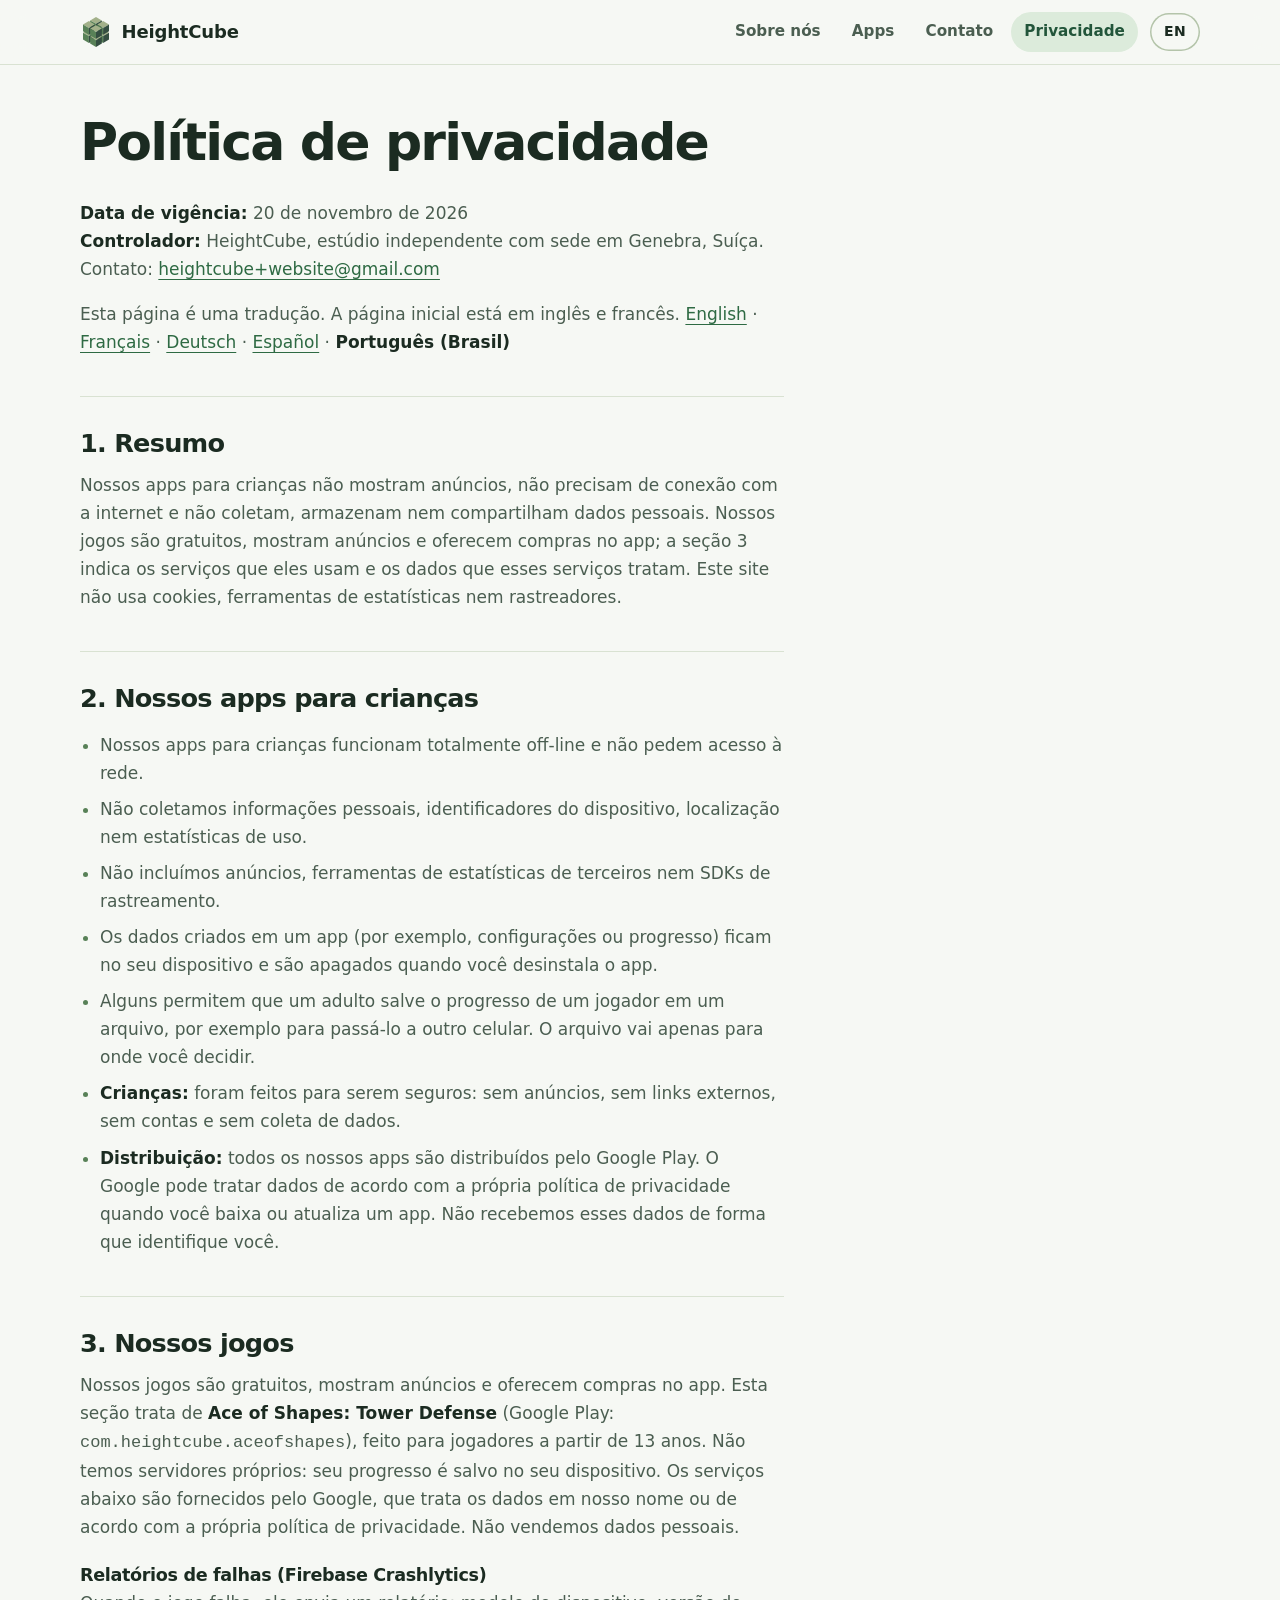
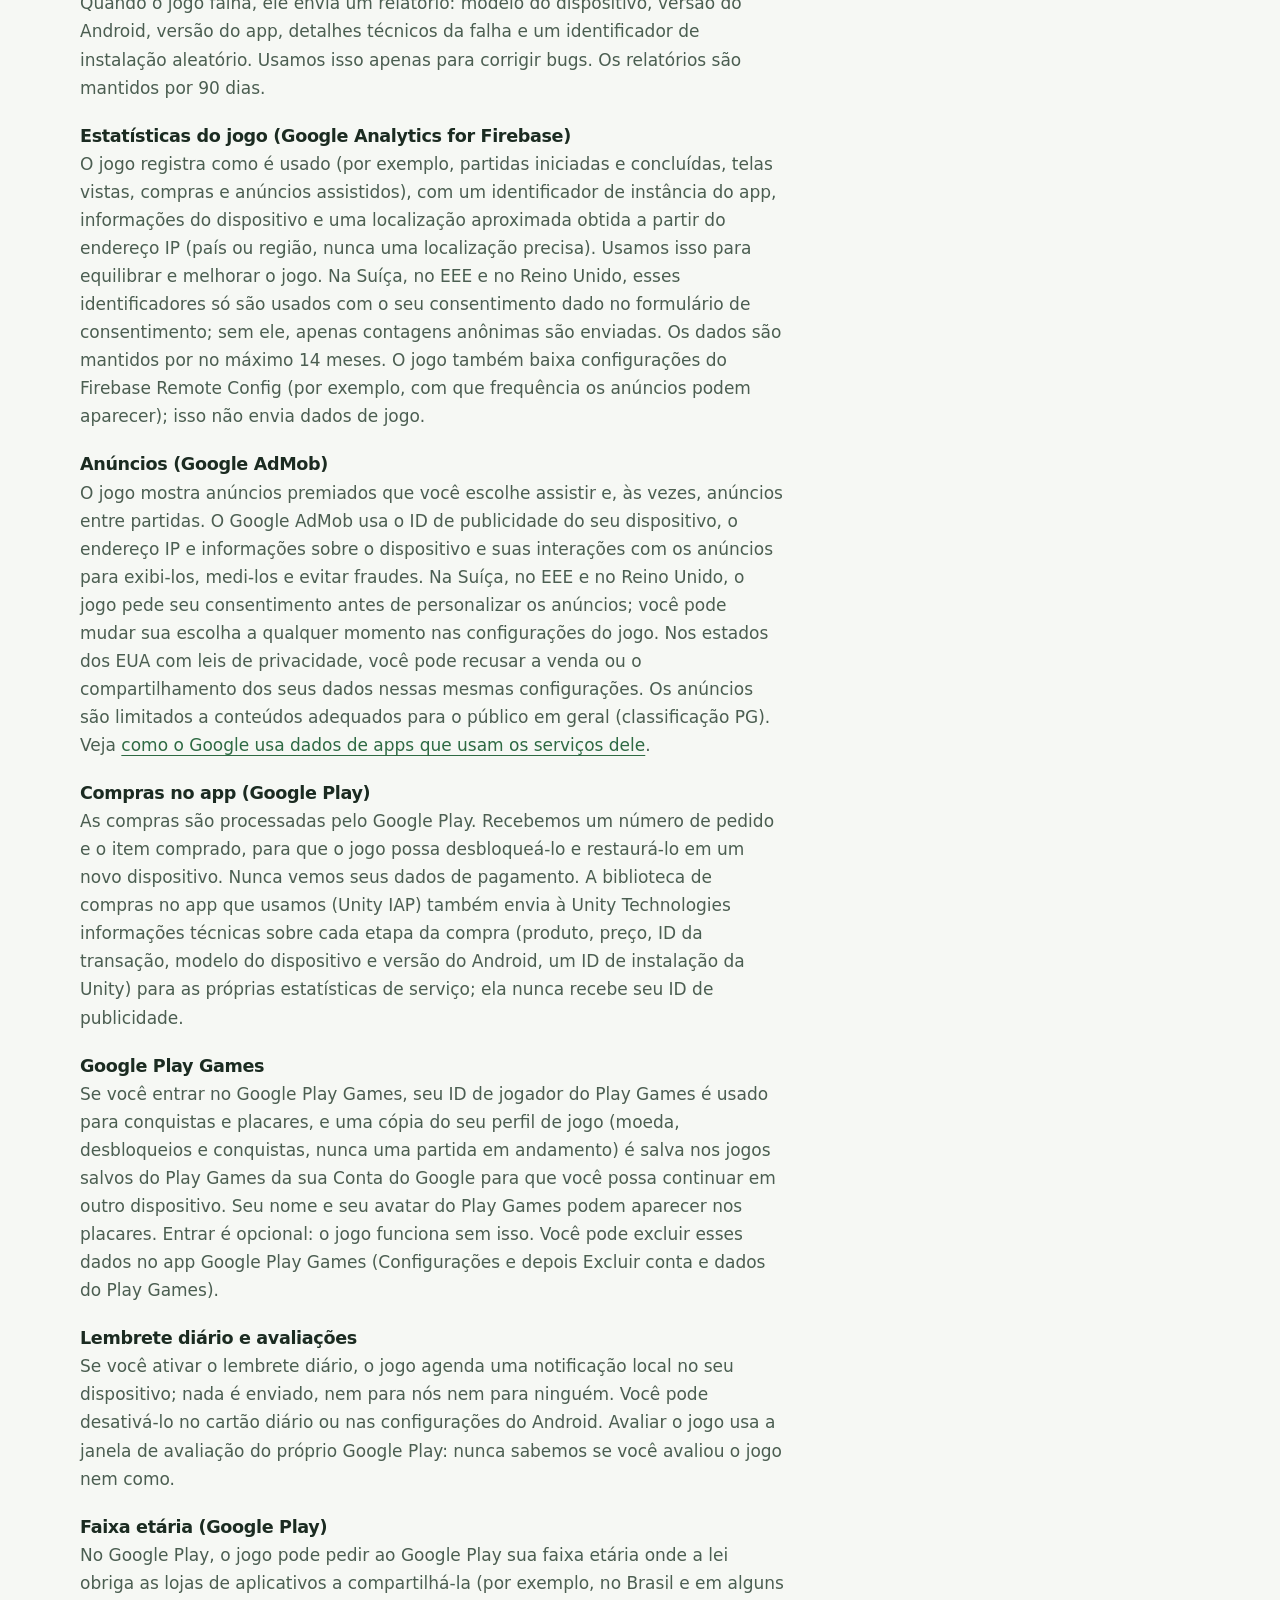
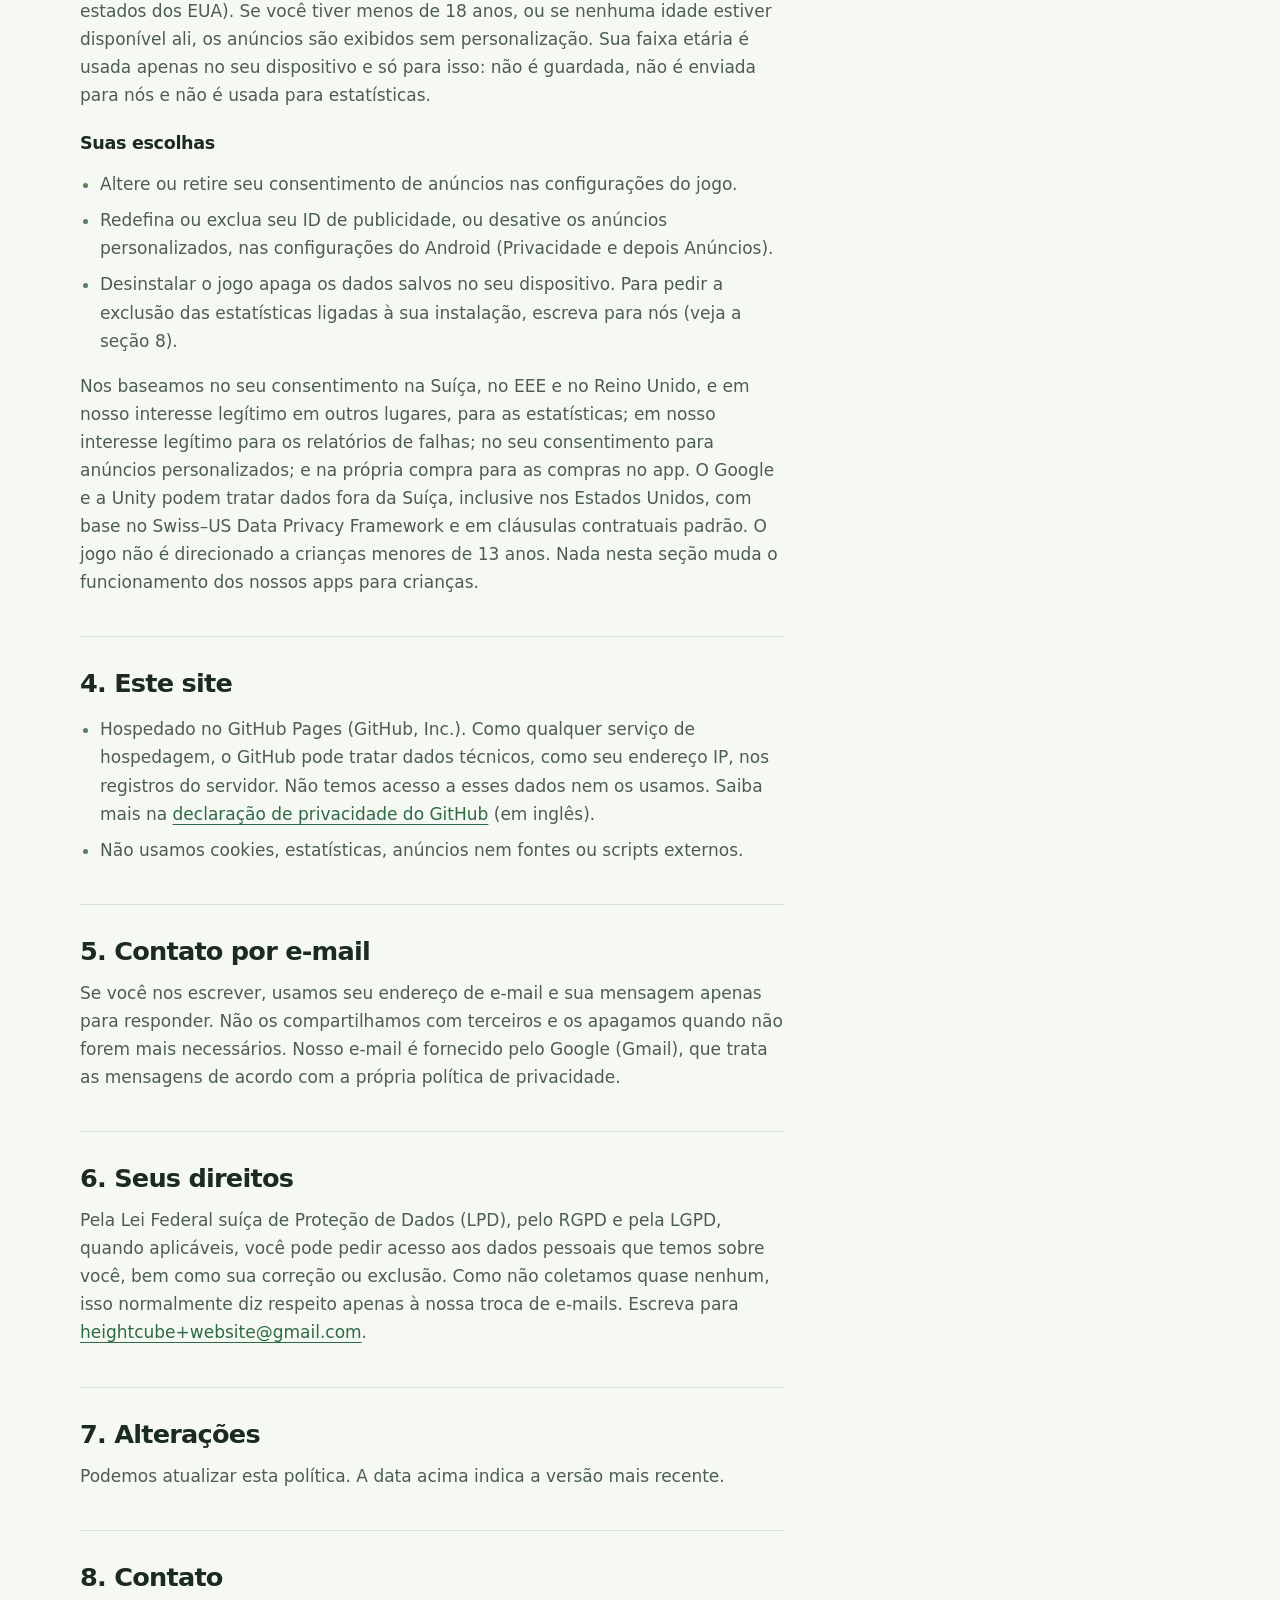
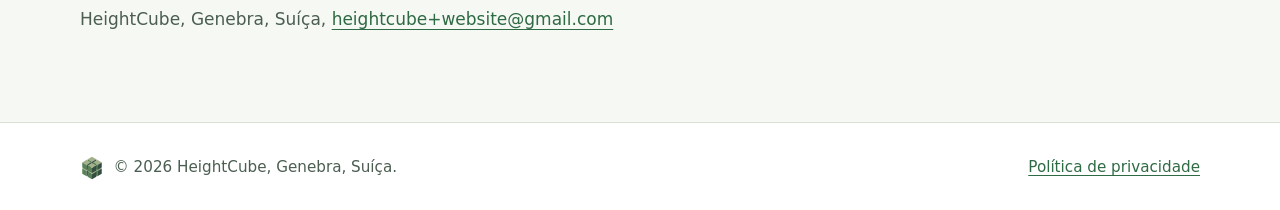
<file: pt-br/privacy.html>
<!doctype html>
<html lang="pt-BR">
<head>
  <meta charset="utf-8">
  <meta name="viewport" content="width=device-width, initial-scale=1">
  <title>Política de privacidade — HeightCube</title>
  <meta name="description" content="Política de privacidade da HeightCube: nossos apps para crianças não mostram anúncios, não precisam de internet e não coletam dados pessoais. Nossos jogos mostram anúncios e oferecem compras no app. Este site não usa cookies, estatísticas nem rastreadores.">
  <meta name="referrer" content="no-referrer">
  <meta name="theme-color" content="#f6f8f4" media="(prefers-color-scheme: light)">
  <meta name="theme-color" content="#111915" media="(prefers-color-scheme: dark)">
  <meta property="og:type" content="website">
  <meta property="og:site_name" content="HeightCube">
  <meta property="og:title" content="Política de privacidade — HeightCube">
  <meta property="og:description" content="Nossos apps para crianças não mostram anúncios, não precisam de internet e não coletam dados pessoais.">
  <meta property="og:url" content="https://heightcube.github.io/pt-br/privacy.html">
  <meta property="og:locale" content="pt_BR">
  <meta property="og:locale:alternate" content="en_US">
  <link rel="canonical" href="https://heightcube.github.io/pt-br/privacy.html">
  <link rel="alternate" hreflang="en" href="https://heightcube.github.io/privacy.html">
  <link rel="alternate" hreflang="fr" href="https://heightcube.github.io/fr/privacy.html">
  <link rel="alternate" hreflang="de" href="https://heightcube.github.io/de/privacy.html">
  <link rel="alternate" hreflang="es" href="https://heightcube.github.io/es/privacy.html">
  <link rel="alternate" hreflang="pt-BR" href="https://heightcube.github.io/pt-br/privacy.html">
  <link rel="alternate" hreflang="x-default" href="https://heightcube.github.io/privacy.html">
  <link rel="icon" href="../favicon.svg" type="image/svg+xml">
  <link rel="stylesheet" href="../style.css">
</head>
<body>
  <a class="skip" href="#main">Ir para o conteúdo</a>

  <header class="site-header">
    <div class="wrap">
      <a class="brand" href="../index.html" aria-label="HeightCube, página inicial (em inglês)">
        <svg class="logo" viewBox="0 0 64 64" aria-hidden="true" focusable="false">
      <path class="t" d="M32 2.0L43.7 8.8L32 15.5L20.3 8.8Z"/>
      <path class="l" d="M20.3 22.3L32 29.0L32 15.5L20.3 8.8Z"/>
      <path class="r" d="M43.7 22.3L32 29.0L32 15.5L43.7 8.8Z"/>
      <path class="t" d="M17.7 26.7L29.4 33.5L17.7 40.2L6 33.5Z"/>
      <path class="l" d="M6 47.0L17.7 53.8L17.7 40.2L6 33.5Z"/>
      <path class="r" d="M29.4 47.0L17.7 53.8L17.7 40.2L29.4 33.5Z"/>
      <path class="t" d="M46.3 26.7L58 33.5L46.3 40.2L34.6 33.5Z"/>
      <path class="l" d="M34.6 47.0L46.3 53.8L46.3 40.2L34.6 33.5Z"/>
      <path class="r" d="M58 47.0L46.3 53.8L46.3 40.2L58 33.5Z"/>
      <path class="t" d="M17.7 10.2L29.4 17.0L17.7 23.8L6 17.0Z"/>
      <path class="l" d="M6 30.5L17.7 37.3L17.7 23.8L6 17.0Z"/>
      <path class="r" d="M29.4 30.5L17.7 37.3L17.7 23.8L29.4 17.0Z"/>
      <path class="t" d="M46.3 10.2L58 17.0L46.3 23.8L34.6 17.0Z"/>
      <path class="l" d="M34.6 30.5L46.3 37.3L46.3 23.8L34.6 17.0Z"/>
      <path class="r" d="M58 30.5L46.3 37.3L46.3 23.8L58 17.0Z"/>
      <path class="t" d="M32 35.0L43.7 41.7L32 48.5L20.3 41.7Z"/>
      <path class="l" d="M20.3 55.2L32 62.0L32 48.5L20.3 41.7Z"/>
      <path class="r" d="M43.7 55.2L32 62.0L32 48.5L43.7 41.7Z"/>
      <path class="t" d="M32 18.5L43.7 25.2L32 32.0L20.3 25.2Z"/>
      <path class="l" d="M20.3 38.8L32 45.5L32 32.0L20.3 25.2Z"/>
      <path class="r" d="M43.7 38.8L32 45.5L32 32.0L43.7 25.2Z"/>
        </svg>
        <span class="brand-name">HeightCube</span>
      </a>
      <nav class="site-nav" aria-label="Navegação principal">
        <ul>
          <li class="nav-about"><a href="../index.html#about" hreflang="en">Sobre nós</a></li>
          <li><a href="../index.html#apps" hreflang="en">Apps</a></li>
          <li><a href="../index.html#contact" hreflang="en">Contato</a></li>
          <li><a href="privacy.html" aria-current="page">Privacidade</a></li>
          <li><a class="lang" href="../privacy.html" hreflang="en" lang="en" aria-label="English version">EN</a></li>
        </ul>
      </nav>
    </div>
  </header>

  <main id="main">
    <section class="wrap policy-page" aria-labelledby="policy-title">
      <article class="policy">
        <h1 id="policy-title">Política de privacidade</h1>
        <p><strong>Data de vigência:</strong> 20 de novembro de 2026<br>
        <strong>Controlador:</strong> HeightCube, estúdio independente com sede em Genebra, Suíça. Contato: <a href="../index.html#contact" data-mail data-mail-text>heightcube+website (at) gmail (ponto) com</a></p>
        <p>Esta página é uma tradução. A página inicial está em inglês e francês. <a href="../privacy.html" hreflang="en" lang="en">English</a> · <a href="../fr/privacy.html" hreflang="fr" lang="fr">Français</a> · <a href="../de/privacy.html" hreflang="de" lang="de">Deutsch</a> · <a href="../es/privacy.html" hreflang="es" lang="es">Español</a> · <strong>Português (Brasil)</strong></p>

        <h2>1. Resumo</h2>
        <p>Nossos apps para crianças não mostram anúncios, não precisam de conexão com a internet e não coletam, armazenam nem compartilham dados pessoais. Nossos jogos são gratuitos, mostram anúncios e oferecem compras no app; a seção 3 indica os serviços que eles usam e os dados que esses serviços tratam. Este site não usa cookies, ferramentas de estatísticas nem rastreadores.</p>

        <h2>2. Nossos apps para crianças</h2>
        <ul>
          <li>Nossos apps para crianças funcionam totalmente off-line e não pedem acesso à rede.</li>
          <li>Não coletamos informações pessoais, identificadores do dispositivo, localização nem estatísticas de uso.</li>
          <li>Não incluímos anúncios, ferramentas de estatísticas de terceiros nem SDKs de rastreamento.</li>
          <li>Os dados criados em um app (por exemplo, configurações ou progresso) ficam no seu dispositivo e são apagados quando você desinstala o app.</li>
          <li>Alguns permitem que um adulto salve o progresso de um jogador em um arquivo, por exemplo para passá-lo a outro celular. O arquivo vai apenas para onde você decidir.</li>
          <li><strong>Crianças:</strong> foram feitos para serem seguros: sem anúncios, sem links externos, sem contas e sem coleta de dados.</li>
          <li><strong>Distribuição:</strong> todos os nossos apps são distribuídos pelo Google Play. O Google pode tratar dados de acordo com a própria política de privacidade quando você baixa ou atualiza um app. Não recebemos esses dados de forma que identifique você.</li>
        </ul>

        <h2>3. Nossos jogos</h2>
        <p>Nossos jogos são gratuitos, mostram anúncios e oferecem compras no app. Esta seção trata de <strong>Ace of Shapes: Tower Defense</strong> (Google Play: <code>com.heightcube.aceofshapes</code>), feito para jogadores a partir de 13 anos. Não temos servidores próprios: seu progresso é salvo no seu dispositivo. Os serviços abaixo são fornecidos pelo Google, que trata os dados em nosso nome ou de acordo com a própria política de privacidade. Não vendemos dados pessoais.</p>
        <h3>Relatórios de falhas (Firebase Crashlytics)</h3>
        <p>Quando o jogo falha, ele envia um relatório: modelo do dispositivo, versão do Android, versão do app, detalhes técnicos da falha e um identificador de instalação aleatório. Usamos isso apenas para corrigir bugs. Os relatórios são mantidos por 90 dias.</p>
        <h3>Estatísticas do jogo (Google Analytics for Firebase)</h3>
        <p>O jogo registra como é usado (por exemplo, partidas iniciadas e concluídas, telas vistas, compras e anúncios assistidos), com um identificador de instância do app, informações do dispositivo e uma localização aproximada obtida a partir do endereço IP (país ou região, nunca uma localização precisa). Usamos isso para equilibrar e melhorar o jogo. Na Suíça, no EEE e no Reino Unido, esses identificadores só são usados com o seu consentimento dado no formulário de consentimento; sem ele, apenas contagens anônimas são enviadas. Os dados são mantidos por no máximo 14 meses. O jogo também baixa configurações do Firebase Remote Config (por exemplo, com que frequência os anúncios podem aparecer); isso não envia dados de jogo.</p>
        <h3>Anúncios (Google AdMob)</h3>
        <p>O jogo mostra anúncios premiados que você escolhe assistir e, às vezes, anúncios entre partidas. O Google AdMob usa o ID de publicidade do seu dispositivo, o endereço IP e informações sobre o dispositivo e suas interações com os anúncios para exibi-los, medi-los e evitar fraudes. Na Suíça, no EEE e no Reino Unido, o jogo pede seu consentimento antes de personalizar os anúncios; você pode mudar sua escolha a qualquer momento nas configurações do jogo. Nos estados dos EUA com leis de privacidade, você pode recusar a venda ou o compartilhamento dos seus dados nessas mesmas configurações. Os anúncios são limitados a conteúdos adequados para o público em geral (classificação PG). Veja <a href="https://policies.google.com/technologies/partner-sites?hl=pt-BR" rel="noopener noreferrer">como o Google usa dados de apps que usam os serviços dele</a>.</p>
        <h3>Compras no app (Google Play)</h3>
        <p>As compras são processadas pelo Google Play. Recebemos um número de pedido e o item comprado, para que o jogo possa desbloqueá-lo e restaurá-lo em um novo dispositivo. Nunca vemos seus dados de pagamento. A biblioteca de compras no app que usamos (Unity IAP) também envia à Unity Technologies informações técnicas sobre cada etapa da compra (produto, preço, ID da transação, modelo do dispositivo e versão do Android, um ID de instalação da Unity) para as próprias estatísticas de serviço; ela nunca recebe seu ID de publicidade.</p>
        <h3>Google Play Games</h3>
        <p>Se você entrar no Google Play Games, seu ID de jogador do Play Games é usado para conquistas e placares, e uma cópia do seu perfil de jogo (moeda, desbloqueios e conquistas, nunca uma partida em andamento) é salva nos jogos salvos do Play Games da sua Conta do Google para que você possa continuar em outro dispositivo. Seu nome e seu avatar do Play Games podem aparecer nos placares. Entrar é opcional: o jogo funciona sem isso. Você pode excluir esses dados no app Google Play Games (Configurações e depois Excluir conta e dados do Play Games).</p>
        <h3>Lembrete diário e avaliações</h3>
        <p>Se você ativar o lembrete diário, o jogo agenda uma notificação local no seu dispositivo; nada é enviado, nem para nós nem para ninguém. Você pode desativá-lo no cartão diário ou nas configurações do Android. Avaliar o jogo usa a janela de avaliação do próprio Google Play: nunca sabemos se você avaliou o jogo nem como.</p>
        <h3>Faixa etária (Google Play)</h3>
        <p>No Google Play, o jogo pode pedir ao Google Play sua faixa etária onde a lei obriga as lojas de aplicativos a compartilhá-la (por exemplo, no Brasil e em alguns estados dos EUA). Se você tiver menos de 18 anos, ou se nenhuma idade estiver disponível ali, os anúncios são exibidos sem personalização. Sua faixa etária é usada apenas no seu dispositivo e só para isso: não é guardada, não é enviada para nós e não é usada para estatísticas.</p>
        <h3>Suas escolhas</h3>
        <ul>
          <li>Altere ou retire seu consentimento de anúncios nas configurações do jogo.</li>
          <li>Redefina ou exclua seu ID de publicidade, ou desative os anúncios personalizados, nas configurações do Android (Privacidade e depois Anúncios).</li>
          <li>Desinstalar o jogo apaga os dados salvos no seu dispositivo. Para pedir a exclusão das estatísticas ligadas à sua instalação, escreva para nós (veja a seção 8).</li>
        </ul>
        <p>Nos baseamos no seu consentimento na Suíça, no EEE e no Reino Unido, e em nosso interesse legítimo em outros lugares, para as estatísticas; em nosso interesse legítimo para os relatórios de falhas; no seu consentimento para anúncios personalizados; e na própria compra para as compras no app. O Google e a Unity podem tratar dados fora da Suíça, inclusive nos Estados Unidos, com base no Swiss–US Data Privacy Framework e em cláusulas contratuais padrão. O jogo não é direcionado a crianças menores de 13 anos. Nada nesta seção muda o funcionamento dos nossos apps para crianças.</p>

        <h2>4. Este site</h2>
        <ul>
          <li>Hospedado no GitHub Pages (GitHub, Inc.). Como qualquer serviço de hospedagem, o GitHub pode tratar dados técnicos, como seu endereço IP, nos registros do servidor. Não temos acesso a esses dados nem os usamos. Saiba mais na <a href="https://docs.github.com/en/site-policy/privacy-policies/github-general-privacy-statement" rel="noopener noreferrer" hreflang="en">declaração de privacidade do GitHub</a> (em inglês).</li>
          <li>Não usamos cookies, estatísticas, anúncios nem fontes ou scripts externos.</li>
        </ul>

        <h2>5. Contato por e-mail</h2>
        <p>Se você nos escrever, usamos seu endereço de e-mail e sua mensagem apenas para responder. Não os compartilhamos com terceiros e os apagamos quando não forem mais necessários. Nosso e-mail é fornecido pelo Google (Gmail), que trata as mensagens de acordo com a própria política de privacidade.</p>

        <h2>6. Seus direitos</h2>
        <p>Pela Lei Federal suíça de Proteção de Dados (LPD), pelo RGPD e pela LGPD, quando aplicáveis, você pode pedir acesso aos dados pessoais que temos sobre você, bem como sua correção ou exclusão. Como não coletamos quase nenhum, isso normalmente diz respeito apenas à nossa troca de e-mails. Escreva para <a href="../index.html#contact" data-mail data-mail-text>heightcube+website (at) gmail (ponto) com</a>.</p>

        <h2>7. Alterações</h2>
        <p>Podemos atualizar esta política. A data acima indica a versão mais recente.</p>

        <h2>8. Contato</h2>
        <p>HeightCube, Genebra, Suíça, <a href="../index.html#contact" data-mail data-mail-text>heightcube+website (at) gmail (ponto) com</a></p>
      </article>
    </section>
  </main>

  <footer class="site-footer">
    <div class="wrap">
      <p class="footer-brand"><img src="../favicon.svg" width="24" height="24" alt="">© 2026 HeightCube, Genebra, Suíça.</p>
      <p><a href="privacy.html" aria-current="page">Política de privacidade</a></p>
    </div>
  </footer>

  <script src="../site.js"></script>
</body>
</html>
</file>
<file: style.css>
/* HeightCube — one stylesheet, no external resources. */

/* Tokens. Light mode here, dark mode in the block below. Keep text at 4.5:1 or more. */
:root {
  /* Surfaces */
  --bg: #f6f8f4;
  --surface: #ffffff;
  --surface-2: #ebf1e6;
  --line: #d9e2d2;
  --line-strong: #b4c4aa;
  /* Text */
  --text: #1b2b21;
  --muted: #4b5e51;
  /* Green accent: links, labels, buttons, focus */
  --accent: #2e6a43;
  --accent-soft: #dcebdb;
  --accent-ink: #22553a;
  --link: #2e6a43;
  --btn: #2e6a43;
  --btn-hover: #24583a;
  --btn-text: #ffffff;
  --focus: #2e6a43;
  /* Logo (also in favicon.svg) */
  --cube-t: #a3b18a;
  --cube-l: #588157;
  --cube-r: #344e41;
  /* Decorative shapes (Ace of Shapes): at least 3:1 on --surface-2 */
  --shape-a: #588157;
  --shape-b: #788c5e;
  --shape-c: #344e41;
  /* Hero glow */
  --glow: rgb(88 129 87 / 16%);
  --shadow-sm: 0 1px 2px rgb(27 43 33 / 6%);
  --shadow: 0 1px 2px rgb(27 43 33 / 5%), 0 10px 30px -8px rgb(27 43 33 / 12%);
  --shadow-lg: 0 2px 4px rgb(27 43 33 / 5%), 0 24px 48px -16px rgb(27 43 33 / 20%);

  /* Type */
  --font: system-ui, -apple-system, "Segoe UI", Roboto, "Helvetica Neue", Arial, "Noto Sans", sans-serif;
  --fs-sm: 0.875rem;
  --fs-base: 1.0625rem;
  --fs-lead: clamp(1.15rem, 2.4vw, 1.375rem);
  --fs-h3: 1.25rem;
  --fs-h2: clamp(1.85rem, 4.2vw, 2.6rem);
  --fs-h1: clamp(2.75rem, 8vw, 4.75rem);

  /* Spacing scale */
  --s-1: 0.25rem;
  --s-2: 0.5rem;
  --s-3: 0.75rem;
  --s-4: 1rem;
  --s-5: 1.5rem;
  --s-6: 2rem;
  --s-7: 3rem;
  --s-8: 4.5rem;
  --s-9: 7rem;

  --radius-sm: 0.75rem;
  --radius: 1.25rem;
  --radius-lg: 1.75rem;
  --wrap: 70rem;
  --header-h: 4rem;
  color-scheme: light dark;
}

@media (prefers-color-scheme: dark) {
  :root {
    --bg: #111915;
    --surface: #18231c;
    --surface-2: #1f2d24;
    --line: #2a3b30;
    --line-strong: #3e5446;
    --text: #e6ede2;
    --muted: #b0bfac;
    --accent: #93d0a0;
    --accent-soft: #233a2b;
    --accent-ink: #b9e4c1;
    --link: #9cd6a9;
    --btn: #93d0a0;
    --btn-hover: #acdcb6;
    --btn-text: #0f1d14;
    --focus: #9cd6a9;
    --cube-t: #b9c8a2;
    --cube-l: #6f9a6c;
    --cube-r: #3f6150;
    --shape-a: #6f9a6c;
    --shape-b: #b9c8a2;
    --shape-c: #5f8a72;
    --glow: rgb(111 154 108 / 18%);
    --shadow-sm: 0 1px 2px rgb(0 0 0 / 30%);
    --shadow: 0 1px 2px rgb(0 0 0 / 30%), 0 10px 30px -8px rgb(0 0 0 / 45%);
    --shadow-lg: 0 2px 4px rgb(0 0 0 / 30%), 0 24px 48px -16px rgb(0 0 0 / 55%);
  }
}

/* Base */
*, *::before, *::after { box-sizing: border-box; }

html { -webkit-text-size-adjust: 100%; scroll-padding-top: calc(var(--header-h) + var(--s-4)); }
@media (prefers-reduced-motion: no-preference) {
  html { scroll-behavior: smooth; }
}

body {
  margin: 0;
  background: var(--bg);
  color: var(--text);
  font: var(--fs-base)/1.65 var(--font);
  -webkit-font-smoothing: antialiased;
}

h1, h2, h3, h4 { line-height: 1.15; letter-spacing: -0.02em; margin: 0 0 0.5em; text-wrap: balance; }
h1 { font-size: var(--fs-h1); font-weight: 780; letter-spacing: -0.035em; }
h2 { font-size: var(--fs-h2); font-weight: 720; letter-spacing: -0.03em; }
h3 { font-size: var(--fs-h3); font-weight: 680; }
h4 { font-size: 1.05rem; font-weight: 650; margin-bottom: 0.25em; }
p { margin: 0 0 1em; }
img, svg { display: block; max-width: 100%; }

a {
  color: var(--link);
  text-decoration-thickness: 1px;
  text-underline-offset: 0.22em;
}
a:hover { text-decoration-thickness: 2px; }

:focus-visible {
  outline: 3px solid var(--focus);
  outline-offset: 3px;
}
a:not([class]):focus-visible { border-radius: 0.25rem; }

.wrap { width: min(100% - 2rem, var(--wrap)); margin-inline: auto; }
@media (min-width: 48em) { .wrap { width: min(100% - 4rem, var(--wrap)); } }

.skip {
  position: absolute;
  left: var(--s-4);
  top: -4rem;
  z-index: 10;
  padding: 0.6rem 1rem;
  background: var(--btn);
  color: var(--btn-text);
  border-radius: var(--radius-sm);
  font-weight: 650;
}
.skip:focus { top: var(--s-4); }

.visually-hidden {
  position: absolute !important;
  width: 1px; height: 1px;
  overflow: hidden;
  clip: rect(0 0 0 0);
  white-space: nowrap;
}

/* Header */
.site-header {
  position: sticky;
  top: 0;
  z-index: 5;
  background: color-mix(in srgb, var(--bg) 85%, transparent);
  backdrop-filter: saturate(1.4) blur(12px);
  -webkit-backdrop-filter: saturate(1.4) blur(12px);
  border-bottom: 1px solid var(--line);
}
.site-header .wrap {
  display: flex;
  align-items: center;
  justify-content: space-between;
  gap: var(--s-3);
  min-height: var(--header-h);
}
.brand {
  display: inline-flex;
  align-items: center;
  gap: 0.6rem;
  padding: var(--s-1);
  margin-left: calc(-1 * var(--s-1));
  border-radius: var(--radius-sm);
  color: var(--text);
  font-weight: 750;
  font-size: 1.125rem;
  letter-spacing: -0.01em;
  text-decoration: none;
}
.brand-name { display: none; }
@media (min-width: 30em) { .brand-name { display: inline; } }

.logo { width: 2rem; height: 2rem; flex: none; }
.logo .t { fill: var(--cube-t); }
.logo .l { fill: var(--cube-l); }
.logo .r { fill: var(--cube-r); }

.site-nav ul {
  display: flex;
  align-items: center;
  gap: 0.125rem;
  margin: 0;
  padding: 0;
  list-style: none;
}
.site-nav a {
  display: block;
  padding: 0.45rem 0.5rem;
  border-radius: 999px;
  color: var(--muted);
  font-size: 0.95rem;
  font-weight: 550;
  white-space: nowrap;
  text-decoration: none;
  transition: background-color 0.15s, color 0.15s;
}
.site-nav a:hover { background: var(--surface-2); color: var(--text); }
.site-nav a[aria-current="page"] { color: var(--accent-ink); background: var(--accent-soft); }
.site-nav .lang {
  min-width: 2.5rem;
  text-align: center;
  color: var(--text);
  font-weight: 700;
  font-size: var(--fs-sm);
  letter-spacing: 0.04em;
  box-shadow: inset 0 0 0 1.5px var(--line-strong);
}
/* On phones the About section sits right below the hero, so its link makes room for the others. */
@media (max-width: 29.99em) {
  /* Narrow phones: if the links do not fit on one row, they wrap onto a second one. */
  .site-header .wrap { padding-block: var(--s-2); }
  .site-nav { min-width: 0; }
  .site-nav ul { flex-wrap: wrap; justify-content: flex-end; row-gap: var(--s-1); }
  .site-nav a { padding: 0.4rem 0.3rem; font-size: 0.875rem; }
  .site-nav .lang { min-width: 2.1rem; }
  .site-nav .nav-about { display: none; }
}
@media (min-width: 48em) {
  .site-nav ul { gap: 0.25rem; }
  .site-nav a { padding: 0.45rem 0.85rem; }
  .site-nav .lang { margin-left: var(--s-2); }
  .site-nav li:has(.lang) + li .lang { margin-left: 0; }
}

/* Sections */
main section { padding-block: var(--s-8); scroll-margin-top: var(--header-h); }
@media (min-width: 48em) { main section { padding-block: var(--s-9); } }

.eyebrow {
  margin-bottom: var(--s-3);
  color: var(--accent);
  font-size: 0.8125rem;
  font-weight: 700;
  letter-spacing: 0.1em;
  text-transform: uppercase;
}
.lead { font-size: var(--fs-lead); line-height: 1.55; color: var(--muted); max-width: 36ch; }
.prose { max-width: 40rem; }
.prose p, .prose li { color: var(--muted); }
.prose p:last-child { margin-bottom: 0; }

.section-head { max-width: 40rem; margin-bottom: var(--s-6); }
.section-head p:not(.eyebrow) { color: var(--muted); }

/* Full-width tinted band behind a section */
.band {
  background: var(--surface-2);
  box-shadow: 0 0 0 100vmax var(--surface-2);
  clip-path: inset(0 -100vmax);
}

.card {
  background: var(--surface);
  border: 1px solid var(--line);
  border-radius: var(--radius-lg);
  box-shadow: var(--shadow);
  padding: clamp(1.25rem, 5vw, 3rem);
}

/* Buttons */
.actions { display: flex; flex-wrap: wrap; gap: var(--s-3); margin-top: var(--s-6); }
.btn {
  display: inline-flex;
  align-items: center;
  justify-content: center;
  min-height: 3rem;
  padding: 0.75rem 1.5rem;
  border-radius: 999px;
  background: var(--btn);
  color: var(--btn-text);
  font-weight: 650;
  text-decoration: none;
  box-shadow: var(--shadow-sm);
  transition: background-color 0.2s, box-shadow 0.2s, transform 0.2s;
}
.btn:hover { background: var(--btn-hover); box-shadow: var(--shadow); }
.btn-quiet { background: var(--surface); color: var(--text); box-shadow: inset 0 0 0 1.5px var(--line-strong); }
.btn-quiet:hover { background: var(--surface-2); box-shadow: inset 0 0 0 1.5px var(--line-strong); }
@media (prefers-reduced-motion: no-preference) {
  .btn:hover { transform: translateY(-1px); }
}

/* Hero */
.hero { display: grid; gap: var(--s-6); align-items: center; }
main .hero { padding-block: var(--s-6); }
.hero h1 { margin-bottom: 0.3em; }
.hero-art {
  display: none;
  place-items: center;
  width: 100%;
  aspect-ratio: 1;
  border-radius: var(--radius);
  background:
    radial-gradient(75% 75% at 50% 45%, var(--glow), transparent 72%),
    linear-gradient(160deg, var(--surface), var(--surface-2));
  border: 1px solid var(--line);
  box-shadow: var(--shadow);
}
.hero-art img { width: 58%; height: auto; }
/* The logo tile only shows on wide screens: on phones the header logo sits right above. */
@media (min-width: 56em) {
  .hero { grid-template-columns: 1.25fr 1fr; gap: var(--s-8); }
  main .hero { padding-block: var(--s-9); }
  .hero-art {
    display: grid;
    max-width: 26rem;
    justify-self: end;
    border-radius: var(--radius-lg);
    box-shadow: var(--shadow-lg);
  }
  .hero-art img { filter: drop-shadow(0 18px 24px rgb(27 43 33 / 18%)); }
}

main .hero + section { padding-top: var(--s-5); }
@media (min-width: 48em) { main .hero + section { padding-top: var(--s-6); } }

/* About: heading beside the text on wide screens */
.split { display: grid; gap: var(--s-2) var(--s-8); }
@media (min-width: 56em) {
  .split { grid-template-columns: minmax(0, 1fr) minmax(0, 1.3fr); align-items: start; }
  .split .prose { padding-top: 2.1rem; }
}

/* Badge */
.badge {
  display: inline-flex;
  align-items: center;
  gap: 0.45rem;
  padding: 0.3rem 0.8rem;
  border-radius: 999px;
  background: var(--accent-soft);
  color: var(--accent-ink);
  font-size: var(--fs-sm);
  font-weight: 650;
}
.badge::before {
  content: "";
  width: 0.5rem;
  height: 0.5rem;
  border-radius: 50%;
  background: currentColor;
}

/* Apps: the two lines, then one card per app */
.tiers {
  display: grid;
  gap: var(--s-4);
  margin: 0 0 var(--s-7);
  padding: 0;
  list-style: none;
}
@media (min-width: 48em) { .tiers { grid-template-columns: repeat(2, 1fr); gap: var(--s-5); } }
.tier {
  position: relative;
  overflow: hidden;
  display: flex;
  flex-direction: column;
  padding: var(--s-5);
  border-radius: var(--radius);
  background: var(--surface);
  border: 1px solid var(--line);
  transition: border-color 0.2s, box-shadow 0.2s;
}
.tier::before { content: ""; position: absolute; inset: 0 0 auto; height: 4px; background: var(--cube-l); }
.tier:nth-child(2)::before { background: var(--cube-r); }
.tier:hover { box-shadow: var(--shadow); }
.tier h3 { margin-bottom: 0.4em; }
.tier p:not(.tier-label) { color: var(--muted); }
.tier > a:last-child { margin-top: auto; align-self: flex-start; font-weight: 650; }
.tier > a:last-child::after { content: " →"; }
.tier-label {
  margin-bottom: var(--s-2);
  color: var(--accent);
  font-size: 0.75rem;
  font-weight: 750;
  letter-spacing: 0.1em;
  text-transform: uppercase;
}

/* App card */
.app { scroll-margin-top: calc(var(--header-h) + var(--s-4)); }
.app + .app { margin-top: var(--s-5); }
.app-head { display: flex; align-items: center; gap: var(--s-4) var(--s-5); margin-bottom: var(--s-5); }
.app-head h3 { font-size: clamp(1.5rem, 4vw, 2.1rem); font-weight: 750; letter-spacing: -0.03em; margin-bottom: 0.15em; }
.app-head .tier-label { margin-bottom: 0.2rem; }
.app-icon {
  width: clamp(4rem, 14vw, 5.5rem);
  height: auto;
  flex: none;
  border-radius: 22%;
  box-shadow: var(--shadow);
}
.app-tagline { margin: 0; color: var(--muted); }
@media (max-width: 29.99em) {
  .app-head { align-items: flex-start; gap: var(--s-4); }
  .app-icon { width: 3.5rem; }
  .app-head h3 { font-size: 1.5rem; }
}
.app-body { display: grid; gap: var(--s-6); }
.app-body .badge { margin-bottom: var(--s-4); }
@media (min-width: 60em) {
  .app-body { grid-template-columns: minmax(0, 1fr) minmax(0, 1.05fr); gap: var(--s-7); align-items: start; }
}
.shots {
  display: grid;
  grid-template-columns: repeat(3, 1fr);
  gap: clamp(0.5rem, 2vw, 1rem);
  margin: 0;
  padding: 0;
  list-style: none;
}
.shots img {
  width: 100%;
  height: auto;
  border-radius: var(--radius-sm);
  box-shadow: var(--shadow);
}

.points {
  display: grid;
  gap: var(--s-3);
  margin: var(--s-6) 0 0;
  padding: 0;
  list-style: none;
}
.points li {
  display: flex;
  gap: var(--s-4);
  align-items: flex-start;
  padding: var(--s-4) var(--s-5);
  border-radius: var(--radius);
  background: var(--surface-2);
}
.points svg {
  width: 1.5rem;
  height: 1.5rem;
  flex: none;
  margin-top: 0.1rem;
  fill: none;
  stroke: var(--accent);
  stroke-width: 2;
  stroke-linecap: round;
  stroke-linejoin: round;
}
.points p { margin: 0; color: var(--muted); }
@media (max-width: 47.99em) { .points li { padding: var(--s-3) var(--s-4); gap: var(--s-3); } }
@media (min-width: 48em) { .points { grid-template-columns: repeat(3, 1fr); gap: var(--s-4); } }

/* Ace of Shapes: a simple shape motif in place of an icon */
.app-icon-shapes { aspect-ratio: 1; background: var(--surface-2); box-shadow: none; border: 1px solid var(--line); }
.shape-a { fill: var(--shape-a); }
.shape-b { fill: var(--shape-b); }
.shape-c { fill: var(--shape-c); }
.shape-d { fill: var(--accent); }
.teaser .prose { margin-top: var(--s-4); }
.teaser-art { display: none; }
@media (min-width: 48em) {
  .teaser { display: grid; grid-template-columns: minmax(0, 1.4fr) minmax(0, 1fr); gap: var(--s-7); align-items: center; }
  .teaser-art {
    display: grid;
    place-items: center;
    height: 100%;
    min-height: 9rem;
    padding: var(--s-6);
    border-radius: var(--radius);
    background: radial-gradient(80% 90% at 50% 50%, var(--glow), transparent 75%), var(--surface-2);
  }
  .teaser-art svg { width: 100%; max-width: 15rem; }
}

/* Contact */
.contact { text-align: center; }
.contact .card {
  padding-block: clamp(2.5rem, 7vw, 4.5rem);
  background: radial-gradient(60% 80% at 50% 0%, var(--glow), transparent 70%), var(--surface);
}
.contact h2 { margin-bottom: 0.35em; }
.contact .prose { margin-inline: auto; max-width: 32rem; }
.contact .actions { justify-content: center; }
.mail-line { margin: var(--s-4) 0 0; color: var(--muted); font-size: 0.95rem; overflow-wrap: anywhere; }

/* Home: short privacy note */
.privacy-note { padding-top: 0; }
.privacy-note .wrap-inner {
  display: grid;
  gap: var(--s-2) var(--s-7);
  padding-top: var(--s-7);
  border-top: 1px solid var(--line);
}
.privacy-note h2 { font-size: clamp(1.5rem, 3vw, 1.85rem); }
@media (min-width: 48em) {
  .privacy-note .wrap-inner { grid-template-columns: 14rem minmax(0, 1fr); }
}

/* Policy page */
main .policy-page { padding-block: var(--s-7) var(--s-8); }
.policy { max-width: 44rem; }
.policy h1 { font-size: clamp(2.25rem, 6vw, 3.25rem); }
.policy h2 {
  font-size: clamp(1.3rem, 3.5vw, 1.6rem);
  margin-top: 2.5rem;
  padding-top: 2rem;
  border-top: 1px solid var(--line);
}
.policy h3 { font-size: 1.1rem; margin-top: 1.5rem; margin-bottom: 0.25rem; }
.policy p, .policy li { color: var(--muted); }
.policy strong { color: var(--text); }
.policy ul { padding-left: 1.25rem; }
.policy li { margin-bottom: 0.5rem; }
.policy li::marker { color: var(--cube-l); }

/* Footer */
.site-footer {
  padding-block: var(--s-6);
  border-top: 1px solid var(--line);
  background: var(--surface);
  color: var(--muted);
  font-size: 0.95rem;
}
.site-footer .wrap { display: flex; flex-wrap: wrap; align-items: center; justify-content: space-between; gap: var(--s-3) var(--s-5); }
.site-footer p { margin: 0; }
.footer-brand { display: inline-flex; align-items: center; gap: 0.6rem; }
.footer-brand img { width: 1.5rem; height: 1.5rem; }

/* Press kit (aceofshapes/) */
.presskit { padding-block: var(--s-7) var(--s-8); }
.presskit h2 { font-size: clamp(1.3rem, 3.5vw, 1.6rem); margin-top: var(--s-7); }
.pk-head { display: flex; gap: var(--s-5); align-items: center; flex-wrap: wrap; }
.pk-head h1 { font-size: clamp(2rem, 6vw, 3rem); margin: var(--s-1) 0; }
.pk-icon { width: 112px; height: 112px; border-radius: 24px; flex: none; }
.pk-grid { display: grid; gap: var(--s-6); margin-top: var(--s-6); }
@media (min-width: 52em) { .pk-grid { grid-template-columns: minmax(16rem, 1fr) 2fr; align-items: start; } .pk-desc h2:first-child { margin-top: 0; } }
.pk-facts h2 { margin-top: 0; }
.pk-facts dl { margin: 0; display: grid; gap: var(--s-1); }
.pk-facts dt { font-weight: 700; color: var(--text); margin-top: var(--s-2); }
.pk-facts dd { margin: 0; color: var(--muted); }
.pk-gallery { list-style: none; padding: 0; margin: 0; display: grid; gap: var(--s-3); grid-template-columns: repeat(2, 1fr); }
@media (min-width: 40em) { .pk-gallery { grid-template-columns: repeat(4, 1fr); } }
.pk-gallery img { width: 100%; height: auto; display: block; border-radius: 14px; border: 1px solid var(--line); }
.pk-downloads { padding-left: 1.25rem; }
.pk-downloads li { margin-bottom: var(--s-2); }
.pk-note { color: var(--muted); max-width: 40rem; }

/* Google Play link styled as the badge (apps live on the store) */
a.badge-link { text-decoration: none; }
a.badge-link::before { border-radius: 2px; width: 0; height: 0; background: none; border-style: solid; border-width: 0.3rem 0 0.3rem 0.5rem; border-color: transparent transparent transparent currentColor; }
a.badge-link:hover { text-decoration: underline; text-underline-offset: 3px; }

/* Official Google Play badge (Google brand rules: unmodified, trademark line in the footer) */
.play-badge { display: inline-block; line-height: 0; }
.play-badge img { height: 4rem; width: auto; margin-left: -0.4rem; }
.tm-note { font-size: var(--fs-sm); color: var(--muted); margin: var(--s-3) 0 0; }
</file>
